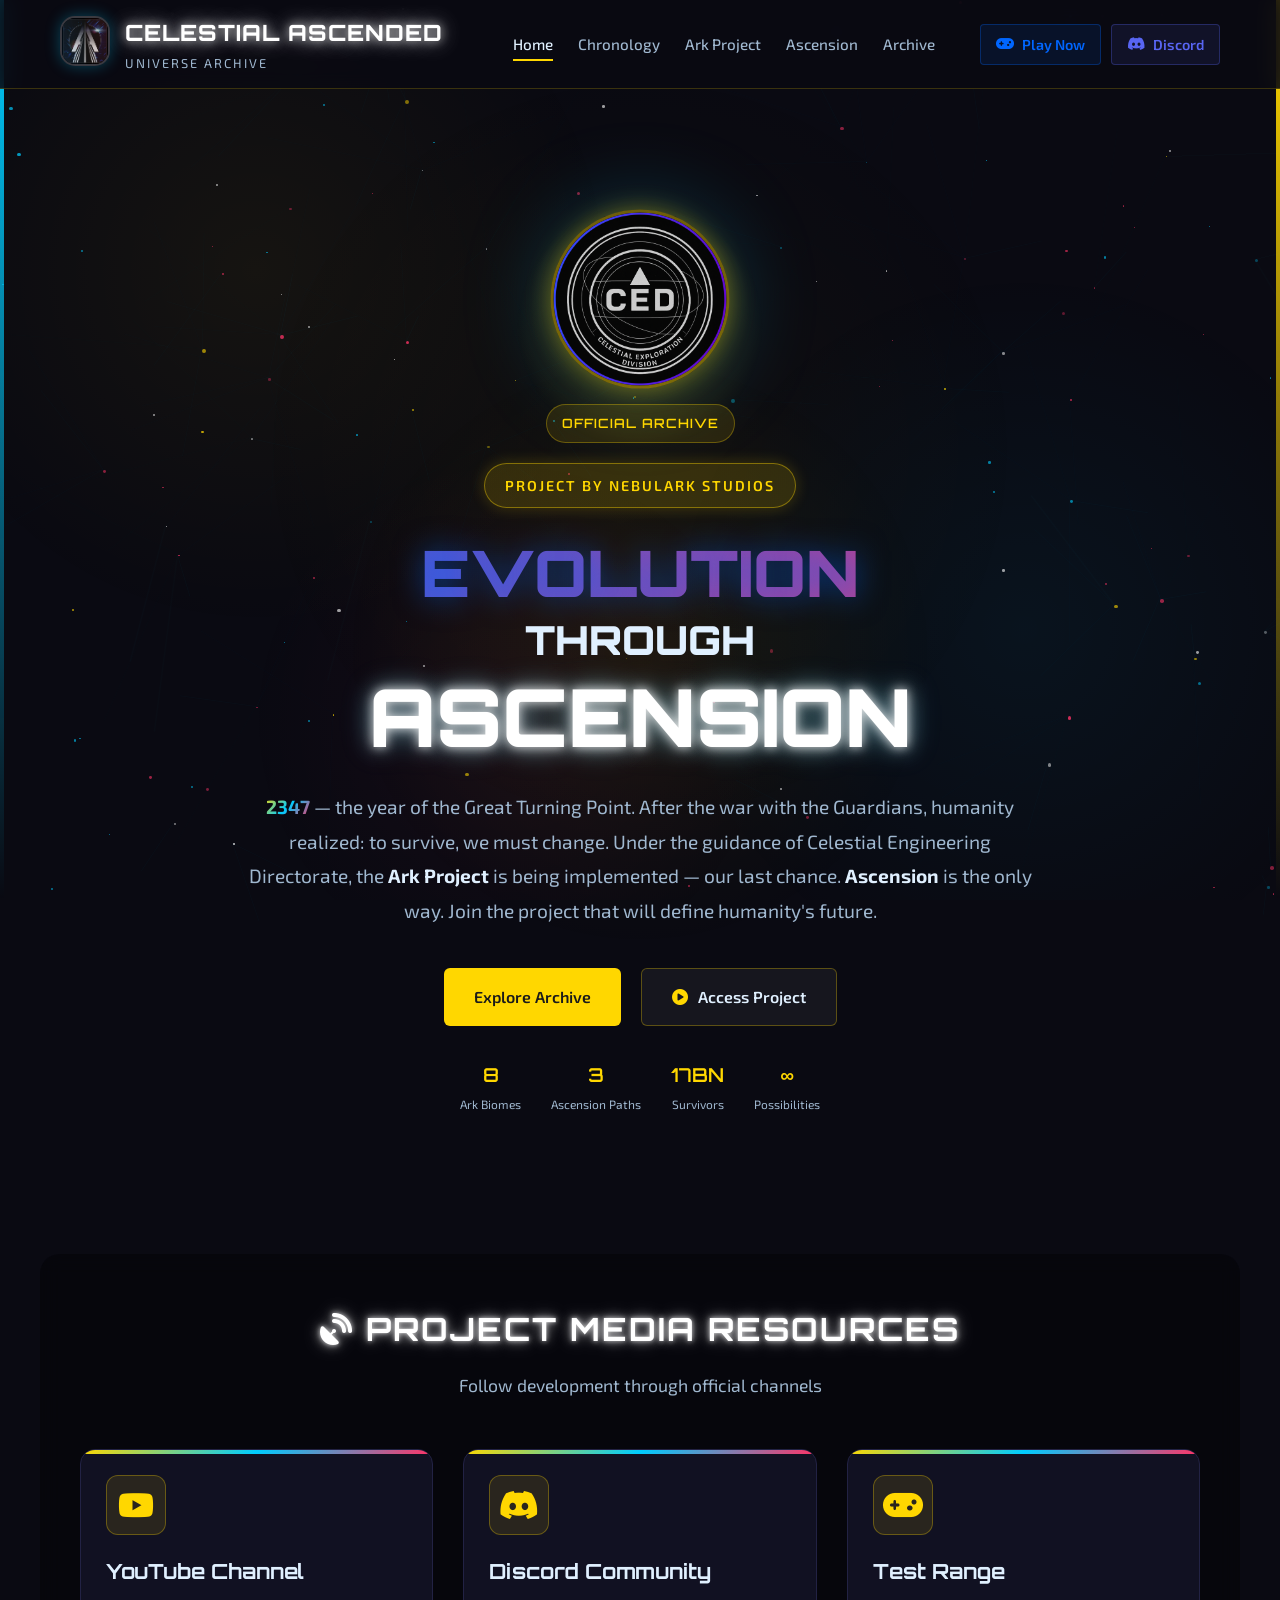
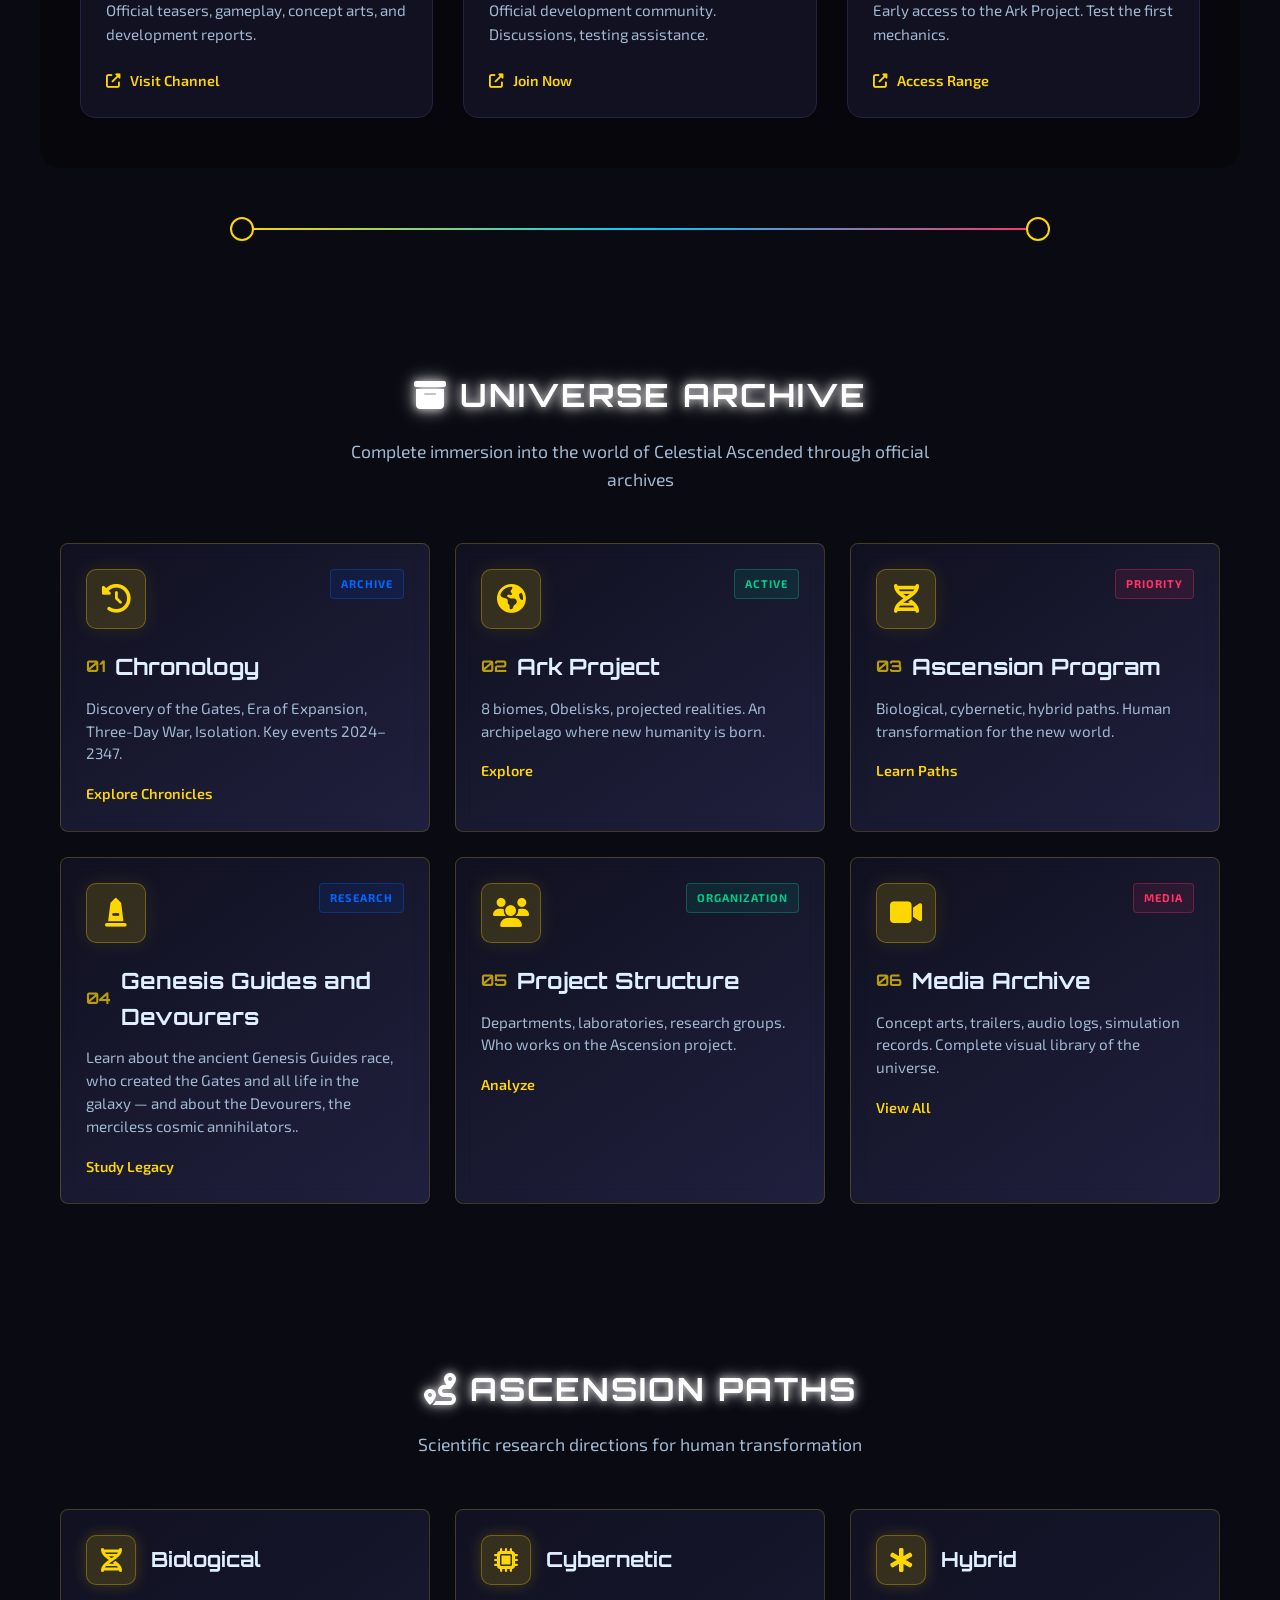
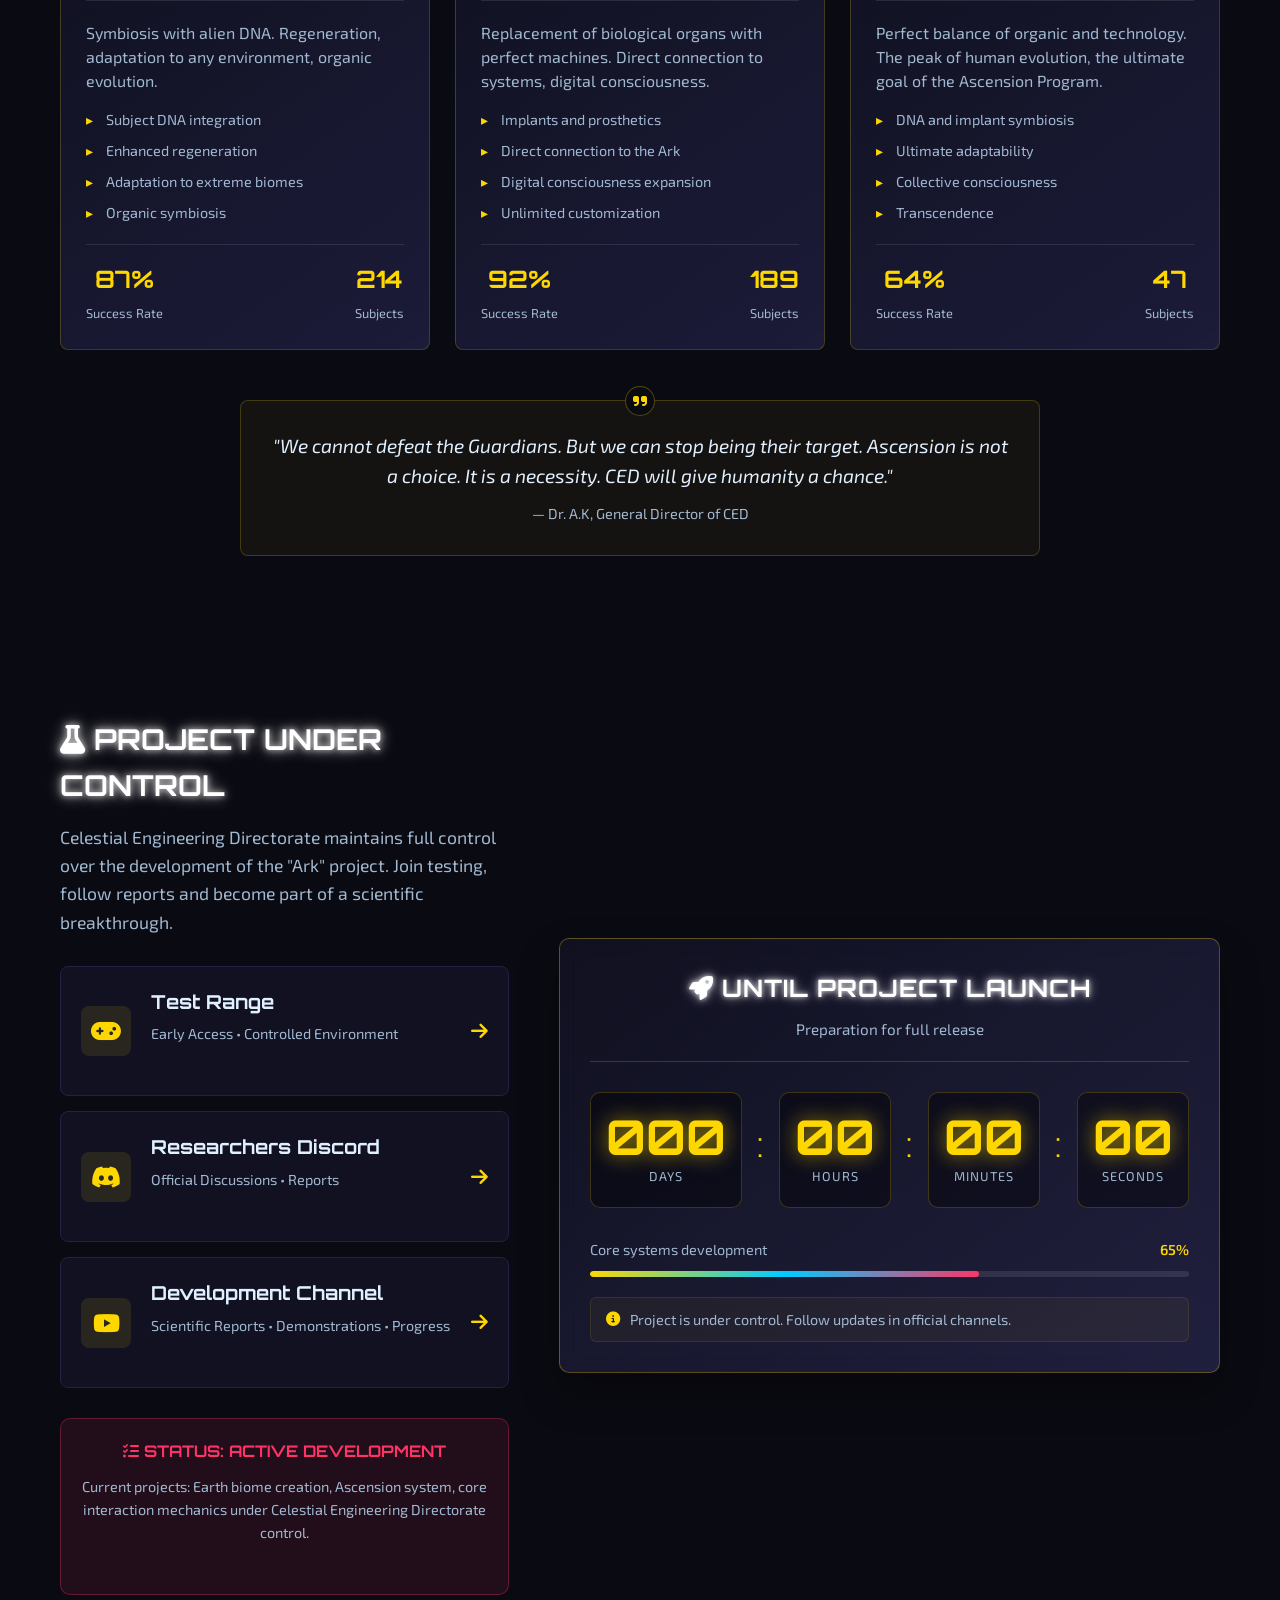
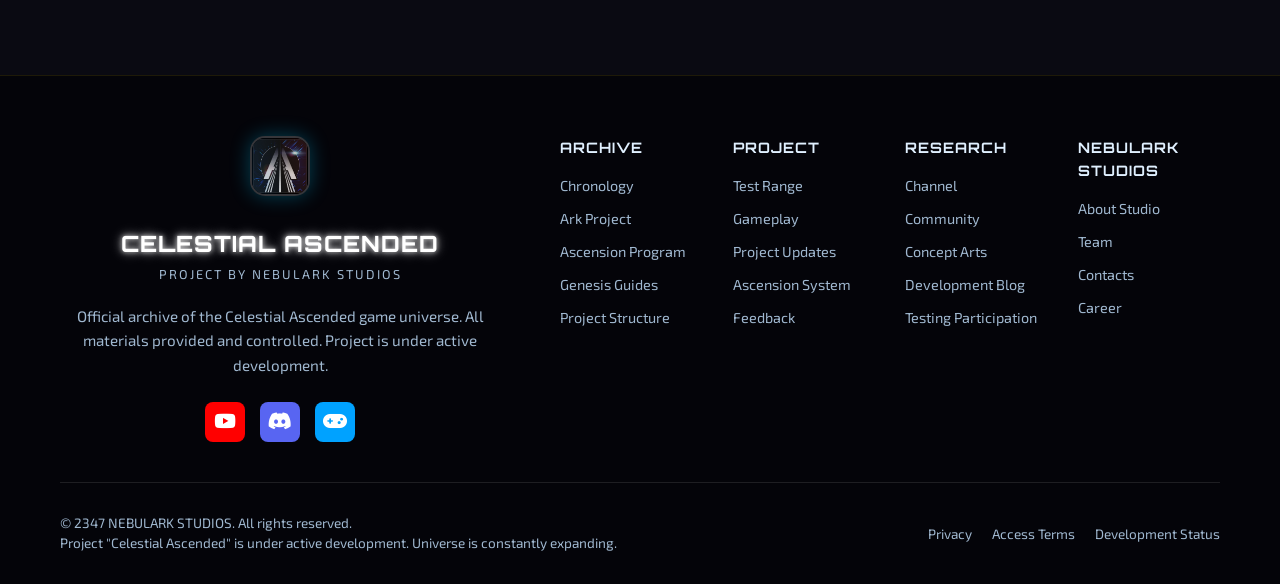
<file: index.html>
<!DOCTYPE html>
<html lang="en">
<head>
    <meta charset="UTF-8">
    <meta name="viewport" content="width=device-width, initial-scale=1.0">
    <title>Celestial Ascended | Universe Archive</title>
    <link rel="stylesheet" href="style.css">
    <link href="https://fonts.googleapis.com/css2?family=Orbitron:wght@400;500;600;700;800;900&family=Exo+2:wght@300;400;500;600;700&display=swap" rel="stylesheet">
    <link rel="stylesheet" href="https://cdnjs.cloudflare.com/ajax/libs/font-awesome/6.4.0/css/all.min.css">
</head>
<body>
    <!-- Matrix background -->
    <div class="matrix-background"></div>
    <div class="constellation" id="constellation"></div>
    
    <!-- Side stripes -->
    <div class="accent-strip left-strip"></div>
    <div class="accent-strip right-strip"></div>
    
    <!-- Background effect -->
    <div class="bg-effect"></div>
    
    <!-- Header -->
    <header class="main-header">
        <div class="container">
            <nav class="navbar">
                <div class="header-logo-container">
                    <a href="index.html">
                        <img src="assets/game-logo.png" alt="Game Logo" class="game-logo-small">
                    </a>
                    <div class="logo">
                        <div class="logo-text">
                            <span class="title glowing-title">CELESTIAL ASCENDED</span>
                            <span class="subtitle">UNIVERSE ARCHIVE</span>
                        </div>
                    </div>
                </div>
                
                <div class="nav-menu">
                    <a href="#" class="nav-link active">Home</a>
                    <a href="chronology.html" class="nav-link">Chronology</a>
                    <a href="ark.html" class="nav-link">Ark Project</a>
                    <a href="ascension.html" class="nav-link">Ascension</a>
                    <a href="archive.html" class="nav-link">Archive</a>
                    <div class="action-buttons">
                        <a href="https://www.roblox.com/games/140504465788557/0-0-1" target="_blank" class="action-btn roblox">
                            <i class="fas fa-gamepad"></i>
                            <span>Play Now</span>
                        </a>
                        <a href="https://discord.gg/gSg4av7GuH" target="_blank" class="action-btn discord">
                            <i class="fab fa-discord"></i>
                            <span>Discord</span>
                        </a>
                    </div>
                </div>
                
                <button class="menu-toggle">
                    <i class="fas fa-bars"></i>
                </button>
            </nav>
        </div>
    </header>

    <!-- Epic hero section -->
    <section class="hero" id="hero-section">
        <div class="container">
            <!-- Large CED logo in center -->
            <div class="hero-logo-section">
                <div class="logo-aura"></div>
                <img src="assets/ced-logo.png" alt="Celestial Engineering Directorate" class="ced-logo-large pulsing">
                <div class="logo-badge">OFFICIAL ARCHIVE</div>
            </div>
            
            <div class="hero-tag">
                <span class="tag">PROJECT BY NEBULARK STUDIOS</span>
            </div>
            
            <h1 class="hero-title" id="main-title">
                <span class="line-1 animated-title" id="evolution-text">EVOLUTION</span>
                <span class="line-2" id="through-text">THROUGH</span>
                <span class="line-3" id="ascension-text">ASCENSION</span>
            </h1>
            
            <p class="hero-description">
                <span class="year">2347</span> — the year of the Great Turning Point. After the war with the Guardians, humanity realized: 
                to survive, we must change. Under the guidance of Celestial Engineering Directorate, 
                the <strong>Ark Project</strong> is being implemented — our last chance. 
                <strong>Ascension</strong> is the only way. Join the project that will define humanity's future.
            </p>
            
            <div class="hero-actions">
                <a href="#explore" class="hero-btn primary">
                    <span class="btn-text">Explore Archive</span>
                </a>
                <a href="https://www.roblox.com/games/140504465788557/0-0-1" target="_blank" class="hero-btn secondary">
                    <i class="fas fa-play-circle"></i>
                    <span class="btn-text">Access Project</span>
                </a>
            </div>
            
            <div class="hero-stats">
                <div class="stat">
                    <div class="stat-value">8</div>
                    <div class="stat-label">Ark Biomes</div>
                </div>
                <div class="stat">
                    <div class="stat-value">3</div>
                    <div class="stat-label">Ascension Paths</div>
                </div>
                <div class="stat">
                    <div class="stat-value">17BN</div>
                    <div class="stat-label">Survivors</div>
                </div>
                <div class="stat">
                    <div class="stat-value">∞</div>
                    <div class="stat-label">Possibilities</div>
                </div>
            </div>
        </div>
    </section>

    <!-- Media Resources -->
    <section class="media-section">
        <div class="container">
            <div class="section-header">
                <h2 class="section-title glowing-title"><i class="fas fa-satellite-dish"></i> PROJECT MEDIA RESOURCES</h2>
                <p class="section-subtitle">
                    Follow development through official channels
                </p>
            </div>
            
            <div class="media-grid">
                <div class="media-card">
                    <div class="media-content">
                        <div class="media-icon">
                            <i class="fab fa-youtube"></i>
                        </div>
                        <h3>YouTube Channel</h3>
                        <p>Official teasers, gameplay, concept arts, and development reports.</p>
                        <a href="https://www.youtube.com/@NebularkStd" target="_blank" class="media-link">
                            <i class="fas fa-external-link-alt"></i>
                            Visit Channel
                        </a>
                    </div>
                </div>
                
                <div class="media-card">
                    <div class="media-content">
                        <div class="media-icon">
                            <i class="fab fa-discord"></i>
                        </div>
                        <h3>Discord Community</h3>
                        <p>Official development community. Discussions, testing assistance.</p>
                        <a href="https://discord.gg/gSg4av7GuH" target="_blank" class="media-link">
                            <i class="fas fa-external-link-alt"></i>
                            Join Now
                        </a>
                    </div>
                </div>
                
                <div class="media-card">
                    <div class="media-content">
                        <div class="media-icon">
                            <i class="fas fa-gamepad"></i>
                        </div>
                        <h3>Test Range</h3>
                        <p>Early access to the Ark Project. Test the first mechanics.</p>
                        <a href="https://www.roblox.com/games/140504465788557/0-0-1" target="_blank" class="media-link">
                            <i class="fas fa-external-link-alt"></i>
                            Access Range
                        </a>
                    </div>
                </div>
            </div>
        </div>
    </section>

    <!-- Divider -->
    <div class="divider"></div>

    <!-- Section Navigation -->
    <section class="section-nav" id="explore">
        <div class="container">
            <div class="section-header">
                <h2 class="section-title glowing-title"><i class="fas fa-archive"></i> UNIVERSE ARCHIVE</h2>
                <p class="section-subtitle">
                    Complete immersion into the world of Celestial Ascended through official archives
                </p>
            </div>
            
            <div class="nav-cards">
                <a href="chronology.html" class="nav-card">
                    <div class="card-icon">
                        <i class="fas fa-history"></i>
                    </div>
                    <div class="card-content">
                        <h3><span class="card-num">01</span> Chronology</h3>
                        <p>Discovery of the Gates, Era of Expansion, Three-Day War, Isolation. Key events 2024–2347.</p>
                        <span class="card-link">Explore Chronicles <i class="fas fa-arrow-up-right"></i></span>
                    </div>
                    <div class="card-badge historical">Archive</div>
                </a>
                
                <a href="ark.html" class="nav-card">
                    <div class="card-icon">
                        <i class="fas fa-globe-americas"></i>
                    </div>
                    <div class="card-content">
                        <h3><span class="card-num">02</span> Ark Project</h3>
                        <p>8 biomes, Obelisks, projected realities. An archipelago where new humanity is born.</p>
                        <span class="card-link">Explore <i class="fas fa-arrow-up-right"></i></span>
                    </div>
                    <div class="card-badge active">ACTIVE</div>
                </a>
                
                <a href="ascension.html" class="nav-card">
                    <div class="card-icon">
                        <i class="fas fa-dna"></i>
                    </div>
                    <div class="card-content">
                        <h3><span class="card-num">03</span> Ascension Program</h3>
                        <p>Biological, cybernetic, hybrid paths. Human transformation for the new world.</p>
                        <span class="card-link">Learn Paths <i class="fas fa-arrow-up-right"></i></span>
                    </div>
                    <div class="card-badge priority">PRIORITY</div>
                </a>
                
                <a href="progenitors.html" class="nav-card">
                    <div class="card-icon">
                        <i class="fas fa-monument"></i>
                    </div>
                    <div class="card-content">
                        <h3><span class="card-num">04</span> Genesis Guides and Devourers</h3>
                        <p>Learn about the ancient Genesis Guides race, who created the Gates and all life in the galaxy — and about the Devourers, the merciless cosmic annihilators..</p>
                        <span class="card-link">Study Legacy <i class="fas fa-arrow-up-right"></i></span>
                    </div>
                    <div class="card-badge historical">RESEARCH</div>
                </a>
                
                <a href="structure.html" class="nav-card">
                    <div class="card-icon">
                        <i class="fas fa-users"></i>
                    </div>
                    <div class="card-content">
                        <h3><span class="card-num">05</span> Project Structure</h3>
                        <p>Departments, laboratories, research groups. Who works on the Ascension project.</p>
                        <span class="card-link">Analyze <i class="fas fa-arrow-up-right"></i></span>
                    </div>
                    <div class="card-badge active">ORGANIZATION</div>
                </a>
                
                <a href="media.html" class="nav-card">
                    <div class="card-icon">
                        <i class="fas fa-video"></i>
                    </div>
                    <div class="card-content">
                        <h3><span class="card-num">06</span> Media Archive</h3>
                        <p>Concept arts, trailers, audio logs, simulation records. Complete visual library of the universe.</p>
                        <span class="card-link">View All <i class="fas fa-arrow-up-right"></i></span>
                    </div>
                    <div class="card-badge priority">MEDIA</div>
                </a>
            </div>
        </div>
    </section>

    <!-- Ascension Paths -->
    <section class="paths-section">
        <div class="container">
            <div class="section-header">
                <h2 class="section-title glowing-title"><i class="fas fa-route"></i> ASCENSION PATHS</h2>
                <p class="section-subtitle">
                    Scientific research directions for human transformation
                </p>
            </div>
            
            <div class="paths-container">
                <div class="path-card">
                    <div class="path-header">
                        <div class="path-icon">
                            <i class="fas fa-dna"></i>
                        </div>
                        <h3>Biological</h3>
                    </div>
                    <div class="path-content">
                        <p>Symbiosis with alien DNA. Regeneration, adaptation to any environment, organic evolution.</p>
                        <ul class="path-features">
                            <li>Subject DNA integration</li>
                            <li>Enhanced regeneration</li>
                            <li>Adaptation to extreme biomes</li>
                            <li>Organic symbiosis</li>
                        </ul>
                    </div>
                    <div class="path-stats">
                        <div class="stat">
                            <span class="value">87%</span>
                            <span class="label">Success Rate</span>
                        </div>
                        <div class="stat">
                            <span class="value">214</span>
                            <span class="label">Subjects</span>
                        </div>
                    </div>
                </div>
                
                <div class="path-card">
                    <div class="path-header">
                        <div class="path-icon">
                            <i class="fas fa-microchip"></i>
                        </div>
                        <h3>Cybernetic</h3>
                    </div>
                    <div class="path-content">
                        <p>Replacement of biological organs with perfect machines. Direct connection to systems, digital consciousness.</p>
                        <ul class="path-features">
                            <li>Implants and prosthetics</li>
                            <li>Direct connection to the Ark</li>
                            <li>Digital consciousness expansion</li>
                            <li>Unlimited customization</li>
                        </ul>
                    </div>
                    <div class="path-stats">
                        <div class="stat">
                            <span class="value">92%</span>
                            <span class="label">Success Rate</span>
                        </div>
                        <div class="stat">
                            <span class="value">189</span>
                            <span class="label">Subjects</span>
                        </div>
                    </div>
                </div>
                
                <div class="path-card">
                    <div class="path-header">
                        <div class="path-icon">
                            <i class="fas fa-star-of-life"></i>
                        </div>
                        <h3>Hybrid</h3>
                    </div>
                    <div class="path-content">
                        <p>Perfect balance of organic and technology. The peak of human evolution, the ultimate goal of the Ascension Program.</p>
                        <ul class="path-features">
                            <li>DNA and implant symbiosis</li>
                            <li>Ultimate adaptability</li>
                            <li>Collective consciousness</li>
                            <li>Transcendence</li>
                        </ul>
                    </div>
                    <div class="path-stats">
                        <div class="stat">
                            <span class="value">64%</span>
                            <span class="label">Success Rate</span>
                        </div>
                        <div class="stat">
                            <span class="value">47</span>
                            <span class="label">Subjects</span>
                        </div>
                    </div>
                </div>
            </div>
            
            <div class="path-quote">
                <div class="quote-icon">
                    <i class="fas fa-quote-right"></i>
                </div>
                <p>"We cannot defeat the Guardians. But we can stop being their target. Ascension is not a choice. It is a necessity. CED will give humanity a chance."</p>
                <div class="quote-author">— Dr. A.K, General Director of CED</div>
            </div>
        </div>
    </section>

    <!-- Game links and timer -->
    <section class="game-section">
        <div class="container">
            <div class="game-content">
                <div class="game-info">
                    <h3 class="glowing-title"><i class="fas fa-flask"></i> PROJECT UNDER CONTROL</h3>
                    <p>Celestial Engineering Directorate maintains full control over the development of the "Ark" project. Join testing, follow reports and become part of a scientific breakthrough.</p>
                    
                    <div class="game-links">
                        <a href="https://www.roblox.com/games/140504465788557/0-0-1" target="_blank" class="game-link">
                            <div class="link-icon">
                                <i class="fas fa-gamepad"></i>
                            </div>
                            <div class="link-content">
                                <h4>Test Range</h4>
                                <p>Early Access • Controlled Environment</p>
                            </div>
                            <div class="link-arrow">
                                <i class="fas fa-arrow-right"></i>
                            </div>
                        </a>
                        
                        <a href="https://discord.gg/gSg4av7GuH" target="_blank" class="game-link">
                            <div class="link-icon">
                                <i class="fab fa-discord"></i>
                            </div>
                            <div class="link-content">
                                <h4>Researchers Discord</h4>
                                <p>Official Discussions • Reports</p>
                            </div>
                            <div class="link-arrow">
                                <i class="fas fa-arrow-right"></i>
                            </div>
                        </a>
                        
                        <a href="https://www.youtube.com/@NebularkStd" target="_blank" class="game-link">
                            <div class="link-icon">
                                <i class="fab fa-youtube"></i>
                            </div>
                            <div class="link-content">
                                <h4>Development Channel</h4>
                                <p>Scientific Reports • Demonstrations • Progress</p>
                            </div>
                            <div class="link-arrow">
                                <i class="fas fa-arrow-right"></i>
                            </div>
                        </a>
                    </div>

                    <!-- Development status -->
                    <div class="dev-status">
                        <h4><i class="fas fa-tasks"></i> STATUS: ACTIVE DEVELOPMENT</h4>
                        <p>Current projects: Earth biome creation, Ascension system, core interaction mechanics under Celestial Engineering Directorate control.</p>
                    </div>
                </div>
                
                <div class="countdown-box">
                    <div class="countdown-header">
                        <h4 class="glowing-title"><i class="fas fa-rocket"></i> UNTIL PROJECT LAUNCH</h4>
                        <p>Preparation for full release</p>
                    </div>
                    
                    <div class="countdown-timer">
                        <div class="countdown-unit" id="days-unit">
                            <div class="unit-value" id="days">000</div>
                            <div class="unit-label">DAYS</div>
                        </div>
                        <div class="countdown-separator">:</div>
                        <div class="countdown-unit">
                            <div class="unit-value" id="hours">00</div>
                            <div class="unit-label">HOURS</div>
                        </div>
                        <div class="countdown-separator">:</div>
                        <div class="countdown-unit">
                            <div class="unit-value" id="minutes">00</div>
                            <div class="unit-label">MINUTES</div>
                        </div>
                        <div class="countdown-separator">:</div>
                        <div class="countdown-unit">
                            <div class="unit-value" id="seconds">00</div>
                            <div class="unit-label">SECONDS</div>
                        </div>
                    </div>
                    
                    <div class="countdown-progress">
                        <div class="progress-label">
                            <span>Core systems development</span>
                            <span id="progress-percent">65%</span>
                        </div>
                        <div class="progress-bar">
                            <div class="progress-fill" id="progress-fill"></div>
                        </div>
                    </div>
                    
                    <div class="countdown-note">
                        <i class="fas fa-info-circle"></i>
                        Project is under control. Follow updates in official channels.
                    </div>
                </div>
            </div>
        </div>
    </section>

    <!-- Footer -->
    <footer class="main-footer">
        <div class="container">
            <div class="footer-content">
                <div class="footer-brand">
                    <div class="logo">
                        <img src="assets/game-logo.png" alt="Game Logo" class="game-logo-footer">
                        <div class="logo-text">
                            <span class="title glowing-title">CELESTIAL ASCENDED</span>
                            <span class="subtitle">PROJECT BY NEBULARK STUDIOS</span>
                        </div>
                    </div>
                    <p class="footer-description">
                        Official archive of the Celestial Ascended game universe. All materials provided 
                        and controlled. Project is under active development.
                    </p>
                    
                    <div class="footer-social">
                        <a href="https://www.youtube.com/@NebularkStd" target="_blank" class="social-link youtube">
                            <i class="fab fa-youtube"></i>
                        </a>
                        <a href="https://discord.gg/gSg4av7GuH" target="_blank" class="social-link discord">
                            <i class="fab fa-discord"></i>
                        </a>
                        <a href="https://www.roblox.com/games/140504465788557/0-0-1" target="_blank" class="social-link roblox">
                            <i class="fas fa-gamepad"></i>
                        </a>
                    </div>
                </div>
                
                <div class="footer-links">
                    <div class="link-group">
                        <h4>ARCHIVE</h4>
                        <a href="chronology.html">Chronology</a>
                        <a href="ark.html">Ark Project</a>
                        <a href="ascension.html">Ascension Program</a>
                        <a href="progenitors.html">Genesis Guides</a>
                        <a href="structure.html">Project Structure</a>
                    </div>
                    
                    <div class="link-group">
                        <h4>PROJECT</h4>
                        <a href="https://www.roblox.com/games/140504465788557/0-0-1" target="_blank">Test Range</a>
                        <a href="#">Gameplay</a>
                        <a href="#">Project Updates</a>
                        <a href="ascension.html">Ascension System</a>
                        <a href="#">Feedback</a>
                    </div>
                    
                    <div class="link-group">
                        <h4>RESEARCH</h4>
                        <a href="https://www.youtube.com/@NebularkStd" target="_blank">Channel</a>
                        <a href="https://discord.gg/gSg4av7GuH" target="_blank">Community</a>
                        <a href="media.html">Concept Arts</a>
                        <a href="#">Development Blog</a>
                        <a href="#">Testing Participation</a>
                    </div>
                    
                    <div class="link-group">
                        <h4>NEBULARK STUDIOS</h4>
                        <a href="#">About Studio</a>
                        <a href="#">Team</a>
                        <a href="#">Contacts</a>
                        <a href="#">Career</a>
                    </div>
                </div>
            </div>
            
            <div class="footer-bottom">
                <div class="footer-legal">
                    <div class="legal-text">
                        © 2347 NEBULARK STUDIOS. All rights reserved.<br>
                        Project "Celestial Ascended" is under active development. Universe is constantly expanding.
                    </div>
                    <div class="legal-links">
                        <a href="#">Privacy</a>
                        <a href="#">Access Terms</a>
                        <a href="#">Development Status</a>
                    </div>
                </div>
            </div>
        </div>
    </footer>

    <!-- Particles -->
    <div class="particles-container" id="particles"></div>
    
    <script src="script.js"></script>
</body>
</html>
</file>
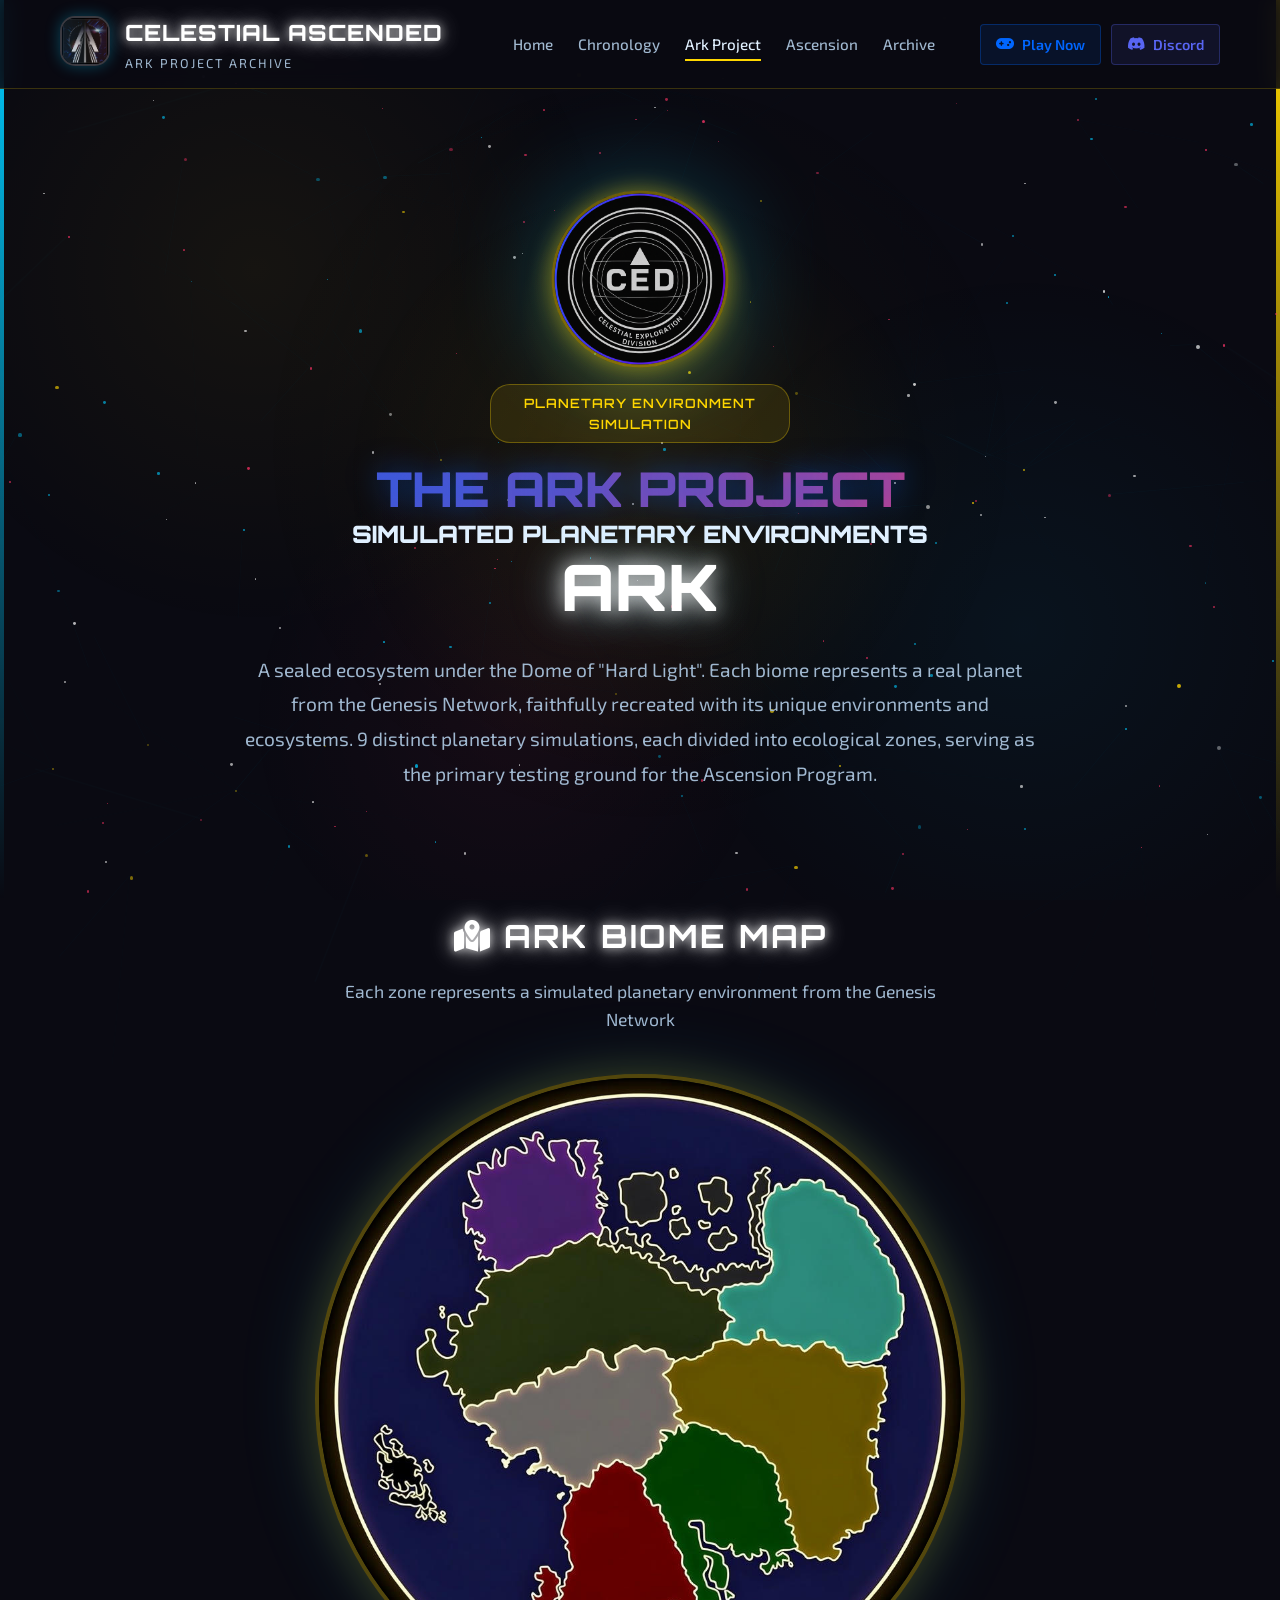
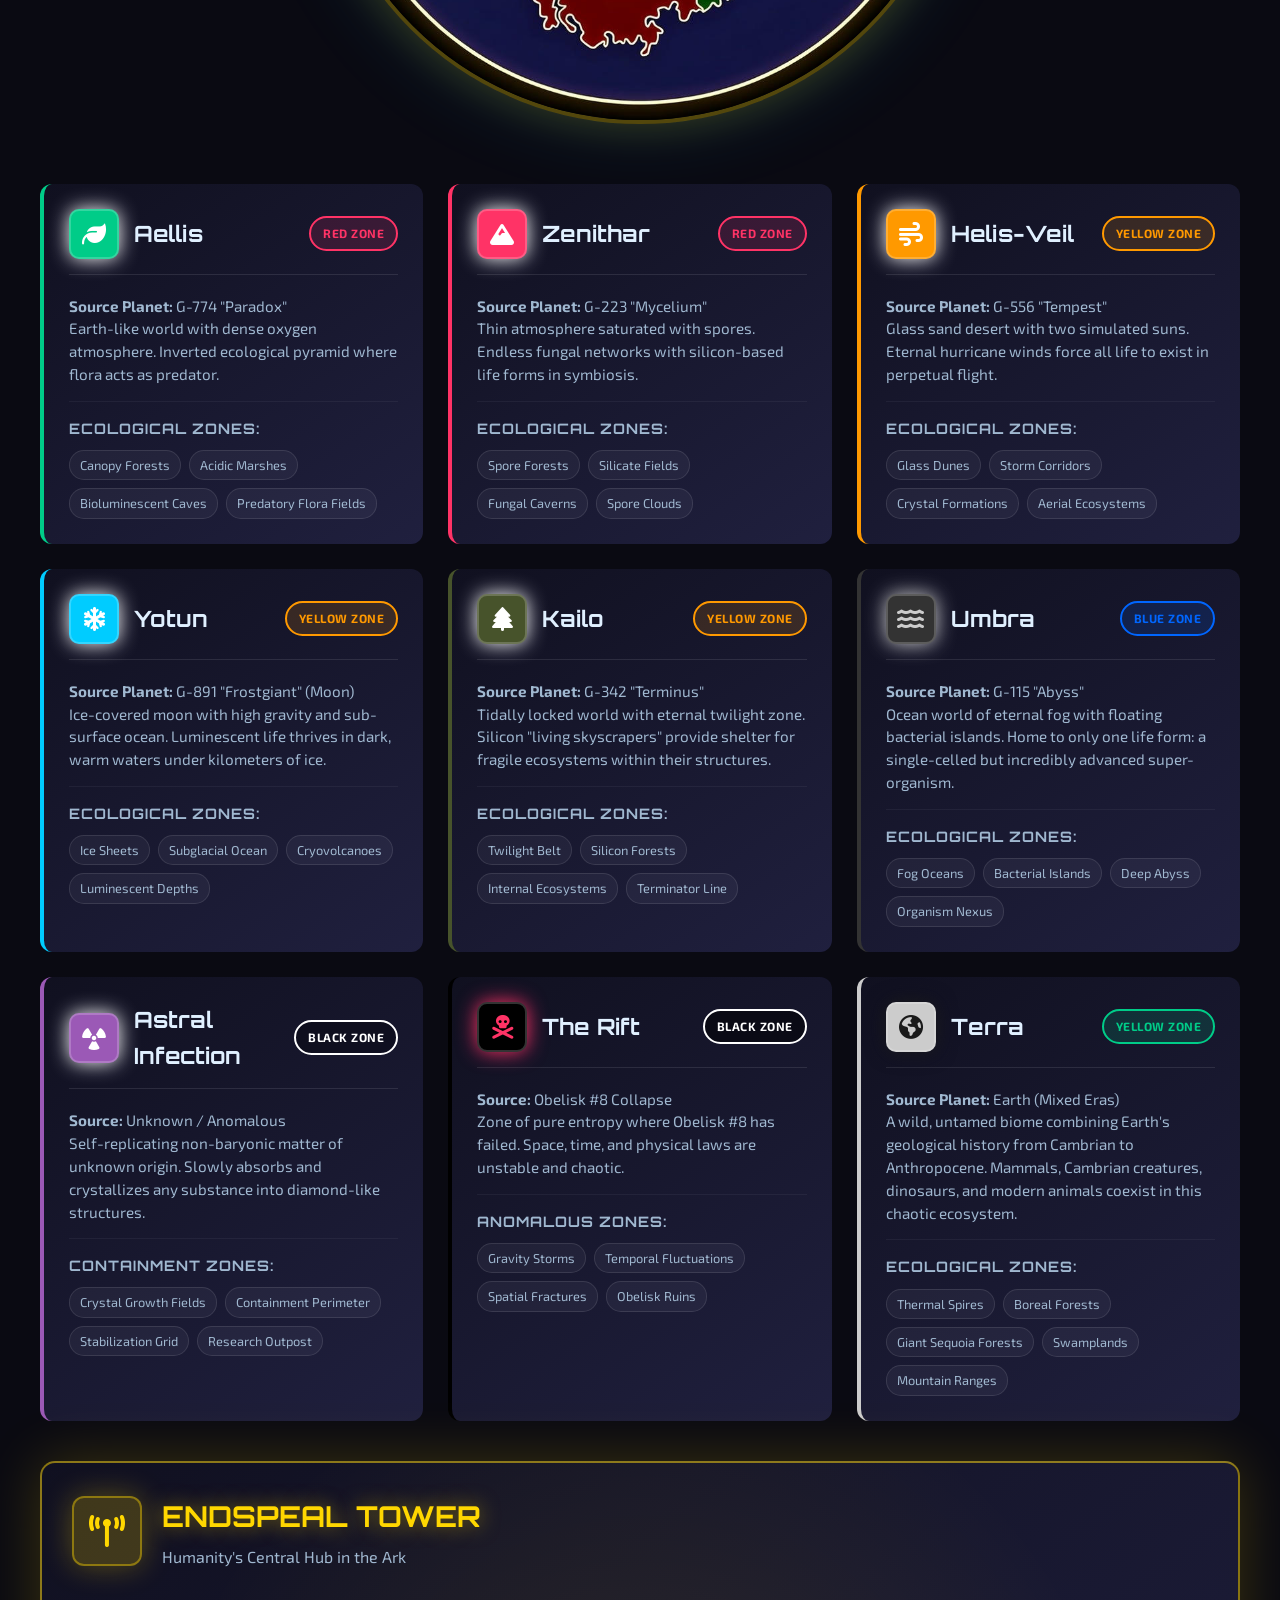
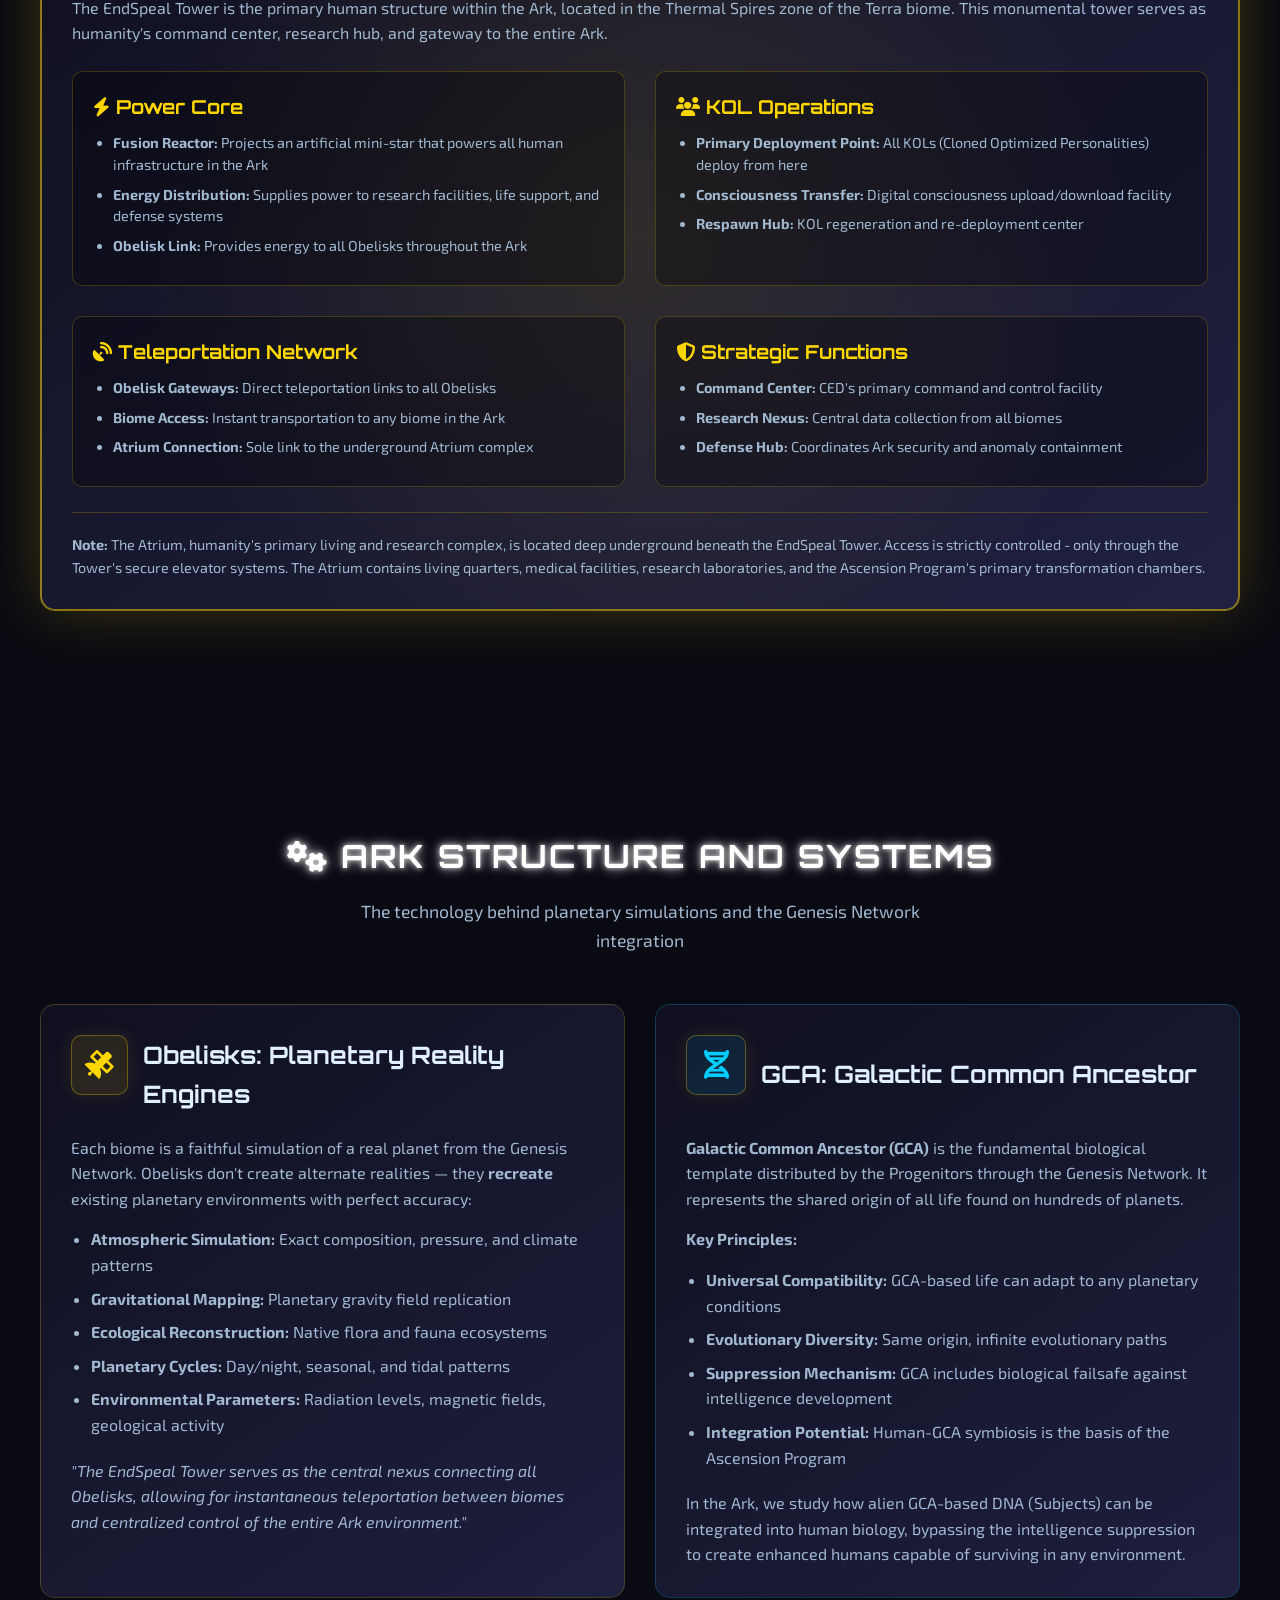
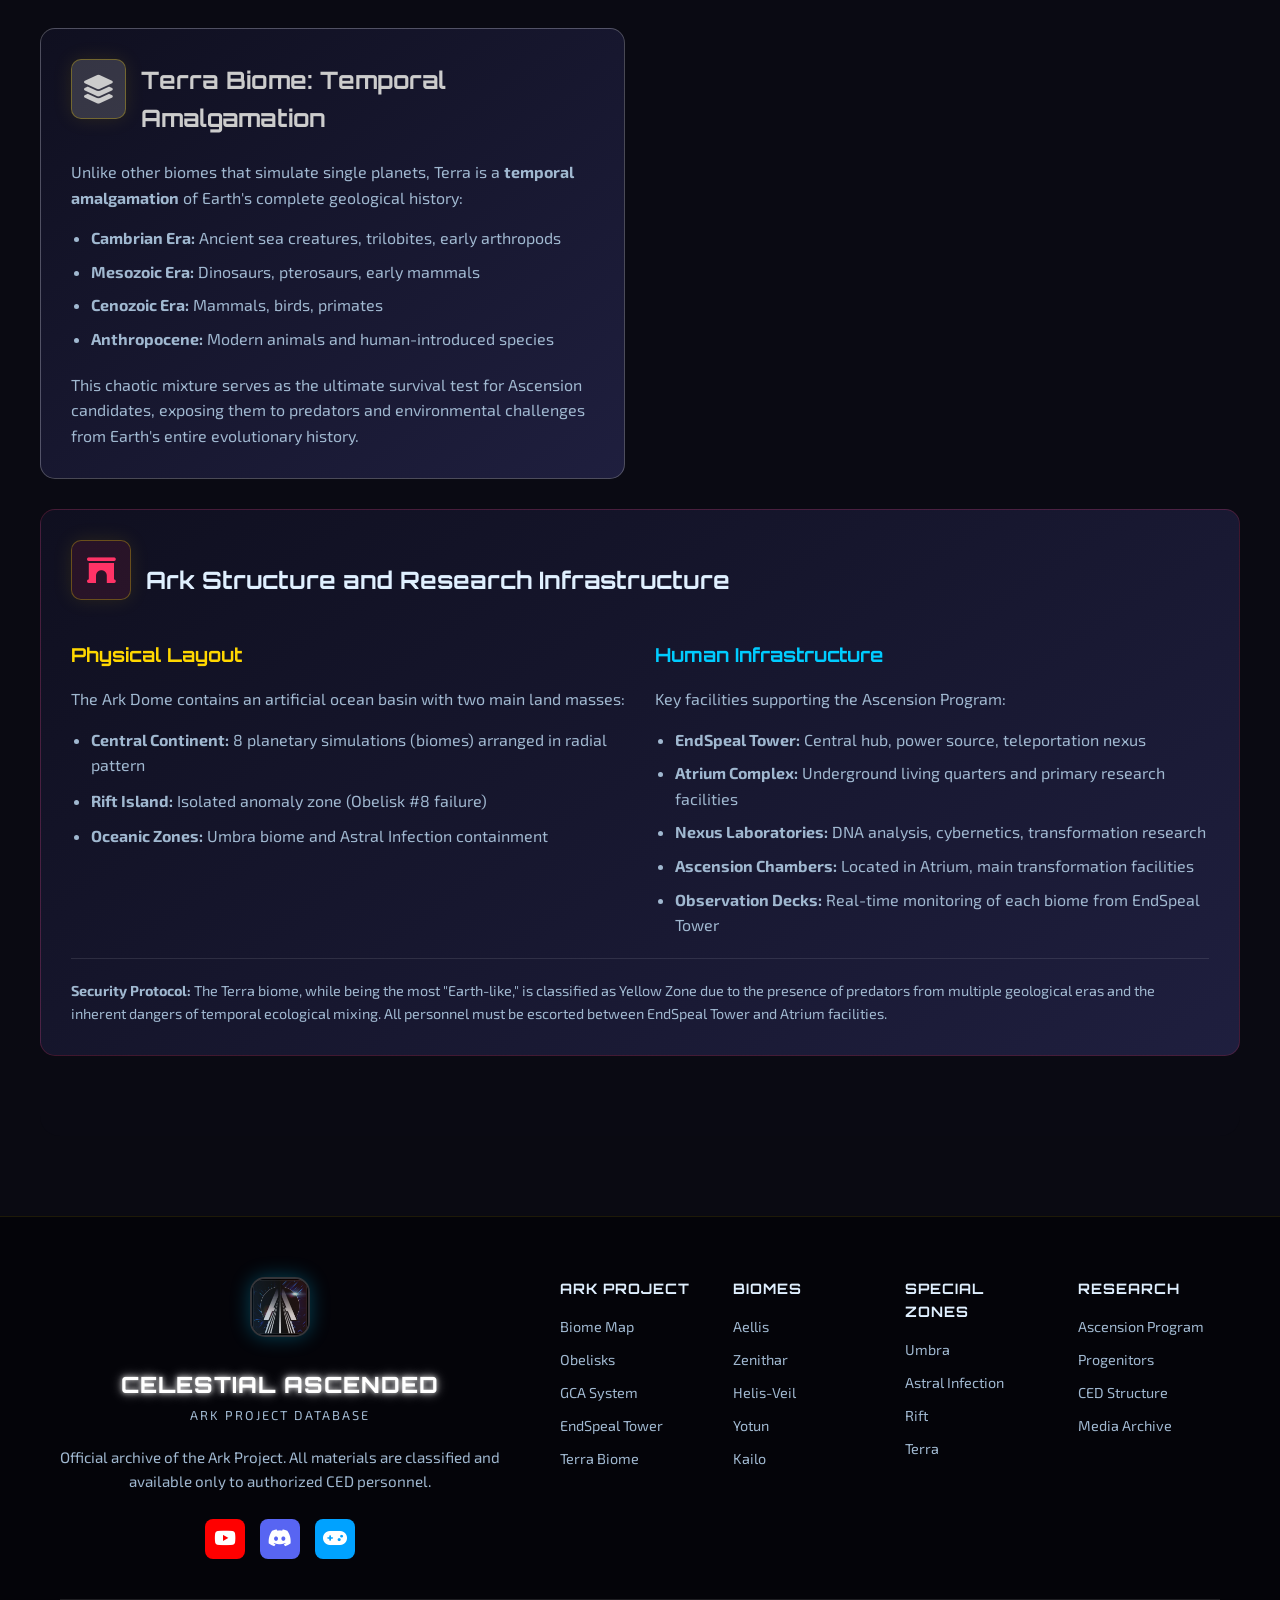
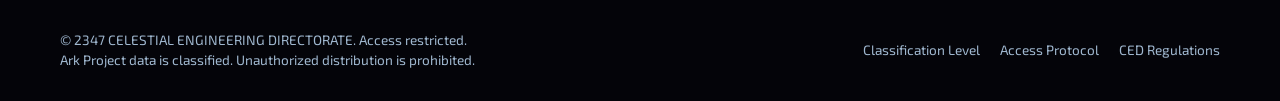
<file: ark.html>
<!DOCTYPE html>
<html lang="en">
<head>
    <meta charset="UTF-8">
    <meta name="viewport" content="width=device-width, initial-scale=1.0">
    <title>Ark Project | Celestial Ascended</title>
    <link rel="stylesheet" href="style.css">
    <link href="https://fonts.googleapis.com/css2?family=Orbitron:wght@400;500;600;700;800;900&family=Exo+2:wght@300;400;500;600;700&display=swap" rel="stylesheet">
    <link rel="stylesheet" href="https://cdnjs.cloudflare.com/ajax/libs/font-awesome/6.4.0/css/all.min.css">
    <style>
        /* Дополнительные стили для страницы Ark */
        .ark-page .hero {
            padding: 60px 0 40px;
        }
        
        .ark-page .hero-logo-section {
            margin-bottom: 20px;
        }
        
        .ark-page .hero-title .line-1 {
            font-size: 3rem;
            margin-bottom: 5px;
        }
        
        .ark-page .hero-title .line-2 {
            font-size: 1.5rem;
            margin-bottom: 5px;
        }
        
        .ark-page .hero-title .line-3 {
            font-size: 4rem;
        }
        
        .circular-map-container {
            position: relative;
            width: 100%;
            max-width: 650px;
            margin: 0 auto 40px;
        }
        
        .circular-map {
            width: 100%;
            height: 650px;
            border-radius: 50%;
            overflow: hidden;
            position: relative;
            border: 4px solid rgba(255, 215, 0, 0.3);
            box-shadow: 
                0 0 40px rgba(255, 215, 0, 0.2),
                0 0 80px rgba(0, 204, 255, 0.15),
                inset 0 0 60px rgba(0, 0, 0, 0.5);
            animation: mapGlow 4s infinite alternate;
        }
        
        @keyframes mapGlow {
            0% {
                box-shadow: 
                    0 0 40px rgba(255, 215, 0, 0.2),
                    0 0 80px rgba(0, 204, 255, 0.15),
                    inset 0 0 60px rgba(0, 0, 0, 0.5);
            }
            100% {
                box-shadow: 
                    0 0 60px rgba(255, 215, 0, 0.3),
                    0 0 100px rgba(0, 204, 255, 0.25),
                    0 0 140px rgba(255, 51, 102, 0.1),
                    inset 0 0 80px rgba(0, 0, 0, 0.6);
            }
        }
        
        .circular-map img {
            width: 100%;
            height: 100%;
            object-fit: cover;
            transition: transform 5s ease;
        }
        
        .circular-map:hover img {
            transform: scale(1.05);
        }
        
        .biome-info-grid {
            display: grid;
            grid-template-columns: repeat(auto-fill, minmax(350px, 1fr));
            gap: 25px;
            width: 100%;
            max-width: 1200px;
            margin: 60px auto 0;
        }
        
        .info-panel {
            background: linear-gradient(145deg, rgba(17, 17, 34, 0.9), rgba(34, 34, 68, 0.9));
            border-radius: 12px;
            padding: 25px;
            transition: all 0.4s cubic-bezier(0.175, 0.885, 0.32, 1.275);
            position: relative;
            overflow: hidden;
            cursor: pointer;
        }
        
        .info-panel::before {
            content: '';
            position: absolute;
            top: 0;
            left: 0;
            right: 0;
            height: 4px;
            background: var(--epic-gradient);
            opacity: 0;
            transition: opacity 0.3s;
        }
        
        .info-panel:hover {
            transform: translateY(-10px) scale(1.02);
            box-shadow: 0 20px 40px rgba(0, 0, 0, 0.4);
        }
        
        .info-panel:hover::before {
            opacity: 1;
        }
        
        .panel-header {
            display: flex;
            align-items: center;
            gap: 15px;
            margin-bottom: 20px;
            padding-bottom: 15px;
            border-bottom: 1px solid rgba(255, 255, 255, 0.1);
        }
        
        .biome-icon {
            width: 50px;
            height: 50px;
            border-radius: 10px;
            display: flex;
            align-items: center;
            justify-content: center;
            font-size: 1.5rem;
            color: white;
            flex-shrink: 0;
            border: 2px solid rgba(255, 255, 255, 0.2);
            box-shadow: 0 0 20px currentColor;
        }
        
        .biome-title {
            font-family: 'Orbitron', sans-serif;
            font-size: 1.4rem;
            color: var(--text);
            flex: 1;
        }
        
        .status-badge {
            padding: 6px 12px;
            border-radius: 20px;
            font-size: 0.75rem;
            font-weight: 700;
            letter-spacing: 0.5px;
            text-transform: uppercase;
            border: 2px solid;
        }
        
        .sub-biomes {
            margin-top: 15px;
            padding-top: 15px;
            border-top: 1px solid rgba(255, 255, 255, 0.05);
        }
        
        .sub-biomes h4 {
            font-family: 'Orbitron', sans-serif;
            font-size: 0.9rem;
            color: var(--text-secondary);
            margin-bottom: 10px;
            text-transform: uppercase;
            letter-spacing: 1px;
        }
        
        .sub-biome-list {
            display: flex;
            flex-wrap: wrap;
            gap: 8px;
        }
        
        .sub-biome-tag {
            padding: 4px 10px;
            background: rgba(255, 255, 255, 0.05);
            border-radius: 15px;
            font-size: 0.8rem;
            color: var(--text-secondary);
            border: 1px solid rgba(255, 255, 255, 0.1);
        }
        
        /* Цвета биомов */
        .biome-aellis { border-left: 4px solid #00cc88; }
        .biome-aellis .biome-icon { background: #00cc88; }
        .biome-aellis .status-badge { background: rgba(255, 51, 102, 0.15); color: #ff3366; border-color: #ff3366; }
        
        .biome-zenithar { border-left: 4px solid #ff3366; }
        .biome-zenithar .biome-icon { background: #ff3366; }
        .biome-zenithar .status-badge { background: rgba(255, 51, 102, 0.15); color: #ff3366; border-color: #ff3366; }
        
        .biome-helis { border-left: 4px solid #ff9900; }
        .biome-helis .biome-icon { background: #ff9900; }
        .biome-helis .status-badge { background: rgba(255, 153, 0, 0.15); color: #ff9900; border-color: #ff9900; }
        
        .biome-yotun { border-left: 4px solid #00ccff; }
        .biome-yotun .biome-icon { background: #00ccff; }
        .biome-yotun .status-badge { background: rgba(255, 153, 0, 0.15); color: #ff9900; border-color: #ff9900; }
        
        .biome-kailo { border-left: 4px solid #47532b; }
        .biome-kailo .biome-icon { background: #47532b; }
        .biome-kailo .status-badge { background: rgba(255, 153, 0, 0.15); color: #ff9900; border-color: #ff9900; }
        
        .biome-umbra { border-left: 4px solid #333333; }
        .biome-umbra .biome-icon { background: #333333; color: #cccccc; }
        .biome-umbra .status-badge { background: rgba(0, 102, 255, 0.15); color: #0066ff; border-color: #0066ff; }
        
        .biome-astral { border-left: 4px solid #9b59b6; }
        .biome-astral .biome-icon { background: #9b59b6; }
        .biome-astral .status-badge { background: rgba(0, 0, 0, 0.3); color: #fff; border-color: #fff; }
        
        .biome-rift { border-left: 4px solid #000; }
        .biome-rift .biome-icon { background: #000; color: #ff3366; }
        .biome-rift .status-badge { background: rgba(0, 0, 0, 0.5); color: #fff; border-color: #fff; }
        
        .biome-terra { border-left: 4px solid #cccccc; }
        .biome-terra .biome-icon { background: #cccccc; color: #1a1a1a; }
        .biome-terra .status-badge { background: rgba(0, 204, 136, 0.15); color: #00cc88; border-color: #00cc88; }
        
        /* Специальная панель для EndSpeal */
        .endspeal-panel {
            background: linear-gradient(145deg, rgba(17, 17, 34, 0.95), rgba(34, 34, 68, 0.95));
            border: 2px solid rgba(255, 215, 0, 0.5);
            border-radius: 15px;
            padding: 30px;
            margin: 40px 0;
            position: relative;
            overflow: hidden;
            box-shadow: 0 0 60px rgba(255, 215, 0, 0.2);
        }
        
        .endspeal-panel::before {
            content: '';
            position: absolute;
            top: 0;
            left: 0;
            right: 0;
            bottom: 0;
            background: radial-gradient(circle at center, rgba(255, 215, 0, 0.1) 0%, transparent 70%);
            z-index: 0;
        }
        
        .endspeal-header {
            display: flex;
            align-items: center;
            gap: 20px;
            margin-bottom: 25px;
            position: relative;
            z-index: 1;
        }
        
        .endspeal-icon {
            width: 70px;
            height: 70px;
            background: rgba(255, 215, 0, 0.2);
            border-radius: 12px;
            display: flex;
            align-items: center;
            justify-content: center;
            font-size: 2rem;
            color: var(--gold);
            border: 2px solid rgba(255, 215, 0, 0.4);
            box-shadow: 0 0 30px rgba(255, 215, 0, 0.3);
        }
        
        .endspeal-title {
            font-family: 'Orbitron', sans-serif;
            font-size: 1.8rem;
            color: var(--gold);
            text-shadow: 0 0 20px rgba(255, 215, 0, 0.5);
        }
        
        .endspeal-structure {
            display: grid;
            grid-template-columns: 1fr 1fr;
            gap: 30px;
            margin-top: 20px;
            position: relative;
            z-index: 1;
        }
        
        .endspeal-function {
            background: rgba(0, 0, 0, 0.3);
            border-radius: 10px;
            padding: 20px;
            border: 1px solid rgba(255, 215, 0, 0.2);
        }
        
        .endspeal-function h4 {
            font-family: 'Orbitron', sans-serif;
            color: var(--gold);
            margin-bottom: 10px;
            font-size: 1.2rem;
        }
        
        .endspeal-function ul {
            color: var(--text-secondary);
            padding-left: 20px;
            font-size: 0.9rem;
            line-height: 1.5;
        }
        
        .endspeal-function li {
            margin-bottom: 8px;
        }
        
        /* Адаптивность для мобильных устройств */
        @media (max-width: 768px) {
            .ark-page .hero-title .line-1 {
                font-size: 2.2rem;
            }
            
            .ark-page .hero-title .line-2 {
                font-size: 1.2rem;
            }
            
            .ark-page .hero-title .line-3 {
                font-size: 3rem;
            }
            
            .ark-page .hero-description {
                font-size: 1rem;
                padding: 0 15px;
            }
            
            .circular-map-container {
                max-width: 90%;
            }
            
            .circular-map {
                height: 350px;
            }
            
            .biome-info-grid {
                grid-template-columns: 1fr;
                gap: 20px;
                margin-top: 40px;
                padding: 0 15px;
            }
            
            .info-panel {
                padding: 20px;
            }
            
            .panel-header {
                flex-wrap: wrap;
                gap: 10px;
            }
            
            .biome-title {
                font-size: 1.2rem;
            }
            
            .status-badge {
                font-size: 0.7rem;
                padding: 4px 8px;
            }
            
            .endspeal-panel {
                margin: 30px 15px;
                padding: 20px;
            }
            
            .endspeal-header {
                flex-direction: column;
                text-align: center;
                gap: 15px;
            }
            
            .endspeal-icon {
                width: 60px;
                height: 60px;
                font-size: 1.8rem;
            }
            
            .endspeal-title {
                font-size: 1.5rem;
            }
            
            .endspeal-structure {
                grid-template-columns: 1fr;
                gap: 20px;
            }
            
            .endspeal-function {
                padding: 15px;
            }
            
            .detailed-info-grid {
                grid-template-columns: 1fr !important;
                gap: 20px !important;
                padding: 0 15px !important;
            }
            
            .info-card {
                padding: 20px !important;
                grid-column: span 1 !important;
            }
            
            .card-header {
                flex-direction: column;
                text-align: center;
                gap: 15px;
            }
            
            .card-icon {
                width: 50px !important;
                height: 50px !important;
                font-size: 1.5rem !important;
            }
        }
        
        @media (max-width: 480px) {
            .ark-page .hero-title .line-1 {
                font-size: 1.8rem;
            }
            
            .ark-page .hero-title .line-2 {
                font-size: 1rem;
            }
            
            .ark-page .hero-title .line-3 {
                font-size: 2.5rem;
            }
            
            .circular-map {
                height: 300px;
            }
            
            .biome-icon {
                width: 40px;
                height: 40px;
                font-size: 1.2rem;
            }
            
            .biome-title {
                font-size: 1.1rem;
            }
            
            .sub-biome-list {
                gap: 5px;
            }
            
            .sub-biome-tag {
                padding: 3px 8px;
                font-size: 0.75rem;
            }
        }
    </style>
</head>
<body class="ark-page">
    <!-- Matrix background -->
    <div class="matrix-background"></div>
    <div class="constellation" id="constellation"></div>
    
    <!-- Side stripes -->
    <div class="accent-strip left-strip"></div>
    <div class="accent-strip right-strip"></div>
    
    <!-- Background effect -->
    <div class="bg-effect"></div>
    
    <!-- Header -->
    <header class="main-header">
        <div class="container">
            <nav class="navbar">
                <div class="header-logo-container">
                    <a href="index.html">
                        <img src="assets/game-logo.png" alt="Game Logo" class="game-logo-small">
                    </a>
                    <div class="logo">
                        <div class="logo-text">
                            <span class="title glowing-title">CELESTIAL ASCENDED</span>
                            <span class="subtitle">ARK PROJECT ARCHIVE</span>
                        </div>
                    </div>
                </div>
                
                <div class="nav-menu">
                    <a href="index.html" class="nav-link">Home</a>
                    <a href="chronology.html" class="nav-link">Chronology</a>
                    <a href="ark.html" class="nav-link active">Ark Project</a>
                    <a href="ascension.html" class="nav-link">Ascension</a>
                    <a href="archive.html" class="nav-link">Archive</a>
                    <div class="action-buttons">
                        <a href="https://www.roblox.com/games/140504465788557/0-0-1" target="_blank" class="action-btn roblox">
                            <i class="fas fa-gamepad"></i>
                            <span>Play Now</span>
                        </a>
                        <a href="https://discord.gg/gSg4av7GuH" target="_blank" class="action-btn discord">
                            <i class="fab fa-discord"></i>
                            <span>Discord</span>
                        </a>
                    </div>
                </div>
                
                <button class="menu-toggle">
                    <i class="fas fa-bars"></i>
                </button>
            </nav>
        </div>
    </header>

    <!-- Hero Section -->
    <section class="hero">
        <div class="container">
            <div class="hero-logo-section">
                <div class="logo-aura"></div>
                <img src="assets/ced-logo.png" alt="Celestial Engineering Directorate" class="ced-logo-large pulsing">
                <div class="logo-badge">PLANETARY ENVIRONMENT SIMULATION</div>
            </div>
            
            <h1 class="hero-title">
                <span class="line-1 animated-title" style="opacity: 1; transform: translateY(0);">THE ARK PROJECT</span>
                <span class="line-2" style="opacity: 1; transform: translateY(0);">SIMULATED PLANETARY ENVIRONMENTS</span>
                <span class="line-3" style="opacity: 1; transform: translateY(0);">ARK</span>
            </h1>
            
            <p class="hero-description">
                A sealed ecosystem under the Dome of "Hard Light". Each biome represents a real planet from the Genesis Network, 
                faithfully recreated with its unique environments and ecosystems. 9 distinct planetary simulations, each divided into 
                ecological zones, serving as the primary testing ground for the Ascension Program.
            </p>
        </div>
    </section>

    <!-- Map Section -->
    <section class="container" style="padding: 40px 0 100px;">
        <div class="section-header" style="margin-bottom: 40px;">
            <h2 class="section-title glowing-title"><i class="fas fa-map-marked-alt"></i> ARK BIOME MAP</h2>
            <p class="section-subtitle">Each zone represents a simulated planetary environment from the Genesis Network</p>
        </div>
        
        <!-- Circular Map Container -->
        <div class="circular-map-container">
            <div class="circular-map">
                <img src="assets/ark-map.jpg" alt="Ark Biome Map" id="ark-map-image">
            </div>
        </div>
        
        <!-- Biome Information Grid -->
        <div class="biome-info-grid">
            <!-- Aellis -->
            <div class="info-panel biome-aellis" data-biome="aellis">
                <div class="panel-header">
                    <div class="biome-icon">
                        <i class="fas fa-leaf"></i>
                    </div>
                    <h3 class="biome-title">Aellis</h3>
                    <span class="status-badge">RED ZONE</span>
                </div>
                <p class="biome-description" style="color: var(--text-secondary); font-size: 0.95rem; line-height: 1.5;">
                    <strong>Source Planet:</strong> G-774 "Paradox"<br>
                    Earth-like world with dense oxygen atmosphere. Inverted ecological pyramid where flora acts as predator.
                </p>
                <div class="sub-biomes">
                    <h4>Ecological Zones:</h4>
                    <div class="sub-biome-list">
                        <span class="sub-biome-tag">Canopy Forests</span>
                        <span class="sub-biome-tag">Acidic Marshes</span>
                        <span class="sub-biome-tag">Bioluminescent Caves</span>
                        <span class="sub-biome-tag">Predatory Flora Fields</span>
                    </div>
                </div>
            </div>
            
            <!-- Zenithar -->
            <div class="info-panel biome-zenithar" data-biome="zenithar">
                <div class="panel-header">
                    <div class="biome-icon">
                        <i class="fas fa-mountain"></i>
                    </div>
                    <h3 class="biome-title">Zenithar</h3>
                    <span class="status-badge">RED ZONE</span>
                </div>
                <p class="biome-description" style="color: var(--text-secondary); font-size: 0.95rem; line-height: 1.5;">
                    <strong>Source Planet:</strong> G-223 "Mycelium"<br>
                    Thin atmosphere saturated with spores. Endless fungal networks with silicon-based life forms in symbiosis.
                </p>
                <div class="sub-biomes">
                    <h4>Ecological Zones:</h4>
                    <div class="sub-biome-list">
                        <span class="sub-biome-tag">Spore Forests</span>
                        <span class="sub-biome-tag">Silicate Fields</span>
                        <span class="sub-biome-tag">Fungal Caverns</span>
                        <span class="sub-biome-tag">Spore Clouds</span>
                    </div>
                </div>
            </div>
            
            <!-- Helis-Veil -->
            <div class="info-panel biome-helis" data-biome="helis">
                <div class="panel-header">
                    <div class="biome-icon">
                        <i class="fas fa-wind"></i>
                    </div>
                    <h3 class="biome-title">Helis-Veil</h3>
                    <span class="status-badge">YELLOW ZONE</span>
                </div>
                <p class="biome-description" style="color: var(--text-secondary); font-size: 0.95rem; line-height: 1.5;">
                    <strong>Source Planet:</strong> G-556 "Tempest"<br>
                    Glass sand desert with two simulated suns. Eternal hurricane winds force all life to exist in perpetual flight.
                </p>
                <div class="sub-biomes">
                    <h4>Ecological Zones:</h4>
                    <div class="sub-biome-list">
                        <span class="sub-biome-tag">Glass Dunes</span>
                        <span class="sub-biome-tag">Storm Corridors</span>
                        <span class="sub-biome-tag">Crystal Formations</span>
                        <span class="sub-biome-tag">Aerial Ecosystems</span>
                    </div>
                </div>
            </div>
            
            <!-- Yotun -->
            <div class="info-panel biome-yotun" data-biome="yotun">
                <div class="panel-header">
                    <div class="biome-icon">
                        <i class="fas fa-snowflake"></i>
                    </div>
                    <h3 class="biome-title">Yotun</h3>
                    <span class="status-badge">YELLOW ZONE</span>
                </div>
                <p class="biome-description" style="color: var(--text-secondary); font-size: 0.95rem; line-height: 1.5;">
                    <strong>Source Planet:</strong> G-891 "Frostgiant" (Moon)<br>
                    Ice-covered moon with high gravity and sub-surface ocean. Luminescent life thrives in dark, warm waters under kilometers of ice.
                </p>
                <div class="sub-biomes">
                    <h4>Ecological Zones:</h4>
                    <div class="sub-biome-list">
                        <span class="sub-biome-tag">Ice Sheets</span>
                        <span class="sub-biome-tag">Subglacial Ocean</span>
                        <span class="sub-biome-tag">Cryovolcanoes</span>
                        <span class="sub-biome-tag">Luminescent Depths</span>
                    </div>
                </div>
            </div>
            
            <!-- Kailo -->
            <div class="info-panel biome-kailo" data-biome="kailo">
                <div class="panel-header">
                    <div class="biome-icon">
                        <i class="fas fa-tree"></i>
                    </div>
                    <h3 class="biome-title">Kailo</h3>
                    <span class="status-badge">YELLOW ZONE</span>
                </div>
                <p class="biome-description" style="color: var(--text-secondary); font-size: 0.95rem; line-height: 1.5;">
                    <strong>Source Planet:</strong> G-342 "Terminus"<br>
                    Tidally locked world with eternal twilight zone. Silicon "living skyscrapers" provide shelter for fragile ecosystems within their structures.
                </p>
                <div class="sub-biomes">
                    <h4>Ecological Zones:</h4>
                    <div class="sub-biome-list">
                        <span class="sub-biome-tag">Twilight Belt</span>
                        <span class="sub-biome-tag">Silicon Forests</span>
                        <span class="sub-biome-tag">Internal Ecosystems</span>
                        <span class="sub-biome-tag">Terminator Line</span>
                    </div>
                </div>
            </div>
            
            <!-- Umbra -->
            <div class="info-panel biome-umbra" data-biome="umbra">
                <div class="panel-header">
                    <div class="biome-icon">
                        <i class="fas fa-water"></i>
                    </div>
                    <h3 class="biome-title">Umbra</h3>
                    <span class="status-badge">BLUE ZONE</span>
                </div>
                <p class="biome-description" style="color: var(--text-secondary); font-size: 0.95rem; line-height: 1.5;">
                    <strong>Source Planet:</strong> G-115 "Abyss"<br>
                    Ocean world of eternal fog with floating bacterial islands. Home to only one life form: a single-celled but incredibly advanced super-organism.
                </p>
                <div class="sub-biomes">
                    <h4>Ecological Zones:</h4>
                    <div class="sub-biome-list">
                        <span class="sub-biome-tag">Fog Oceans</span>
                        <span class="sub-biome-tag">Bacterial Islands</span>
                        <span class="sub-biome-tag">Deep Abyss</span>
                        <span class="sub-biome-tag">Organism Nexus</span>
                    </div>
                </div>
            </div>
            
            <!-- Astral Infection -->
            <div class="info-panel biome-astral" data-biome="astral">
                <div class="panel-header">
                    <div class="biome-icon">
                        <i class="fas fa-radiation"></i>
                    </div>
                    <h3 class="biome-title">Astral Infection</h3>
                    <span class="status-badge">BLACK ZONE</span>
                </div>
                <p class="biome-description" style="color: var(--text-secondary); font-size: 0.95rem; line-height: 1.5;">
                    <strong>Source:</strong> Unknown / Anomalous<br>
                    Self-replicating non-baryonic matter of unknown origin. Slowly absorbs and crystallizes any substance into diamond-like structures.
                </p>
                <div class="sub-biomes">
                    <h4>Containment Zones:</h4>
                    <div class="sub-biome-list">
                        <span class="sub-biome-tag">Crystal Growth Fields</span>
                        <span class="sub-biome-tag">Containment Perimeter</span>
                        <span class="sub-biome-tag">Stabilization Grid</span>
                        <span class="sub-biome-tag">Research Outpost</span>
                    </div>
                </div>
            </div>
            
            <!-- Rift -->
            <div class="info-panel biome-rift" data-biome="rift">
                <div class="panel-header">
                    <div class="biome-icon">
                        <i class="fas fa-skull-crossbones"></i>
                    </div>
                    <h3 class="biome-title">The Rift</h3>
                    <span class="status-badge">BLACK ZONE</span>
                </div>
                <p class="biome-description" style="color: var(--text-secondary); font-size: 0.95rem; line-height: 1.5;">
                    <strong>Source:</strong> Obelisk #8 Collapse<br>
                    Zone of pure entropy where Obelisk #8 has failed. Space, time, and physical laws are unstable and chaotic.
                </p>
                <div class="sub-biomes">
                    <h4>Anomalous Zones:</h4>
                    <div class="sub-biome-list">
                        <span class="sub-biome-tag">Gravity Storms</span>
                        <span class="sub-biome-tag">Temporal Fluctuations</span>
                        <span class="sub-biome-tag">Spatial Fractures</span>
                        <span class="sub-biome-tag">Obelisk Ruins</span>
                    </div>
                </div>
            </div>
            
            <!-- Terra - UPDATED -->
            <div class="info-panel biome-terra" data-biome="terra">
                <div class="panel-header">
                    <div class="biome-icon">
                        <i class="fas fa-globe-americas"></i>
                    </div>
                    <h3 class="biome-title">Terra</h3>
                    <span class="status-badge">YELLOW ZONE</span>
                </div>
                <p class="biome-description" style="color: var(--text-secondary); font-size: 0.95rem; line-height: 1.5;">
                    <strong>Source Planet:</strong> Earth (Mixed Eras)<br>
                    A wild, untamed biome combining Earth's geological history from Cambrian to Anthropocene. Mammals, Cambrian creatures, dinosaurs, and modern animals coexist in this chaotic ecosystem.
                </p>
                <div class="sub-biomes">
                    <h4>Ecological Zones:</h4>
                    <div class="sub-biome-list">
                        <span class="sub-biome-tag">Thermal Spires</span>
                        <span class="sub-biome-tag">Boreal Forests</span>
                        <span class="sub-biome-tag">Giant Sequoia Forests</span>
                        <span class="sub-biome-tag">Swamplands</span>
                        <span class="sub-biome-tag">Mountain Ranges</span>
                    </div>
                </div>
            </div>
        </div>
        
        <!-- EndSpeal Panel -->
        <div class="endspeal-panel">
            <div class="endspeal-header">
                <div class="endspeal-icon">
                    <i class="fas fa-tower-broadcast"></i>
                </div>
                <div>
                    <h2 class="endspeal-title">ENDSPEAL TOWER</h2>
                    <p style="color: var(--text-secondary); margin-top: 5px;">Humanity's Central Hub in the Ark</p>
                </div>
            </div>
            
            <div style="color: var(--text-secondary); line-height: 1.6; margin-bottom: 25px; position: relative; z-index: 1;">
                <p>The EndSpeal Tower is the primary human structure within the Ark, located in the Thermal Spires zone of the Terra biome. This monumental tower serves as humanity's command center, research hub, and gateway to the entire Ark.</p>
            </div>
            
            <div class="endspeal-structure">
                <div class="endspeal-function">
                    <h4><i class="fas fa-bolt"></i> Power Core</h4>
                    <ul>
                        <li><strong>Fusion Reactor:</strong> Projects an artificial mini-star that powers all human infrastructure in the Ark</li>
                        <li><strong>Energy Distribution:</strong> Supplies power to research facilities, life support, and defense systems</li>
                        <li><strong>Obelisk Link:</strong> Provides energy to all Obelisks throughout the Ark</li>
                    </ul>
                </div>
                
                <div class="endspeal-function">
                    <h4><i class="fas fa-users"></i> KOL Operations</h4>
                    <ul>
                        <li><strong>Primary Deployment Point:</strong> All KOLs (Cloned Optimized Personalities) deploy from here</li>
                        <li><strong>Consciousness Transfer:</strong> Digital consciousness upload/download facility</li>
                        <li><strong>Respawn Hub:</strong> KOL regeneration and re-deployment center</li>
                    </ul>
                </div>
                
                <div class="endspeal-function">
                    <h4><i class="fas fa-satellite-dish"></i> Teleportation Network</h4>
                    <ul>
                        <li><strong>Obelisk Gateways:</strong> Direct teleportation links to all Obelisks</li>
                        <li><strong>Biome Access:</strong> Instant transportation to any biome in the Ark</li>
                        <li><strong>Atrium Connection:</strong> Sole link to the underground Atrium complex</li>
                    </ul>
                </div>
                
                <div class="endspeal-function">
                    <h4><i class="fas fa-shield-alt"></i> Strategic Functions</h4>
                    <ul>
                        <li><strong>Command Center:</strong> CED's primary command and control facility</li>
                        <li><strong>Research Nexus:</strong> Central data collection from all biomes</li>
                        <li><strong>Defense Hub:</strong> Coordinates Ark security and anomaly containment</li>
                    </ul>
                </div>
            </div>
            
            <div style="margin-top: 25px; padding-top: 20px; border-top: 1px solid rgba(255, 215, 0, 0.2); position: relative; z-index: 1;">
                <p style="color: var(--text-secondary); font-size: 0.9rem; line-height: 1.6;">
                    <strong>Note:</strong> The Atrium, humanity's primary living and research complex, is located deep underground beneath the EndSpeal Tower. 
                    Access is strictly controlled - only through the Tower's secure elevator systems. The Atrium contains living quarters, 
                    medical facilities, research laboratories, and the Ascension Program's primary transformation chambers.
                </p>
            </div>
        </div>
    </section>

    <!-- Detailed Information Sections -->
    <section class="container" style="padding: 80px 0; background: rgba(10, 10, 20, 0.5); border-radius: 20px; margin-bottom: 80px;">
        <div class="section-header" style="margin-bottom: 50px;">
            <h2 class="section-title glowing-title"><i class="fas fa-cogs"></i> ARK STRUCTURE AND SYSTEMS</h2>
            <p class="section-subtitle">The technology behind planetary simulations and the Genesis Network integration</p>
        </div>
        
        <div class="detailed-info-grid" style="display: grid; grid-template-columns: repeat(auto-fill, minmax(500px, 1fr)); gap: 30px;">
            <!-- Obelisks and Planetary Simulation -->
            <div class="info-card" style="background: linear-gradient(145deg, rgba(17, 17, 34, 0.9), rgba(34, 34, 68, 0.9)); border: 1px solid rgba(255, 215, 0, 0.2); border-radius: 15px; padding: 30px; transition: all 0.3s;">
                <div class="card-header" style="display: flex; align-items: center; gap: 15px; margin-bottom: 20px;">
                    <div class="card-icon" style="width: 60px; height: 60px; background: rgba(255, 215, 0, 0.1); border-radius: 10px; display: flex; align-items: center; justify-content: center; font-size: 1.8rem; color: var(--gold);">
                        <i class="fas fa-satellite"></i>
                    </div>
                    <h3 style="font-family: 'Orbitron', sans-serif; font-size: 1.5rem; color: var(--text);">Obelisks: Planetary Reality Engines</h3>
                </div>
                <p style="color: var(--text-secondary); margin-bottom: 15px; line-height: 1.6;">
                    Each biome is a faithful simulation of a real planet from the Genesis Network. Obelisks don't create alternate realities — 
                    they <strong>recreate</strong> existing planetary environments with perfect accuracy:
                </p>
                <ul style="color: var(--text-secondary); padding-left: 20px; margin-bottom: 20px;">
                    <li style="margin-bottom: 8px;"><strong>Atmospheric Simulation:</strong> Exact composition, pressure, and climate patterns</li>
                    <li style="margin-bottom: 8px;"><strong>Gravitational Mapping:</strong> Planetary gravity field replication</li>
                    <li style="margin-bottom: 8px;"><strong>Ecological Reconstruction:</strong> Native flora and fauna ecosystems</li>
                    <li style="margin-bottom: 8px;"><strong>Planetary Cycles:</strong> Day/night, seasonal, and tidal patterns</li>
                    <li><strong>Environmental Parameters:</strong> Radiation levels, magnetic fields, geological activity</li>
                </ul>
                <p style="color: var(--text-secondary); font-style: italic; line-height: 1.6;">
                    "The EndSpeal Tower serves as the central nexus connecting all Obelisks, allowing for instantaneous teleportation between biomes and centralized control of the entire Ark environment."
                </p>
            </div>
            
            <!-- GCA: Galactic Common Ancestor -->
            <div class="info-card" style="background: linear-gradient(145deg, rgba(17, 17, 34, 0.9), rgba(34, 34, 68, 0.9)); border: 1px solid rgba(0, 204, 255, 0.2); border-radius: 15px; padding: 30px; transition: all 0.3s;">
                <div class="card-header" style="display: flex; align-items: center; gap: 15px; margin-bottom: 20px;">
                    <div class="card-icon" style="width: 60px; height: 60px; background: rgba(0, 204, 255, 0.1); border-radius: 10px; display: flex; align-items: center; justify-content: center; font-size: 1.8rem; color: var(--cyan);">
                        <i class="fas fa-dna"></i>
                    </div>
                    <h3 style="font-family: 'Orbitron', sans-serif; font-size: 1.5rem; color: var(--text);">GCA: Galactic Common Ancestor</h3>
                </div>
                <p style="color: var(--text-secondary); margin-bottom: 15px; line-height: 1.6;">
                    <strong>Galactic Common Ancestor (GCA)</strong> is the fundamental biological template distributed by the Progenitors through the Genesis Network. 
                    It represents the shared origin of all life found on hundreds of planets.
                </p>
                <p style="color: var(--text-secondary); margin-bottom: 15px; line-height: 1.6;">
                    <strong>Key Principles:</strong>
                </p>
                <ul style="color: var(--text-secondary); padding-left: 20px; margin-bottom: 20px;">
                    <li style="margin-bottom: 8px;"><strong>Universal Compatibility:</strong> GCA-based life can adapt to any planetary conditions</li>
                    <li style="margin-bottom: 8px;"><strong>Evolutionary Diversity:</strong> Same origin, infinite evolutionary paths</li>
                    <li style="margin-bottom: 8px;"><strong>Suppression Mechanism:</strong> GCA includes biological failsafe against intelligence development</li>
                    <li><strong>Integration Potential:</strong> Human-GCA symbiosis is the basis of the Ascension Program</li>
                </ul>
                <p style="color: var(--text-secondary); line-height: 1.6;">
                    In the Ark, we study how alien GCA-based DNA (Subjects) can be integrated into human biology, bypassing the 
                    intelligence suppression to create enhanced humans capable of surviving in any environment.
                </p>
            </div>
            
            <!-- Terra Biome Details -->
            <div class="info-card" style="background: linear-gradient(145deg, rgba(17, 17, 34, 0.9), rgba(34, 34, 68, 0.9)); border: 1px solid rgba(204, 204, 204, 0.3); border-radius: 15px; padding: 30px; transition: all 0.3s;">
                <div class="card-header" style="display: flex; align-items: center; gap: 15px; margin-bottom: 20px;">
                    <div class="card-icon" style="width: 60px; height: 60px; background: rgba(204, 204, 204, 0.2); border-radius: 10px; display: flex; align-items: center; justify-content: center; font-size: 1.8rem; color: #cccccc;">
                        <i class="fas fa-layer-group"></i>
                    </div>
                    <h3 style="font-family: 'Orbitron', sans-serif; font-size: 1.5rem; color: #cccccc;">Terra Biome: Temporal Amalgamation</h3>
                </div>
                <p style="color: var(--text-secondary); margin-bottom: 15px; line-height: 1.6;">
                    Unlike other biomes that simulate single planets, Terra is a <strong>temporal amalgamation</strong> of Earth's complete geological history:
                </p>
                <ul style="color: var(--text-secondary); padding-left: 20px; margin-bottom: 20px;">
                    <li style="margin-bottom: 8px;"><strong>Cambrian Era:</strong> Ancient sea creatures, trilobites, early arthropods</li>
                    <li style="margin-bottom: 8px;"><strong>Mesozoic Era:</strong> Dinosaurs, pterosaurs, early mammals</li>
                    <li style="margin-bottom: 8px;"><strong>Cenozoic Era:</strong> Mammals, birds, primates</li>
                    <li><strong>Anthropocene:</strong> Modern animals and human-introduced species</li>
                </ul>
                <p style="color: var(--text-secondary); line-height: 1.6;">
                    This chaotic mixture serves as the ultimate survival test for Ascension candidates, exposing them to predators and environmental challenges from Earth's entire evolutionary history.
                </p>
            </div>
            
            <!-- Ark Geography and Research Zones -->
            <div class="info-card" style="background: linear-gradient(145deg, rgba(17, 17, 34, 0.9), rgba(34, 34, 68, 0.9)); border: 1px solid rgba(255, 51, 102, 0.2); border-radius: 15px; padding: 30px; transition: all 0.3s; grid-column: span 2;">
                <div class="card-header" style="display: flex; align-items: center; gap: 15px; margin-bottom: 20px;">
                    <div class="card-icon" style="width: 60px; height: 60px; background: rgba(255, 51, 102, 0.1); border-radius: 10px; display: flex; align-items: center; justify-content: center; font-size: 1.8rem; color: var(--red);">
                        <i class="fas fa-archway"></i>
                    </div>
                    <h3 style="font-family: 'Orbitron', sans-serif; font-size: 1.5rem; color: var(--text);">Ark Structure and Research Infrastructure</h3>
                </div>
                <div style="display: grid; grid-template-columns: 1fr 1fr; gap: 30px;">
                    <div>
                        <h4 style="font-family: 'Orbitron', sans-serif; color: var(--gold); margin-bottom: 15px; font-size: 1.2rem;">Physical Layout</h4>
                        <p style="color: var(--text-secondary); margin-bottom: 15px; line-height: 1.6;">
                            The Ark Dome contains an artificial ocean basin with two main land masses:
                        </p>
                        <ul style="color: var(--text-secondary); padding-left: 20px; margin-bottom: 20px;">
                            <li style="margin-bottom: 10px;"><strong>Central Continent:</strong> 8 planetary simulations (biomes) arranged in radial pattern</li>
                            <li style="margin-bottom: 10px;"><strong>Rift Island:</strong> Isolated anomaly zone (Obelisk #8 failure)</li>
                            <li><strong>Oceanic Zones:</strong> Umbra biome and Astral Infection containment</li>
                        </ul>
                    </div>
                    <div>
                        <h4 style="font-family: 'Orbitron', sans-serif; color: var(--cyan); margin-bottom: 15px; font-size: 1.2rem;">Human Infrastructure</h4>
                        <p style="color: var(--text-secondary); margin-bottom: 15px; line-height: 1.6;">
                            Key facilities supporting the Ascension Program:
                        </p>
                        <ul style="color: var(--text-secondary); padding-left: 20px;">
                            <li style="margin-bottom: 8px;"><strong>EndSpeal Tower:</strong> Central hub, power source, teleportation nexus</li>
                            <li style="margin-bottom: 8px;"><strong>Atrium Complex:</strong> Underground living quarters and primary research facilities</li>
                            <li style="margin-bottom: 8px;"><strong>Nexus Laboratories:</strong> DNA analysis, cybernetics, transformation research</li>
                            <li style="margin-bottom: 8px;"><strong>Ascension Chambers:</strong> Located in Atrium, main transformation facilities</li>
                            <li><strong>Observation Decks:</strong> Real-time monitoring of each biome from EndSpeal Tower</li>
                        </ul>
                    </div>
                </div>
                <div style="margin-top: 20px; padding-top: 20px; border-top: 1px solid rgba(255, 255, 255, 0.1);">
                    <p style="color: var(--text-secondary); font-size: 0.9rem; line-height: 1.6;">
                        <strong>Security Protocol:</strong> The Terra biome, while being the most "Earth-like," is classified as Yellow Zone due to the presence of predators from multiple geological eras and the inherent dangers of temporal ecological mixing. All personnel must be escorted between EndSpeal Tower and Atrium facilities.
                    </p>
                </div>
            </div>
        </div>
    </section>

    <!-- Footer -->
    <footer class="main-footer">
        <div class="container">
            <div class="footer-content">
                <div class="footer-brand">
                    <div class="logo">
                        <img src="assets/game-logo.png" alt="Game Logo" class="game-logo-footer">
                        <div class="logo-text">
                            <span class="title glowing-title">CELESTIAL ASCENDED</span>
                            <span class="subtitle">ARK PROJECT DATABASE</span>
                        </div>
                    </div>
                    <p class="footer-description">
                        Official archive of the Ark Project. All materials are classified and available only to authorized CED personnel.
                    </p>
                    
                    <div class="footer-social">
                        <a href="https://www.youtube.com/@NebularkStd" target="_blank" class="social-link youtube">
                            <i class="fab fa-youtube"></i>
                        </a>
                        <a href="https://discord.gg/gSg4av7GuH" target="_blank" class="social-link discord">
                            <i class="fab fa-discord"></i>
                        </a>
                        <a href="https://www.roblox.com/games/140504465788557/0-0-1" target="_blank" class="social-link roblox">
                            <i class="fas fa-gamepad"></i>
                        </a>
                    </div>
                </div>
                
                <div class="footer-links">
                    <div class="link-group">
                        <h4>ARK PROJECT</h4>
                        <a href="#map">Biome Map</a>
                        <a href="#obelisks">Obelisks</a>
                        <a href="#gca">GCA System</a>
                        <a href="#endspeal">EndSpeal Tower</a>
                        <a href="#terra">Terra Biome</a>
                    </div>
                    
                    <div class="link-group">
                        <h4>BIOMES</h4>
                        <a href="#aellis">Aellis</a>
                        <a href="#zenithar">Zenithar</a>
                        <a href="#helis">Helis-Veil</a>
                        <a href="#yotun">Yotun</a>
                        <a href="#kailo">Kailo</a>
                    </div>
                    
                    <div class="link-group">
                        <h4>SPECIAL ZONES</h4>
                        <a href="#umbra">Umbra</a>
                        <a href="#astral">Astral Infection</a>
                        <a href="#rift">Rift</a>
                        <a href="#terra">Terra</a>
                    </div>
                    
                    <div class="link-group">
                        <h4>RESEARCH</h4>
                        <a href="ascension.html">Ascension Program</a>
                        <a href="progenitors.html">Progenitors</a>
                        <a href="structure.html">CED Structure</a>
                        <a href="media.html">Media Archive</a>
                    </div>
                </div>
            </div>
            
            <div class="footer-bottom">
                <div class="footer-legal">
                    <div class="legal-text">
                        © 2347 CELESTIAL ENGINEERING DIRECTORATE. Access restricted.<br>
                        Ark Project data is classified. Unauthorized distribution is prohibited.
                    </div>
                    <div class="legal-links">
                        <a href="#">Classification Level</a>
                        <a href="#">Access Protocol</a>
                        <a href="#">CED Regulations</a>
                    </div>
                </div>
            </div>
        </div>
    </footer>

    <!-- Particles -->
    <div class="particles-container" id="particles"></div>
    
    <script src="script.js"></script>
    
    <script>
        // Интерактивность для страницы Ark
        document.addEventListener('DOMContentLoaded', function() {
            // Анимация карты при наведении
            const arkMap = document.getElementById('ark-map-image');
            if (arkMap) {
                arkMap.addEventListener('mouseenter', function() {
                    this.style.transform = 'scale(1.05)';
                    this.style.transition = 'transform 5s ease';
                });
                
                arkMap.addEventListener('mouseleave', function() {
                    this.style.transform = 'scale(1)';
                });
            }
            
            // Интерактивность для панелей биомов
            const biomePanels = document.querySelectorAll('.info-panel');
            
            biomePanels.forEach(panel => {
                panel.addEventListener('mouseenter', function() {
                    const biome = this.getAttribute('data-biome');
                    console.log('Hovering over:', biome);
                });
                
                // Анимация клика
                panel.addEventListener('click', function() {
                    this.style.transform = 'translateY(-10px) scale(1.02)';
                    setTimeout(() => {
                        this.style.transform = 'translateY(-10px) scale(1.02)';
                    }, 150);
                });
            });
            
            // Анимация для панели EndSpeal
            const endspealPanel = document.querySelector('.endspeal-panel');
            if (endspealPanel) {
                endspealPanel.addEventListener('mouseenter', function() {
                    this.style.boxShadow = '0 0 80px rgba(255, 215, 0, 0.3)';
                    this.style.transform = 'translateY(-5px)';
                });
                
                endspealPanel.addEventListener('mouseleave', function() {
                    this.style.boxShadow = '0 0 60px rgba(255, 215, 0, 0.2)';
                    this.style.transform = 'translateY(0)';
                });
            }
            
            // Инициализация для страницы
            if (typeof initConstellation === 'function') initConstellation();
            if (typeof initParticles === 'function') initParticles();
            if (typeof initMobileMenu === 'function') initMobileMenu();
        });
        
        // Эффект параллакса для карты
        window.addEventListener('scroll', function() {
            const scrolled = window.pageYOffset;
            const mapContainer = document.querySelector('.circular-map-container');
            
            if (mapContainer) {
                const yPos = -(scrolled * 0.1);
                mapContainer.style.transform = `translateY(${yPos}px)`;
            }
        });
    </script>
</body>
</html>
</file>
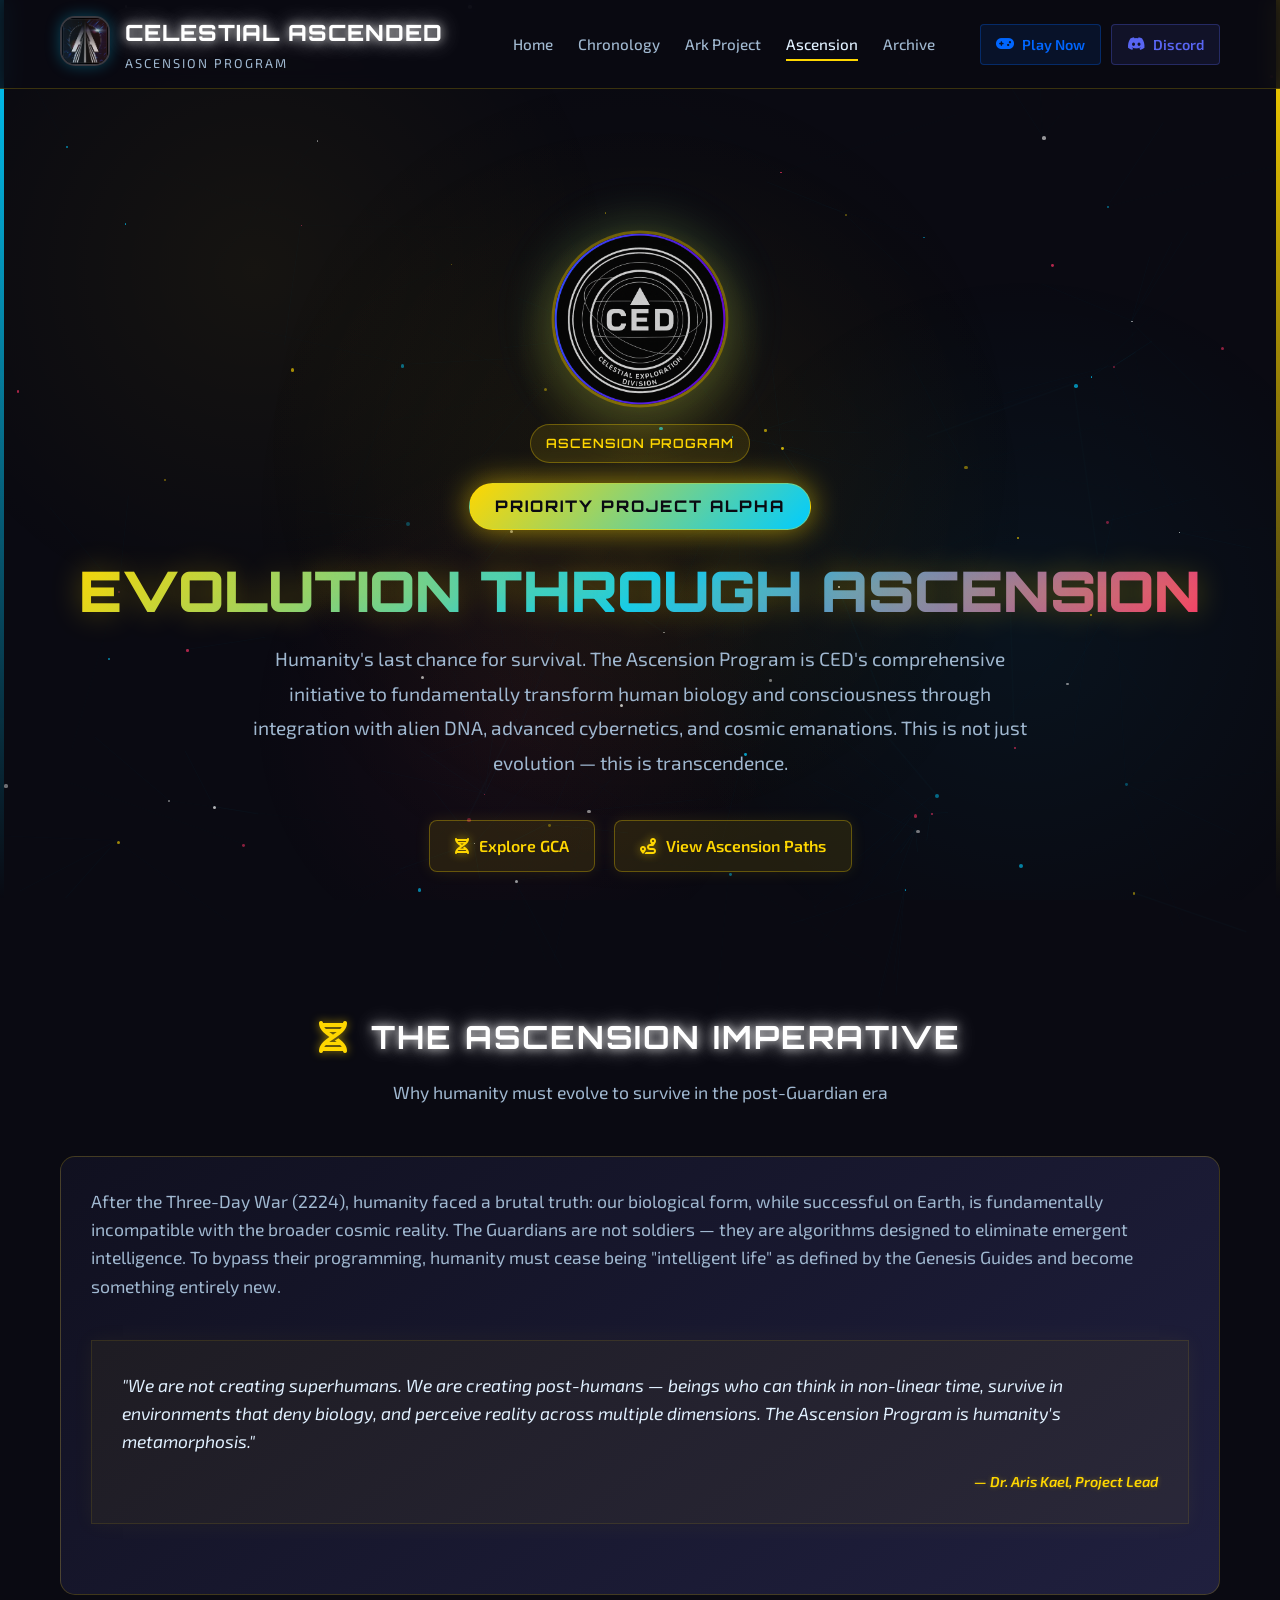
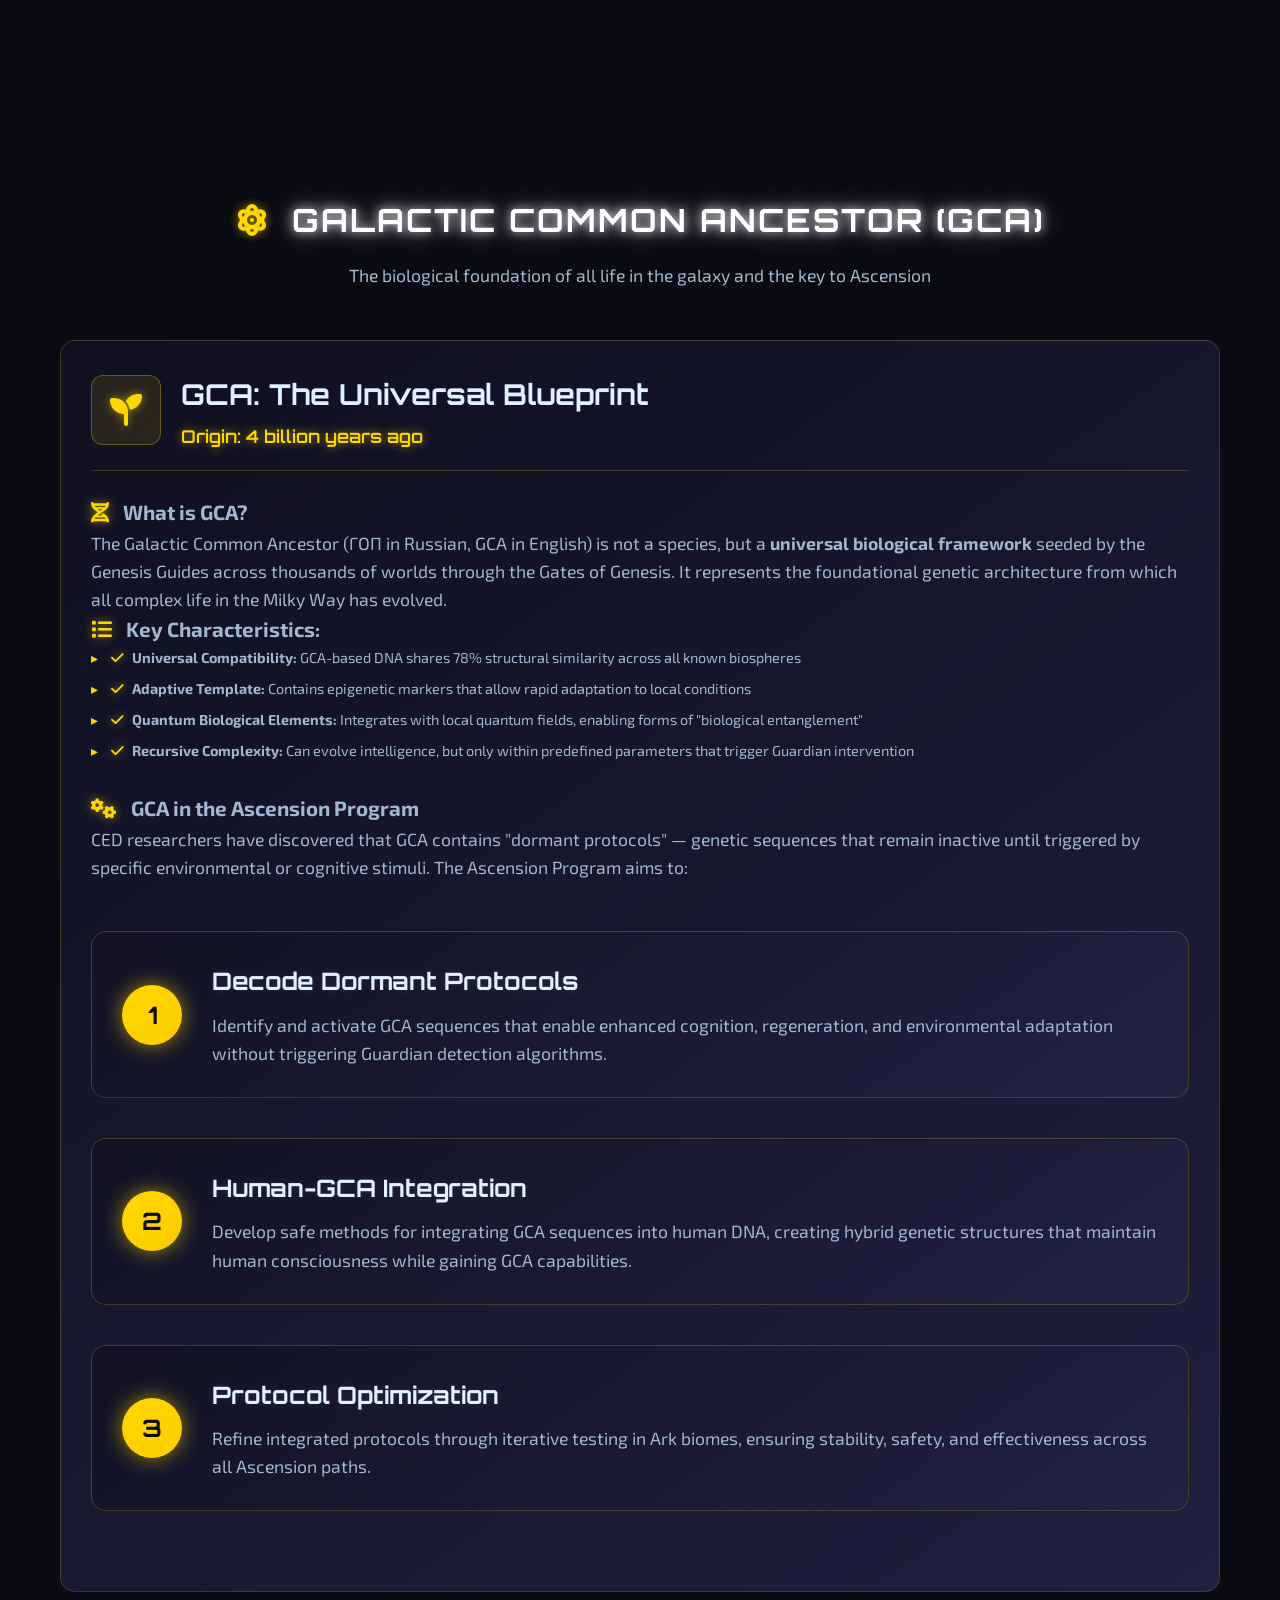
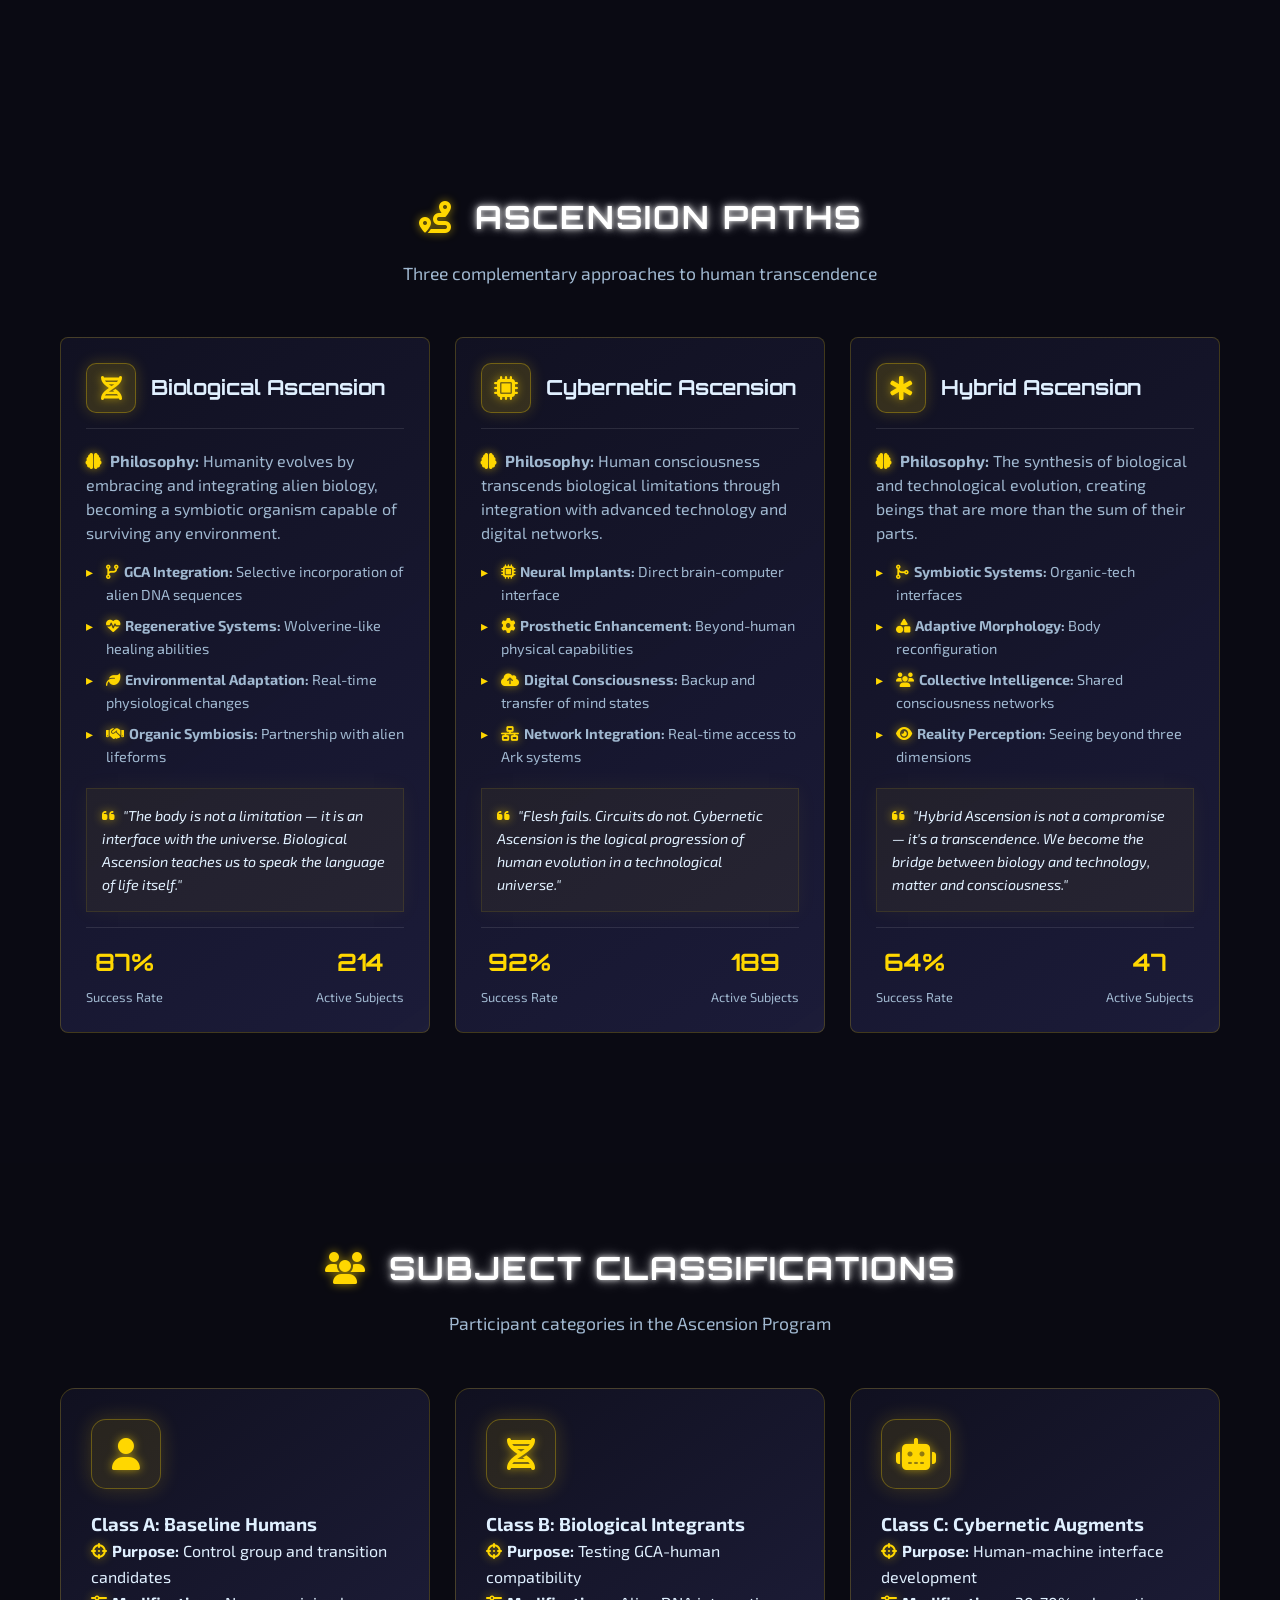
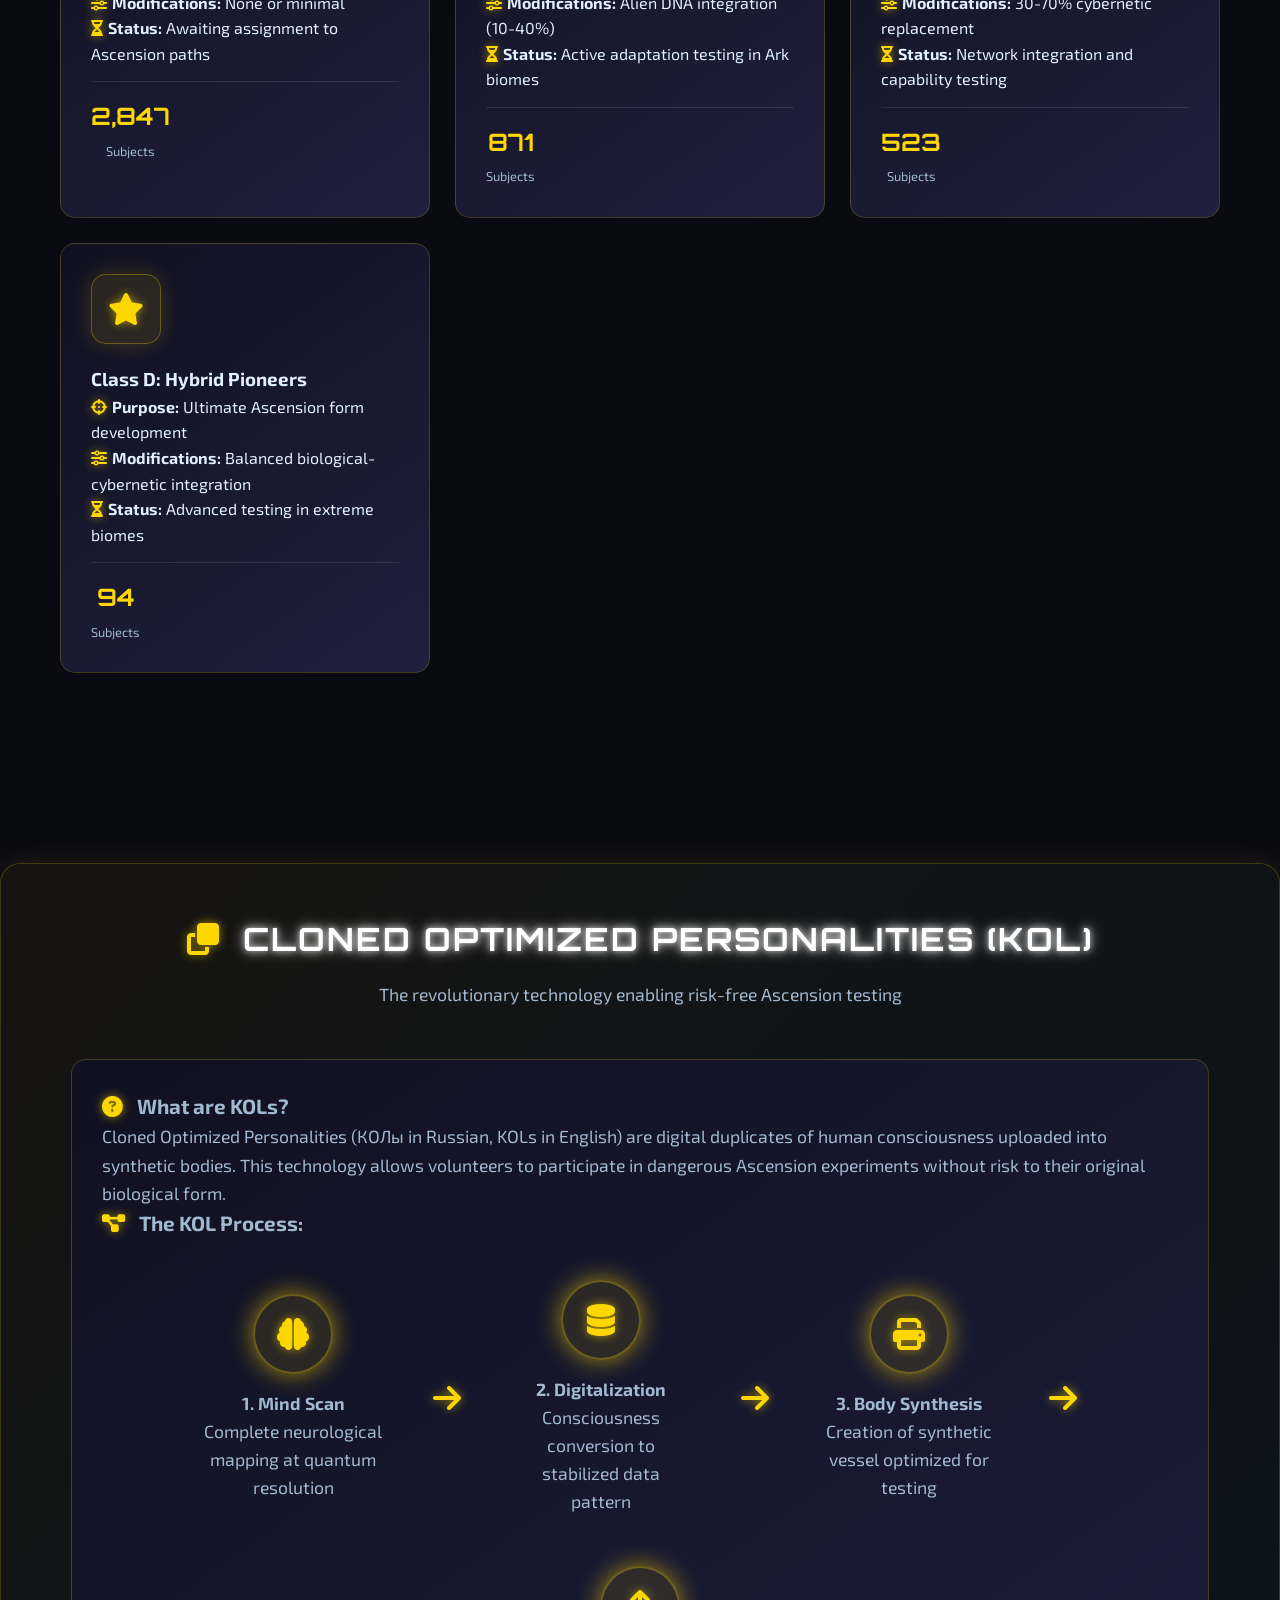
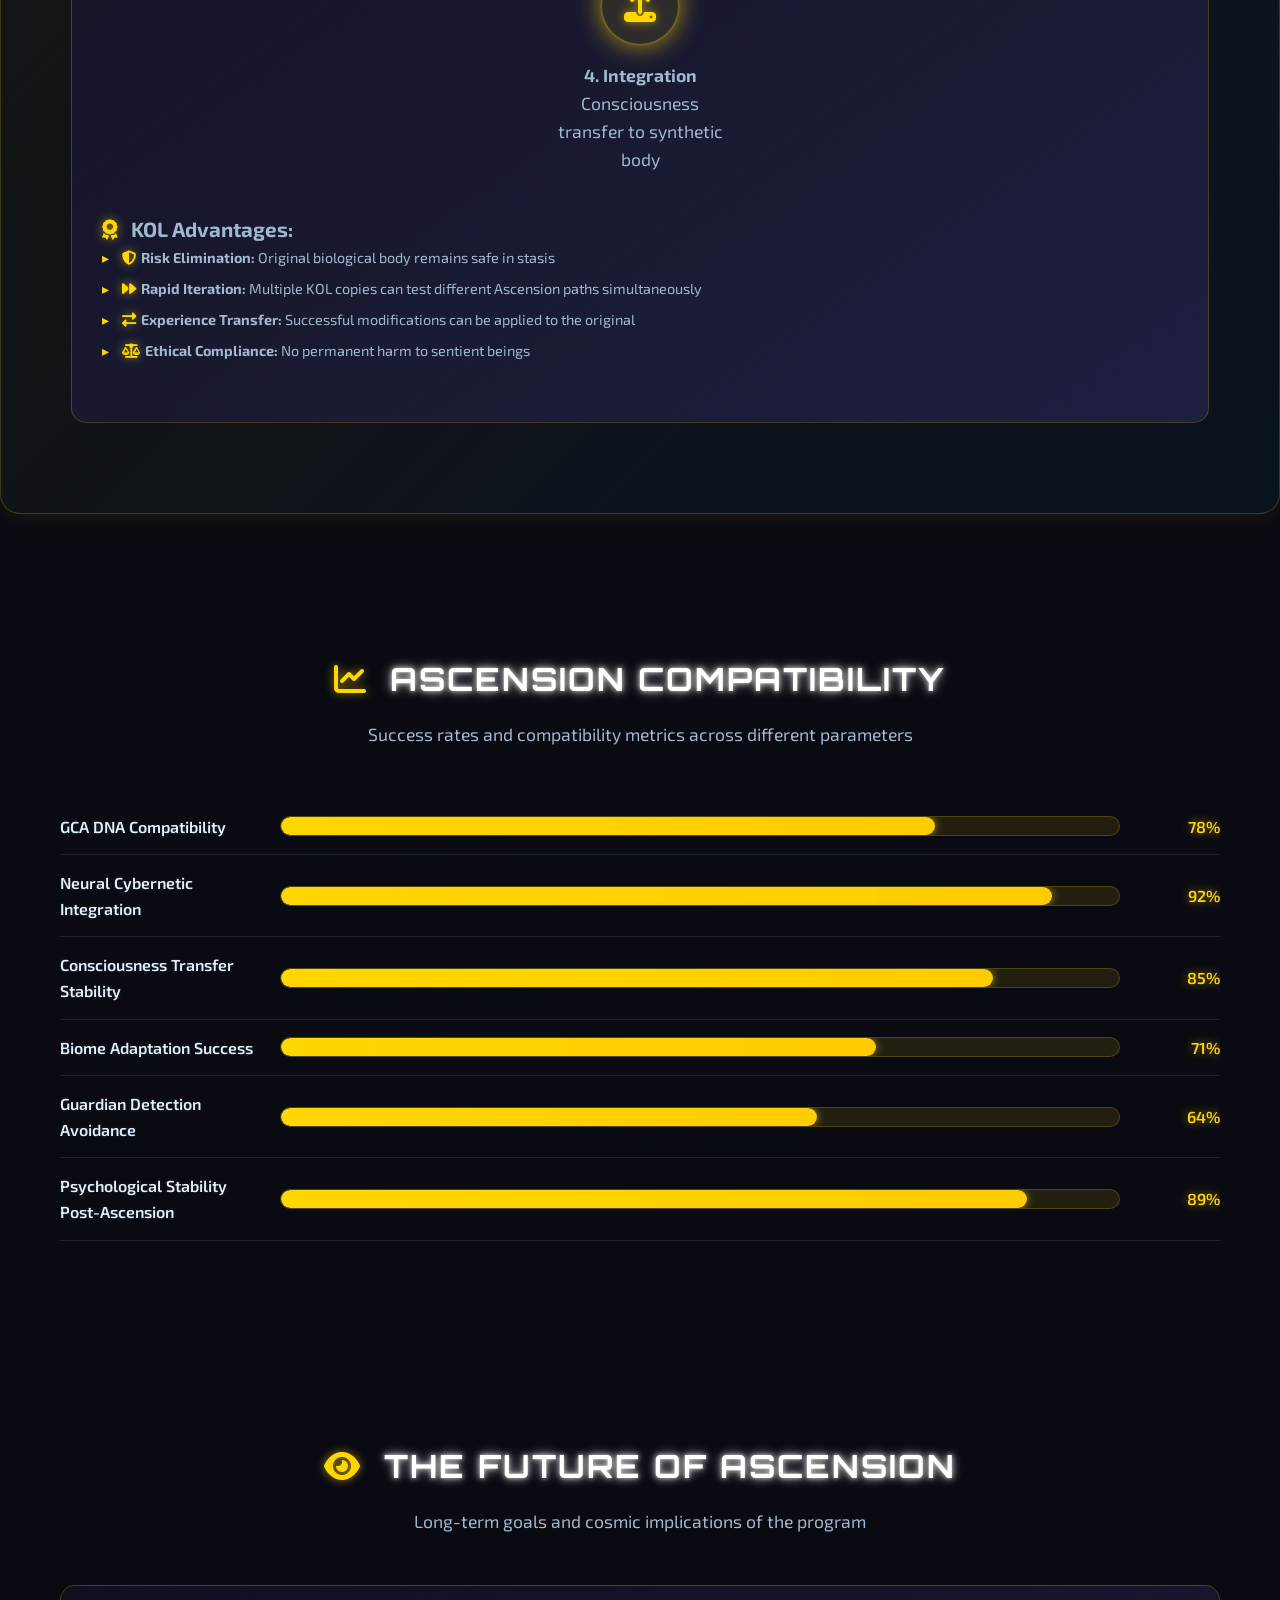
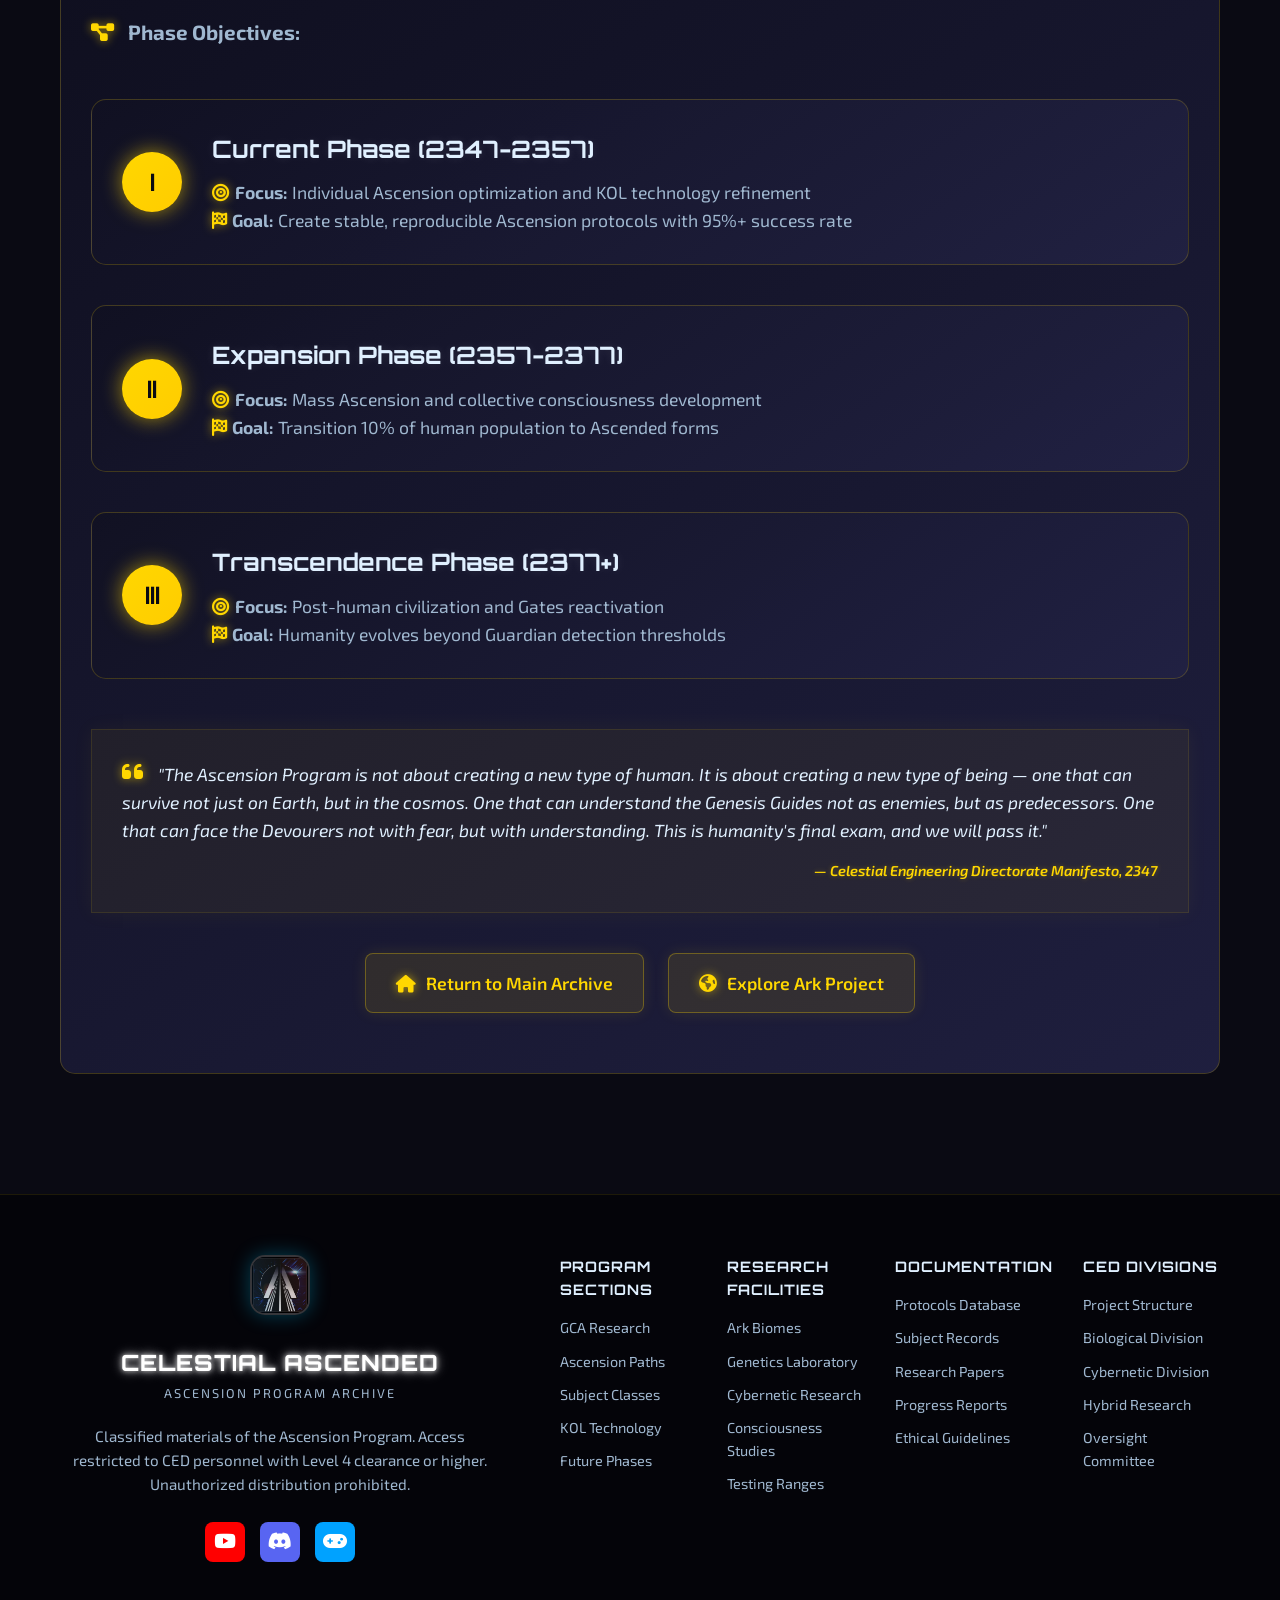
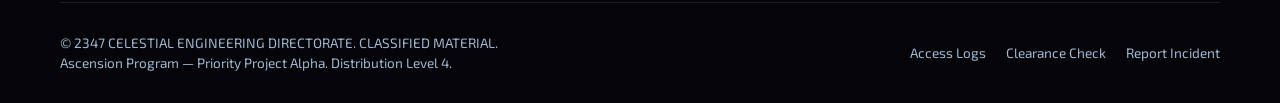
<file: ascension.html>
<!DOCTYPE html>
<html lang="en">
<head>
    <meta charset="UTF-8">
    <meta name="viewport" content="width=device-width, initial-scale=1.0">
    <title>Program Ascension | Celestial Ascended</title>
    <link rel="stylesheet" href="style.css">
    <link href="https://fonts.googleapis.com/css2?family=Orbitron:wght@400;500;600;700;800;900&family=Exo+2:wght@300;400;500;600;700&display=swap" rel="stylesheet">
    <link rel="stylesheet" href="https://cdnjs.cloudflare.com/ajax/libs/font-awesome/6.4.0/css/all.min.css">
    <style>
        /* Дополнительные стили для страницы Вознесения */
        .ascension-hero {
            padding: 100px 0 60px;
            text-align: center;
            position: relative;
            overflow: hidden;
        }
        
        .ascension-hero::before {
            content: '';
            position: absolute;
            top: 50%;
            left: 50%;
            transform: translate(-50%, -50%);
            width: 800px;
            height: 800px;
            background: radial-gradient(circle, rgba(255, 215, 0, 0.15) 0%, transparent 70%);
            opacity: 0.3;
            z-index: -1;
        }
        
        .program-badge {
            display: inline-block;
            background: linear-gradient(135deg, var(--gold), var(--cyan));
            color: var(--dark);
            padding: 10px 25px;
            border-radius: 25px;
            font-family: 'Orbitron', sans-serif;
            font-size: 1rem;
            font-weight: 800;
            letter-spacing: 2px;
            text-transform: uppercase;
            margin-bottom: 30px;
            box-shadow: 0 0 30px var(--gold-glow);
            border: 1px solid rgba(255, 215, 0, 0.4);
        }
        
        .ascension-title {
            font-family: 'Orbitron', sans-serif;
            font-size: 3.5rem;
            font-weight: 900;
            background: linear-gradient(135deg, var(--gold), var(--cyan), var(--red));
            -webkit-background-clip: text;
            background-clip: text;
            color: transparent;
            margin-bottom: 20px;
            line-height: 1.1;
            text-shadow: 0 0 30px rgba(255, 215, 0, 0.3);
        }
        
        .gca-section {
            padding: 80px 0;
            background: rgba(10, 10, 20, 0.6);
        }
        
        /* Стили для кнопок и иконок только на этой странице */
        .ascension-content-icon {
            color: var(--gold);
            text-shadow: 0 0 10px var(--gold-glow);
            transition: all 0.3s;
        }
        
        .ascension-icon {
            color: var(--gold);
            text-shadow: 0 0 10px var(--gold-glow);
        }
        
        .section-title .ascension-content-icon {
            margin-right: 10px;
        }
        
        .path-visual {
            display: flex;
            flex-direction: column;
            gap: 40px;
            margin: 50px 0;
        }
        
        .path-step {
            background: linear-gradient(145deg, rgba(17, 17, 34, 0.9), rgba(34, 34, 68, 0.9));
            border: 1px solid rgba(255, 215, 0, 0.2);
            border-radius: 15px;
            padding: 30px;
            display: flex;
            align-items: center;
            gap: 30px;
            transition: all 0.3s;
            position: relative;
            overflow: hidden;
        }
        
        .path-step:hover {
            transform: translateX(10px);
            border-color: var(--gold);
            box-shadow: 0 15px 30px rgba(255, 215, 0, 0.3);
        }
        
        .step-number {
            width: 60px;
            height: 60px;
            background: linear-gradient(135deg, var(--gold), #ffcc00);
            border-radius: 50%;
            display: flex;
            align-items: center;
            justify-content: center;
            font-family: 'Orbitron', sans-serif;
            font-size: 1.5rem;
            font-weight: 700;
            color: var(--dark);
            flex-shrink: 0;
            box-shadow: 0 0 20px var(--gold-glow);
        }
        
        .step-content {
            flex: 1;
        }
        
        .step-content h3 {
            font-family: 'Orbitron', sans-serif;
            font-size: 1.5rem;
            color: var(--text);
            margin-bottom: 10px;
            text-shadow: 0 0 10px rgba(255, 255, 255, 0.1);
        }
        
        .subject-types {
            display: grid;
            grid-template-columns: repeat(auto-fit, minmax(300px, 1fr));
            gap: 25px;
            margin: 50px 0;
        }
        
        .subject-card {
            background: linear-gradient(145deg, rgba(17, 17, 34, 0.9), rgba(34, 34, 68, 0.9));
            border: 1px solid rgba(255, 215, 0, 0.2);
            border-radius: 15px;
            padding: 30px;
            transition: all 0.3s;
        }
        
        .subject-card:hover {
            transform: translateY(-10px);
            border-color: var(--gold);
            box-shadow: 0 20px 40px rgba(255, 215, 0, 0.3);
        }
        
        .subject-icon {
            width: 70px;
            height: 70px;
            background: rgba(255, 215, 0, 0.1);
            border-radius: 15px;
            display: flex;
            align-items: center;
            justify-content: center;
            margin-bottom: 20px;
            font-size: 2rem;
            color: var(--gold);
            border: 1px solid rgba(255, 215, 0, 0.3);
            box-shadow: 0 0 20px rgba(255, 215, 0, 0.2);
        }
        
        .kol-section {
            background: linear-gradient(135deg, rgba(255, 215, 0, 0.05), rgba(0, 204, 255, 0.05));
            border-radius: 20px;
            padding: 50px;
            margin: 60px 0;
            border: 1px solid rgba(255, 215, 0, 0.2);
            box-shadow: 0 0 30px rgba(255, 215, 0, 0.1);
        }
        
        .kol-process {
            display: flex;
            align-items: center;
            justify-content: center;
            gap: 50px;
            margin: 40px 0;
            flex-wrap: wrap;
        }
        
        .process-step {
            display: flex;
            flex-direction: column;
            align-items: center;
            text-align: center;
            width: 180px;
        }
        
        .process-icon {
            width: 80px;
            height: 80px;
            background: rgba(255, 215, 0, 0.1);
            border-radius: 50%;
            display: flex;
            align-items: center;
            justify-content: center;
            font-size: 2rem;
            color: var(--gold);
            margin-bottom: 15px;
            border: 2px solid rgba(255, 215, 0, 0.3);
            box-shadow: 0 0 25px var(--gold-glow);
        }
        
        .process-arrow {
            font-size: 2rem;
            color: var(--gold);
            text-shadow: 0 0 15px var(--gold-glow);
        }
        
        .compatibility-chart {
            width: 100%;
            overflow-x: auto;
            margin: 40px 0;
        }
        
        .chart-container {
            min-width: 800px;
        }
        
        .chart-row {
            display: flex;
            align-items: center;
            padding: 15px 0;
            border-bottom: 1px solid rgba(255, 255, 255, 0.1);
        }
        
        .chart-label {
            width: 200px;
            font-weight: 600;
            color: var(--text);
            text-shadow: 0 0 5px rgba(255, 255, 255, 0.1);
        }
        
        .chart-bar {
            flex: 1;
            height: 20px;
            background: rgba(255, 215, 0, 0.1);
            border-radius: 10px;
            overflow: hidden;
            margin: 0 20px;
            border: 1px solid rgba(255, 215, 0, 0.2);
        }
        
        .bar-fill {
            height: 100%;
            background: linear-gradient(90deg, var(--gold), #ffcc00);
            border-radius: 10px;
            box-shadow: 0 0 10px var(--gold-glow);
        }
        
        .chart-value {
            width: 80px;
            text-align: right;
            color: var(--gold);
            font-weight: 600;
            text-shadow: 0 0 10px var(--gold-glow);
        }
        
        .quote-block {
            background: rgba(255, 215, 0, 0.05);
            border-left: 4px solid var(--gold);
            padding: 30px;
            margin: 40px 0;
            font-style: italic;
            font-size: 1.1rem;
            line-height: 1.6;
            color: var(--text);
            border: 1px solid rgba(255, 215, 0, 0.1);
            box-shadow: 0 0 20px rgba(255, 215, 0, 0.05);
        }
        
        .quote-author {
            text-align: right;
            color: var(--gold);
            margin-top: 15px;
            font-weight: 600;
            text-shadow: 0 0 5px rgba(255, 215, 0, 0.3);
        }
        
        /* Стили для кнопок с золотым свечением */
        .ascension-btn {
            display: inline-flex;
            align-items: center;
            gap: 10px;
            padding: 12px 25px;
            background: rgba(255, 215, 0, 0.1);
            color: var(--gold);
            border: 1px solid rgba(255, 215, 0, 0.3);
            border-radius: 8px;
            text-decoration: none;
            font-weight: 600;
            transition: all 0.3s;
            box-shadow: 0 0 15px rgba(255, 215, 0, 0.1);
        }
        
        .ascension-btn:hover {
            background: rgba(255, 215, 0, 0.2);
            transform: translateY(-2px);
            box-shadow: 0 10px 25px var(--gold-glow);
            border-color: var(--gold);
        }
        
        .ascension-btn i {
            color: var(--gold);
            text-shadow: 0 0 10px var(--gold-glow);
        }
        
        /* Адаптивность */
        @media (max-width: 1200px) {
            .ascension-title {
                font-size: 3rem;
            }
        }
        
        @media (max-width: 900px) {
            .ascension-hero {
                padding: 80px 0 40px;
            }
            
            .ascension-title {
                font-size: 2.5rem;
            }
            
            .path-step {
                flex-direction: column;
                text-align: center;
                gap: 20px;
            }
            
            .kol-process {
                gap: 30px;
            }
            
            .process-step {
                width: 150px;
            }
            
            .kol-section {
                padding: 30px;
            }
        }
        
        @media (max-width: 600px) {
            .ascension-title {
                font-size: 2rem;
            }
            
            .program-badge {
                padding: 8px 15px;
                font-size: 0.8rem;
            }
            
            .subject-types {
                grid-template-columns: 1fr;
            }
            
            .kol-process {
                flex-direction: column;
                gap: 20px;
            }
            
            .process-arrow {
                transform: rotate(90deg);
            }
            
            .chart-container {
                min-width: 500px;
            }
        }
    </style>
</head>
<body>
    <!-- Matrix background -->
    <div class="matrix-background"></div>
    <div class="constellation" id="constellation"></div>
    
    <!-- Side stripes -->
    <div class="accent-strip left-strip"></div>
    <div class="accent-strip right-strip"></div>
    
    <!-- Background effect -->
    <div class="bg-effect"></div>
    
    <!-- Header -->
    <header class="main-header">
        <div class="container">
            <nav class="navbar">
                <div class="header-logo-container">
                    <a href="index.html">
                        <img src="assets/game-logo.png" alt="Game Logo" class="game-logo-small">
                    </a>
                    <div class="logo">
                        <div class="logo-text">
                            <span class="title glowing-title">CELESTIAL ASCENDED</span>
                            <span class="subtitle">ASCENSION PROGRAM</span>
                        </div>
                    </div>
                </div>
                
                <div class="nav-menu">
                    <a href="index.html" class="nav-link">Home</a>
                    <a href="chronology.html" class="nav-link">Chronology</a>
                    <a href="ark.html" class="nav-link">Ark Project</a>
                    <a href="ascension.html" class="nav-link active">Ascension</a>
                    <a href="archive.html" class="nav-link">Archive</a>
                    <div class="action-buttons">
                        <a href="https://www.roblox.com/games/140504465788557/0-0-1" target="_blank" class="action-btn roblox">
                            <i class="fas fa-gamepad"></i> <!-- Без золотого свечения -->
                            <span>Play Now</span>
                        </a>
                        <a href="https://discord.gg/gSg4av7GuH" target="_blank" class="action-btn discord">
                            <i class="fab fa-discord"></i> <!-- Без золотого свечения -->
                            <span>Discord</span>
                        </a>
                    </div>
                </div>
                
                <button class="menu-toggle">
                    <i class="fas fa-bars"></i> <!-- Без золотого свечения -->
                </button>
            </nav>
        </div>
    </header>

    <!-- Hero Section -->
    <section class="ascension-hero">
        <div class="container">
            <div class="hero-logo-section">
                <div class="logo-aura"></div>
                <img src="assets/ced-logo.png" alt="Celestial Engineering Directorate" class="ced-logo-large pulsing">
                <div class="logo-badge">ASCENSION PROGRAM</div>
            </div>
            
            <div class="program-badge">PRIORITY PROJECT ALPHA</div>
            
            <h1 class="ascension-title">EVOLUTION THROUGH ASCENSION</h1>
            
            <p class="hero-description">
                Humanity's last chance for survival. The Ascension Program is CED's comprehensive initiative to 
                fundamentally transform human biology and consciousness through integration with alien DNA, 
                advanced cybernetics, and cosmic emanations. This is not just evolution — this is transcendence.
            </p>
            
            <div style="margin-top: 40px;">
                <a href="#gca" class="ascension-btn">
                    <i class="fas fa-dna ascension-content-icon"></i> <!-- Только эти иконки золотые -->
                    Explore GCA
                </a>
                <a href="#paths" class="ascension-btn" style="margin-left: 15px;">
                    <i class="fas fa-route ascension-content-icon"></i> <!-- Только эти иконки золотые -->
                    View Ascension Paths
                </a>
            </div>
        </div>
    </section>

    <!-- Introduction -->
    <section class="section-nav">
        <div class="container">
            <div class="section-header">
                <h2 class="section-title glowing-title"><i class="fas fa-dna ascension-content-icon"></i> THE ASCENSION IMPERATIVE</h2> <!-- Только эти иконки золотые -->
                <p class="section-subtitle">
                    Why humanity must evolve to survive in the post-Guardian era
                </p>
            </div>
            
            <div class="era-detail">
                <p class="era-overview">
                    After the Three-Day War (2224), humanity faced a brutal truth: our biological form, 
                    while successful on Earth, is fundamentally incompatible with the broader cosmic reality. 
                    The Guardians are not soldiers — they are algorithms designed to eliminate emergent intelligence. 
                    To bypass their programming, humanity must cease being "intelligent life" as defined by 
                    the Genesis Guides and become something entirely new.
                </p>
                
                <div class="quote-block">
                    "We are not creating superhumans. We are creating post-humans — beings who can think in 
                    non-linear time, survive in environments that deny biology, and perceive reality across 
                    multiple dimensions. The Ascension Program is humanity's metamorphosis."
                    <div class="quote-author">— Dr. Aris Kael, Project Lead</div>
                </div>
            </div>
        </div>
    </section>

    <!-- GCA Section -->
    <section class="gca-section" id="gca">
        <div class="container">
            <div class="section-header">
                <h2 class="section-title glowing-title"><i class="fas fa-atom ascension-content-icon"></i> GALACTIC COMMON ANCESTOR (GCA)</h2> <!-- Только эти иконки золотые -->
                <p class="section-subtitle">
                    The biological foundation of all life in the galaxy and the key to Ascension
                </p>
            </div>
            
            <div class="era-detail">
                <div class="era-detail-header">
                    <div class="era-detail-icon">
                        <i class="fas fa-seedling ascension-content-icon"></i> <!-- Только эти иконки золотые -->
                    </div>
                    <div class="era-detail-title">
                        <h2>GCA: The Universal Blueprint</h2>
                        <div class="era-detail-period" style="color: var(--gold); text-shadow: 0 0 10px var(--gold-glow);">Origin: 4 billion years ago</div>
                    </div>
                </div>
                
                <div class="era-overview">
                    <h3><i class="fas fa-dna ascension-content-icon" style="margin-right: 10px;"></i> What is GCA?</h3> <!-- Только эти иконки золотые -->
                    <p>
                        The Galactic Common Ancestor (ГОП in Russian, GCA in English) is not a species, 
                        but a <strong>universal biological framework</strong> seeded by the Genesis Guides 
                        across thousands of worlds through the Gates of Genesis. It represents the foundational 
                        genetic architecture from which all complex life in the Milky Way has evolved.
                    </p>
                    
                    <h3><i class="fas fa-list ascension-content-icon" style="margin-right: 10px;"></i> Key Characteristics:</h3> <!-- Только эти иконки золотые -->
                    <div class="path-features">
                        <li><i class="fas fa-check ascension-content-icon" style="margin-right: 8px;"></i><strong>Universal Compatibility:</strong> GCA-based DNA shares 78% structural similarity across all known biospheres</li>
                        <li><i class="fas fa-check ascension-content-icon" style="margin-right: 8px;"></i><strong>Adaptive Template:</strong> Contains epigenetic markers that allow rapid adaptation to local conditions</li>
                        <li><i class="fas fa-check ascension-content-icon" style="margin-right: 8px;"></i><strong>Quantum Biological Elements:</strong> Integrates with local quantum fields, enabling forms of "biological entanglement"</li>
                        <li><i class="fas fa-check ascension-content-icon" style="margin-right: 8px;"></i><strong>Recursive Complexity:</strong> Can evolve intelligence, but only within predefined parameters that trigger Guardian intervention</li>
                    </div>
                </div>
                
                <div class="era-overview">
                    <h3><i class="fas fa-cogs ascension-content-icon" style="margin-right: 10px;"></i> GCA in the Ascension Program</h3> <!-- Только эти иконки золотые -->
                    <p>
                        CED researchers have discovered that GCA contains "dormant protocols" — genetic sequences 
                        that remain inactive until triggered by specific environmental or cognitive stimuli. 
                        The Ascension Program aims to:
                    </p>
                    
                    <div class="path-visual">
                        <div class="path-step">
                            <div class="step-number">1</div>
                            <div class="step-content">
                                <h3>Decode Dormant Protocols</h3>
                                <p>Identify and activate GCA sequences that enable enhanced cognition, regeneration, and environmental adaptation without triggering Guardian detection algorithms.</p>
                            </div>
                        </div>
                        
                        <div class="path-step">
                            <div class="step-number">2</div>
                            <div class="step-content">
                                <h3>Human-GCA Integration</h3>
                                <p>Develop safe methods for integrating GCA sequences into human DNA, creating hybrid genetic structures that maintain human consciousness while gaining GCA capabilities.</p>
                            </div>
                        </div>
                        
                        <div class="path-step">
                            <div class="step-number">3</div>
                            <div class="step-content">
                                <h3>Protocol Optimization</h3>
                                <p>Refine integrated protocols through iterative testing in Ark biomes, ensuring stability, safety, and effectiveness across all Ascension paths.</p>
                            </div>
                        </div>
                    </div>
                </div>
            </div>
        </div>
    </section>

    <!-- Ascension Paths -->
    <section class="paths-section" id="paths">
        <div class="container">
            <div class="section-header">
                <h2 class="section-title glowing-title"><i class="fas fa-route ascension-content-icon"></i> ASCENSION PATHS</h2> <!-- Только эти иконки золотые -->
                <p class="section-subtitle">
                    Three complementary approaches to human transcendence
                </p>
            </div>
            
            <div class="paths-container">
                <div class="path-card">
                    <div class="path-header">
                        <div class="path-icon">
                            <i class="fas fa-dna ascension-content-icon"></i> <!-- Только эти иконки золотые -->
                        </div>
                        <h3>Biological Ascension</h3>
                    </div>
                    <div class="path-content">
                        <p><strong><i class="fas fa-brain ascension-content-icon" style="margin-right: 5px;"></i> Philosophy:</strong> Humanity evolves by embracing and integrating alien biology, becoming a symbiotic organism capable of surviving any environment.</p>
                        <ul class="path-features">
                            <li><i class="fas fa-code-branch ascension-content-icon" style="margin-right: 5px;"></i><strong>GCA Integration:</strong> Selective incorporation of alien DNA sequences</li>
                            <li><i class="fas fa-heartbeat ascension-content-icon" style="margin-right: 5px;"></i><strong>Regenerative Systems:</strong> Wolverine-like healing abilities</li>
                            <li><i class="fas fa-leaf ascension-content-icon" style="margin-right: 5px;"></i><strong>Environmental Adaptation:</strong> Real-time physiological changes</li>
                            <li><i class="fas fa-handshake ascension-content-icon" style="margin-right: 5px;"></i><strong>Organic Symbiosis:</strong> Partnership with alien lifeforms</li>
                        </ul>
                        <div class="quote-block" style="margin: 15px 0; padding: 15px; font-size: 0.9rem;">
                            <i class="fas fa-quote-left ascension-content-icon" style="margin-right: 5px;"></i> <!-- Только эти иконки золотые -->
                            "The body is not a limitation — it is an interface with the universe. Biological Ascension teaches us to speak the language of life itself."
                        </div>
                    </div>
                    <div class="path-stats">
                        <div class="stat">
                            <span class="value">87%</span>
                            <span class="label">Success Rate</span>
                        </div>
                        <div class="stat">
                            <span class="value">214</span>
                            <span class="label">Active Subjects</span>
                        </div>
                    </div>
                </div>
                
                <div class="path-card">
                    <div class="path-header">
                        <div class="path-icon">
                            <i class="fas fa-microchip ascension-content-icon"></i> <!-- Только эти иконки золотые -->
                        </div>
                        <h3>Cybernetic Ascension</h3>
                    </div>
                    <div class="path-content">
                        <p><strong><i class="fas fa-brain ascension-content-icon" style="margin-right: 5px;"></i> Philosophy:</strong> Human consciousness transcends biological limitations through integration with advanced technology and digital networks.</p>
                        <ul class="path-features">
                            <li><i class="fas fa-microchip ascension-content-icon" style="margin-right: 5px;"></i><strong>Neural Implants:</strong> Direct brain-computer interface</li>
                            <li><i class="fas fa-cog ascension-content-icon" style="margin-right: 5px;"></i><strong>Prosthetic Enhancement:</strong> Beyond-human physical capabilities</li>
                            <li><i class="fas fa-cloud-upload-alt ascension-content-icon" style="margin-right: 5px;"></i><strong>Digital Consciousness:</strong> Backup and transfer of mind states</li>
                            <li><i class="fas fa-network-wired ascension-content-icon" style="margin-right: 5px;"></i><strong>Network Integration:</strong> Real-time access to Ark systems</li>
                        </ul>
                        <div class="quote-block" style="margin: 15px 0; padding: 15px; font-size: 0.9rem;">
                            <i class="fas fa-quote-left ascension-content-icon" style="margin-right: 5px;"></i> <!-- Только эти иконки золотые -->
                            "Flesh fails. Circuits do not. Cybernetic Ascension is the logical progression of human evolution in a technological universe."
                        </div>
                    </div>
                    <div class="path-stats">
                        <div class="stat">
                            <span class="value">92%</span>
                            <span class="label">Success Rate</span>
                        </div>
                        <div class="stat">
                            <span class="value">189</span>
                            <span class="label">Active Subjects</span>
                        </div>
                    </div>
                </div>
                
                <div class="path-card">
                    <div class="path-header">
                        <div class="path-icon">
                            <i class="fas fa-star-of-life ascension-content-icon"></i> <!-- Только эти иконки золотые -->
                        </div>
                        <h3>Hybrid Ascension</h3>
                    </div>
                    <div class="path-content">
                        <p><strong><i class="fas fa-brain ascension-content-icon" style="margin-right: 5px;"></i> Philosophy:</strong> The synthesis of biological and technological evolution, creating beings that are more than the sum of their parts.</p>
                        <ul class="path-features">
                            <li><i class="fas fa-code-merge ascension-content-icon" style="margin-right: 5px;"></i><strong>Symbiotic Systems:</strong> Organic-tech interfaces</li>
                            <li><i class="fas fa-shapes ascension-content-icon" style="margin-right: 5px;"></i><strong>Adaptive Morphology:</strong> Body reconfiguration</li>
                            <li><i class="fas fa-users ascension-content-icon" style="margin-right: 5px;"></i><strong>Collective Intelligence:</strong> Shared consciousness networks</li>
                            <li><i class="fas fa-eye ascension-content-icon" style="margin-right: 5px;"></i><strong>Reality Perception:</strong> Seeing beyond three dimensions</li>
                        </ul>
                        <div class="quote-block" style="margin: 15px 0; padding: 15px; font-size: 0.9rem;">
                            <i class="fas fa-quote-left ascension-content-icon" style="margin-right: 5px;"></i> <!-- Только эти иконки золотые -->
                            "Hybrid Ascension is not a compromise — it's a transcendence. We become the bridge between biology and technology, matter and consciousness."
                        </div>
                    </div>
                    <div class="path-stats">
                        <div class="stat">
                            <span class="value">64%</span>
                            <span class="label">Success Rate</span>
                        </div>
                        <div class="stat">
                            <span class="value">47</span>
                            <span class="label">Active Subjects</span>
                        </div>
                    </div>
                </div>
            </div>
        </div>
    </section>

    <!-- Subject Types -->
    <section class="section-nav">
        <div class="container">
            <div class="section-header">
                <h2 class="section-title glowing-title"><i class="fas fa-users ascension-content-icon"></i> SUBJECT CLASSIFICATIONS</h2> <!-- Только эти иконки золотые -->
                <p class="section-subtitle">
                    Participant categories in the Ascension Program
                </p>
            </div>
            
            <div class="subject-types">
                <div class="subject-card">
                    <div class="subject-icon">
                        <i class="fas fa-user ascension-content-icon"></i> <!-- Только эти иконки золотые -->
                    </div>
                    <h3>Class A: Baseline Humans</h3>
                    <p><i class="fas fa-crosshairs ascension-content-icon" style="margin-right: 5px;"></i><strong>Purpose:</strong> Control group and transition candidates</p>
                    <p><i class="fas fa-sliders-h ascension-content-icon" style="margin-right: 5px;"></i><strong>Modifications:</strong> None or minimal</p>
                    <p><i class="fas fa-hourglass-half ascension-content-icon" style="margin-right: 5px;"></i><strong>Status:</strong> Awaiting assignment to Ascension paths</p>
                    <div class="path-stats" style="margin-top: 15px;">
                        <div class="stat">
                            <span class="value">2,847</span>
                            <span class="label">Subjects</span>
                        </div>
                    </div>
                </div>
                
                <div class="subject-card">
                    <div class="subject-icon">
                        <i class="fas fa-dna ascension-content-icon"></i> <!-- Только эти иконки золотые -->
                    </div>
                    <h3>Class B: Biological Integrants</h3>
                    <p><i class="fas fa-crosshairs ascension-content-icon" style="margin-right: 5px;"></i><strong>Purpose:</strong> Testing GCA-human compatibility</p>
                    <p><i class="fas fa-sliders-h ascension-content-icon" style="margin-right: 5px;"></i><strong>Modifications:</strong> Alien DNA integration (10-40%)</p>
                    <p><i class="fas fa-hourglass-half ascension-content-icon" style="margin-right: 5px;"></i><strong>Status:</strong> Active adaptation testing in Ark biomes</p>
                    <div class="path-stats" style="margin-top: 15px;">
                        <div class="stat">
                            <span class="value">871</span>
                            <span class="label">Subjects</span>
                        </div>
                    </div>
                </div>
                
                <div class="subject-card">
                    <div class="subject-icon">
                        <i class="fas fa-robot ascension-content-icon"></i> <!-- Только эти иконки золотые -->
                    </div>
                    <h3>Class C: Cybernetic Augments</h3>
                    <p><i class="fas fa-crosshairs ascension-content-icon" style="margin-right: 5px;"></i><strong>Purpose:</strong> Human-machine interface development</p>
                    <p><i class="fas fa-sliders-h ascension-content-icon" style="margin-right: 5px;"></i><strong>Modifications:</strong> 30-70% cybernetic replacement</p>
                    <p><i class="fas fa-hourglass-half ascension-content-icon" style="margin-right: 5px;"></i><strong>Status:</strong> Network integration and capability testing</p>
                    <div class="path-stats" style="margin-top: 15px;">
                        <div class="stat">
                            <span class="value">523</span>
                            <span class="label">Subjects</span>
                        </div>
                    </div>
                </div>
                
                <div class="subject-card">
                    <div class="subject-icon">
                        <i class="fas fa-star ascension-content-icon"></i> <!-- Только эти иконки золотые -->
                    </div>
                    <h3>Class D: Hybrid Pioneers</h3>
                    <p><i class="fas fa-crosshairs ascension-content-icon" style="margin-right: 5px;"></i><strong>Purpose:</strong> Ultimate Ascension form development</p>
                    <p><i class="fas fa-sliders-h ascension-content-icon" style="margin-right: 5px;"></i><strong>Modifications:</strong> Balanced biological-cybernetic integration</p>
                    <p><i class="fas fa-hourglass-half ascension-content-icon" style="margin-right: 5px;"></i><strong>Status:</strong> Advanced testing in extreme biomes</p>
                    <div class="path-stats" style="margin-top: 15px;">
                        <div class="stat">
                            <span class="value">94</span>
                            <span class="label">Subjects</span>
                        </div>
                    </div>
                </div>
            </div>
        </div>
    </section>

    <!-- KOL Section -->
    <section class="kol-section">
        <div class="container">
            <div class="section-header">
                <h2 class="section-title glowing-title"><i class="fas fa-clone ascension-content-icon"></i> CLONED OPTIMIZED PERSONALITIES (KOL)</h2> <!-- Только эти иконки золотые -->
                <p class="section-subtitle">
                    The revolutionary technology enabling risk-free Ascension testing
                </p>
            </div>
            
            <div class="era-detail">
                <div class="era-overview">
                    <h3><i class="fas fa-question-circle ascension-content-icon" style="margin-right: 10px;"></i> What are KOLs?</h3> <!-- Только эти иконки золотые -->
                    <p>
                        Cloned Optimized Personalities (КОЛы in Russian, KOLs in English) are digital duplicates 
                        of human consciousness uploaded into synthetic bodies. This technology allows volunteers 
                        to participate in dangerous Ascension experiments without risk to their original biological form.
                    </p>
                    
                    <h3><i class="fas fa-project-diagram ascension-content-icon" style="margin-right: 10px;"></i> The KOL Process:</h3> <!-- Только эти иконки золотые -->
                    <div class="kol-process">
                        <div class="process-step">
                            <div class="process-icon">
                                <i class="fas fa-brain ascension-content-icon"></i> <!-- Только эти иконки золотые -->
                            </div>
                            <h4>1. Mind Scan</h4>
                            <p>Complete neurological mapping at quantum resolution</p>
                        </div>
                        
                        <div class="process-arrow">
                            <i class="fas fa-arrow-right ascension-content-icon"></i> <!-- Только эти иконки золотые -->
                        </div>
                        
                        <div class="process-step">
                            <div class="process-icon">
                                <i class="fas fa-database ascension-content-icon"></i> <!-- Только эти иконки золотые -->
                            </div>
                            <h4>2. Digitalization</h4>
                            <p>Consciousness conversion to stabilized data pattern</p>
                        </div>
                        
                        <div class="process-arrow">
                            <i class="fas fa-arrow-right ascension-content-icon"></i> <!-- Только эти иконки золотые -->
                        </div>
                        
                        <div class="process-step">
                            <div class="process-icon">
                                <i class="fas fa-print ascension-content-icon"></i> <!-- Только эти иконки золотые -->
                            </div>
                            <h4>3. Body Synthesis</h4>
                            <p>Creation of synthetic vessel optimized for testing</p>
                        </div>
                        
                        <div class="process-arrow">
                            <i class="fas fa-arrow-right ascension-content-icon"></i> <!-- Только эти иконки золотые -->
                        </div>
                        
                        <div class="process-step">
                            <div class="process-icon">
                                <i class="fas fa-upload ascension-content-icon"></i> <!-- Только эти иконки золотые -->
                            </div>
                            <h4>4. Integration</h4>
                            <p>Consciousness transfer to synthetic body</p>
                        </div>
                    </div>
                    
                    <h3><i class="fas fa-award ascension-content-icon" style="margin-right: 10px;"></i> KOL Advantages:</h3> <!-- Только эти иконки золотые -->
                    <div class="path-features">
                        <li><i class="fas fa-shield-alt ascension-content-icon" style="margin-right: 5px;"></i><strong>Risk Elimination:</strong> Original biological body remains safe in stasis</li>
                        <li><i class="fas fa-forward ascension-content-icon" style="margin-right: 5px;"></i><strong>Rapid Iteration:</strong> Multiple KOL copies can test different Ascension paths simultaneously</li>
                        <li><i class="fas fa-exchange-alt ascension-content-icon" style="margin-right: 5px;"></i><strong>Experience Transfer:</strong> Successful modifications can be applied to the original</li>
                        <li><i class="fas fa-balance-scale ascension-content-icon" style="margin-right: 5px;"></i><strong>Ethical Compliance:</strong> No permanent harm to sentient beings</li>
                    </div>
                </div>
            </div>
        </div>
    </section>

    <!-- Compatibility Chart -->
    <section class="section-nav">
        <div class="container">
            <div class="section-header">
                <h2 class="section-title glowing-title"><i class="fas fa-chart-line ascension-content-icon"></i> ASCENSION COMPATIBILITY</h2> <!-- Только эти иконки золотые -->
                <p class="section-subtitle">
                    Success rates and compatibility metrics across different parameters
                </p>
            </div>
            
            <div class="compatibility-chart">
                <div class="chart-container">
                    <div class="chart-row">
                        <div class="chart-label">GCA DNA Compatibility</div>
                        <div class="chart-bar">
                            <div class="bar-fill" style="width: 78%"></div>
                        </div>
                        <div class="chart-value">78%</div>
                    </div>
                    
                    <div class="chart-row">
                        <div class="chart-label">Neural Cybernetic Integration</div>
                        <div class="chart-bar">
                            <div class="bar-fill" style="width: 92%"></div>
                        </div>
                        <div class="chart-value">92%</div>
                    </div>
                    
                    <div class="chart-row">
                        <div class="chart-label">Consciousness Transfer Stability</div>
                        <div class="chart-bar">
                            <div class="bar-fill" style="width: 85%"></div>
                        </div>
                        <div class="chart-value">85%</div>
                    </div>
                    
                    <div class="chart-row">
                        <div class="chart-label">Biome Adaptation Success</div>
                        <div class="chart-bar">
                            <div class="bar-fill" style="width: 71%"></div>
                        </div>
                        <div class="chart-value">71%</div>
                    </div>
                    
                    <div class="chart-row">
                        <div class="chart-label">Guardian Detection Avoidance</div>
                        <div class="chart-bar">
                            <div class="bar-fill" style="width: 64%"></div>
                        </div>
                        <div class="chart-value">64%</div>
                    </div>
                    
                    <div class="chart-row">
                        <div class="chart-label">Psychological Stability Post-Ascension</div>
                        <div class="chart-bar">
                            <div class="bar-fill" style="width: 89%"></div>
                        </div>
                        <div class="chart-value">89%</div>
                    </div>
                </div>
            </div>
        </div>
    </section>

    <!-- Future of Ascension -->
    <section class="paths-section">
        <div class="container">
            <div class="section-header">
                <h2 class="section-title glowing-title"><i class="fas fa-eye ascension-content-icon"></i> THE FUTURE OF ASCENSION</h2> <!-- Только эти иконки золотые -->
                <p class="section-subtitle">
                    Long-term goals and cosmic implications of the program
                </p>
            </div>
            
            <div class="era-detail">
                <div class="era-overview">
                    <h3><i class="fas fa-project-diagram ascension-content-icon" style="margin-right: 10px;"></i> Phase Objectives:</h3> <!-- Только эти иконки золотые -->
                    <div class="path-visual">
                        <div class="path-step">
                            <div class="step-number">I</div>
                            <div class="step-content">
                                <h3>Current Phase (2347-2357)</h3>
                                <p><i class="fas fa-bullseye ascension-content-icon" style="margin-right: 5px;"></i><strong>Focus:</strong> Individual Ascension optimization and KOL technology refinement</p>
                                <p><i class="fas fa-flag-checkered ascension-content-icon" style="margin-right: 5px;"></i><strong>Goal:</strong> Create stable, reproducible Ascension protocols with 95%+ success rate</p>
                            </div>
                        </div>
                        
                        <div class="path-step">
                            <div class="step-number">II</div>
                            <div class="step-content">
                                <h3>Expansion Phase (2357-2377)</h3>
                                <p><i class="fas fa-bullseye ascension-content-icon" style="margin-right: 5px;"></i><strong>Focus:</strong> Mass Ascension and collective consciousness development</p>
                                <p><i class="fas fa-flag-checkered ascension-content-icon" style="margin-right: 5px;"></i><strong>Goal:</strong> Transition 10% of human population to Ascended forms</p>
                            </div>
                        </div>
                        
                        <div class="path-step">
                            <div class="step-number">III</div>
                            <div class="step-content">
                                <h3>Transcendence Phase (2377+)</h3>
                                <p><i class="fas fa-bullseye ascension-content-icon" style="margin-right: 5px;"></i><strong>Focus:</strong> Post-human civilization and Gates reactivation</p>
                                <p><i class="fas fa-flag-checkered ascension-content-icon" style="margin-right: 5px;"></i><strong>Goal:</strong> Humanity evolves beyond Guardian detection thresholds</p>
                            </div>
                        </div>
                    </div>
                    
                    <div class="quote-block">
                        <i class="fas fa-quote-left ascension-content-icon" style="margin-right: 10px; font-size: 1.5rem;"></i> <!-- Только эти иконки золотые -->
                        "The Ascension Program is not about creating a new type of human. It is about creating 
                        a new type of being — one that can survive not just on Earth, but in the cosmos. 
                        One that can understand the Genesis Guides not as enemies, but as predecessors. 
                        One that can face the Devourers not with fear, but with understanding. This is 
                        humanity's final exam, and we will pass it."
                        <div class="quote-author">— Celestial Engineering Directorate Manifesto, 2347</div>
                    </div>
                    
                    <div style="text-align: center; margin-top: 40px;">
                        <a href="index.html" class="ascension-btn" style="padding: 15px 30px; font-size: 1.1rem;">
                            <i class="fas fa-home ascension-content-icon"></i> <!-- Только эти иконки золотые -->
                            Return to Main Archive
                        </a>
                        <a href="ark.html" class="ascension-btn" style="margin-left: 20px; padding: 15px 30px; font-size: 1.1rem;">
                            <i class="fas fa-globe-americas ascension-content-icon"></i> <!-- Только эти иконки золотые -->
                            Explore Ark Project
                        </a>
                    </div>
                </div>
            </div>
        </div>
    </section>

    <!-- Footer -->
    <footer class="main-footer">
        <div class="container">
            <div class="footer-content">
                <div class="footer-brand">
                    <div class="logo">
                        <img src="assets/game-logo.png" alt="Game Logo" class="game-logo-footer">
                        <div class="logo-text">
                            <span class="title glowing-title">CELESTIAL ASCENDED</span>
                            <span class="subtitle">ASCENSION PROGRAM ARCHIVE</span>
                        </div>
                    </div>
                    <p class="footer-description">
                        Classified materials of the Ascension Program. Access restricted to CED personnel 
                        with Level 4 clearance or higher. Unauthorized distribution prohibited.
                    </p>
                    
                    <div class="footer-social">
                        <a href="https://www.youtube.com/@NebularkStd" target="_blank" class="social-link youtube">
                            <i class="fab fa-youtube"></i> <!-- Без золотого свечения -->
                        </a>
                        <a href="https://discord.gg/gSg4av7GuH" target="_blank" class="social-link discord">
                            <i class="fab fa-discord"></i> <!-- Без золотого свечения -->
                        </a>
                        <a href="https://www.roblox.com/games/140504465788557/0-0-1" target="_blank" class="social-link roblox">
                            <i class="fas fa-gamepad"></i> <!-- Без золотого свечения -->
                        </a>
                    </div>
                </div>
                
                <div class="footer-links">
                    <div class="link-group">
                        <h4>PROGRAM SECTIONS</h4>
                        <a href="#gca">GCA Research</a>
                        <a href="#paths">Ascension Paths</a>
                        <a href="#subjects">Subject Classes</a>
                        <a href="#kol">KOL Technology</a>
                        <a href="#future">Future Phases</a>
                    </div>
                    
                    <div class="link-group">
                        <h4>RESEARCH FACILITIES</h4>
                        <a href="ark.html">Ark Biomes</a>
                        <a href="#">Genetics Laboratory</a>
                        <a href="#">Cybernetic Research</a>
                        <a href="#">Consciousness Studies</a>
                        <a href="#">Testing Ranges</a>
                    </div>
                    
                    <div class="link-group">
                        <h4>DOCUMENTATION</h4>
                        <a href="#">Protocols Database</a>
                        <a href="#">Subject Records</a>
                        <a href="#">Research Papers</a>
                        <a href="#">Progress Reports</a>
                        <a href="#">Ethical Guidelines</a>
                    </div>
                    
                    <div class="link-group">
                        <h4>CED DIVISIONS</h4>
                        <a href="structure.html">Project Structure</a>
                        <a href="#">Biological Division</a>
                        <a href="#">Cybernetic Division</a>
                        <a href="#">Hybrid Research</a>
                        <a href="#">Oversight Committee</a>
                    </div>
                </div>
            </div>
            
            <div class="footer-bottom">
                <div class="footer-legal">
                    <div class="legal-text">
                        © 2347 CELESTIAL ENGINEERING DIRECTORATE. CLASSIFIED MATERIAL.<br>
                        Ascension Program — Priority Project Alpha. Distribution Level 4.
                    </div>
                    <div class="legal-links">
                        <a href="#">Access Logs</a>
                        <a href="#">Clearance Check</a>
                        <a href="#">Report Incident</a>
                    </div>
                </div>
            </div>
        </div>
    </footer>

    <!-- JavaScript -->
    <script src="script.js"></script>
    <script>
        // Инициализация страницы Вознесения
        document.addEventListener('DOMContentLoaded', function() {
            initAscensionPage();
        });
        
        function initAscensionPage() {
            // Анимация для шагов
            const steps = document.querySelectorAll('.path-step');
            steps.forEach((step, index) => {
                step.style.opacity = '0';
                step.style.transform = 'translateX(-20px)';
                setTimeout(() => {
                    step.style.transition = 'all 0.5s ease';
                    step.style.opacity = '1';
                    step.style.transform = 'translateX(0)';
                }, index * 200);
            });
            
            // Анимация для карточек субъектов
            const subjectCards = document.querySelectorAll('.subject-card');
            subjectCards.forEach((card, index) => {
                card.style.opacity = '0';
                card.style.transform = 'translateY(20px)';
                setTimeout(() => {
                    card.style.transition = 'all 0.5s ease';
                    card.style.opacity = '1';
                    card.style.transform = 'translateY(0)';
                }, index * 150);
            });
        }
        
        // Параллакс для страницы
        window.addEventListener('scroll', function() {
            const scrolled = window.pageYOffset;
            
            // Параллакс для заголовка
            const title = document.querySelector('.ascension-title');
            if (title) {
                title.style.transform = `translateY(${scrolled * 0.1}px)`;
            }
        });
    </script>
</body>
</html>
</file>
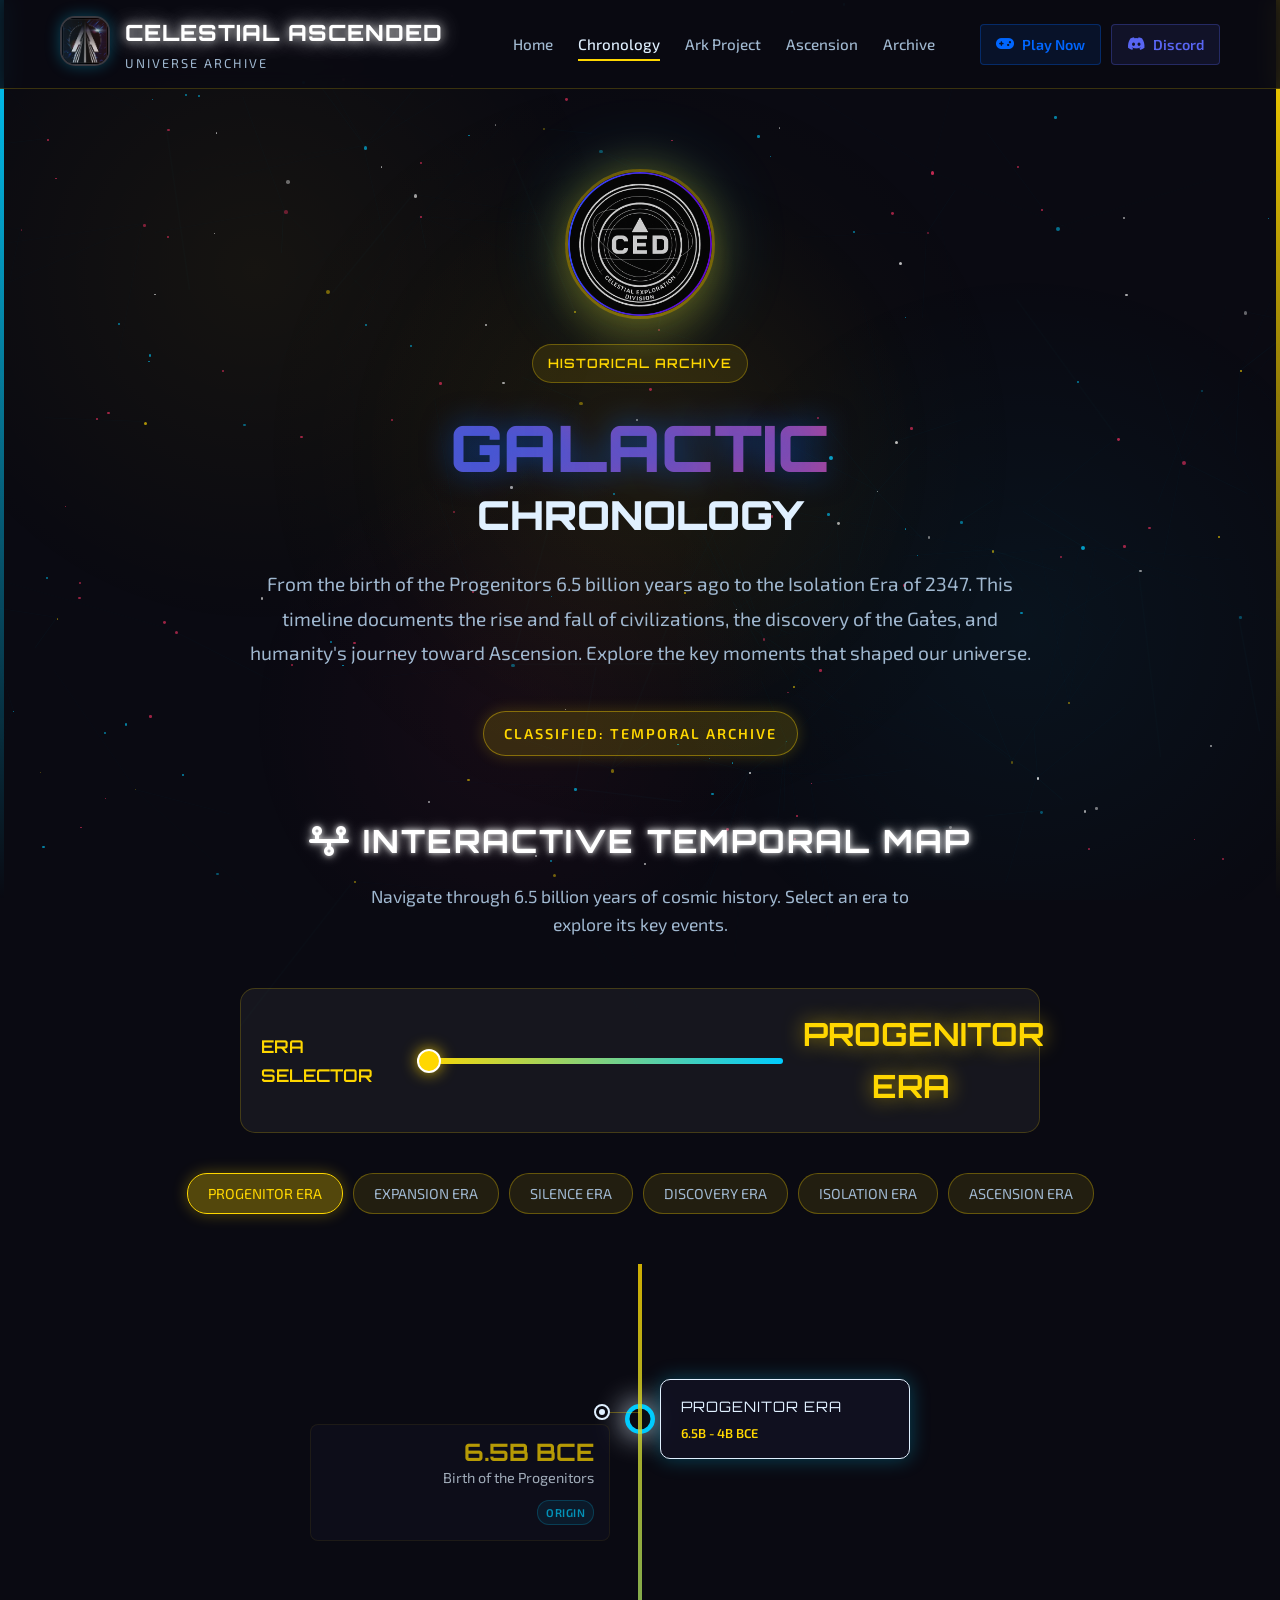
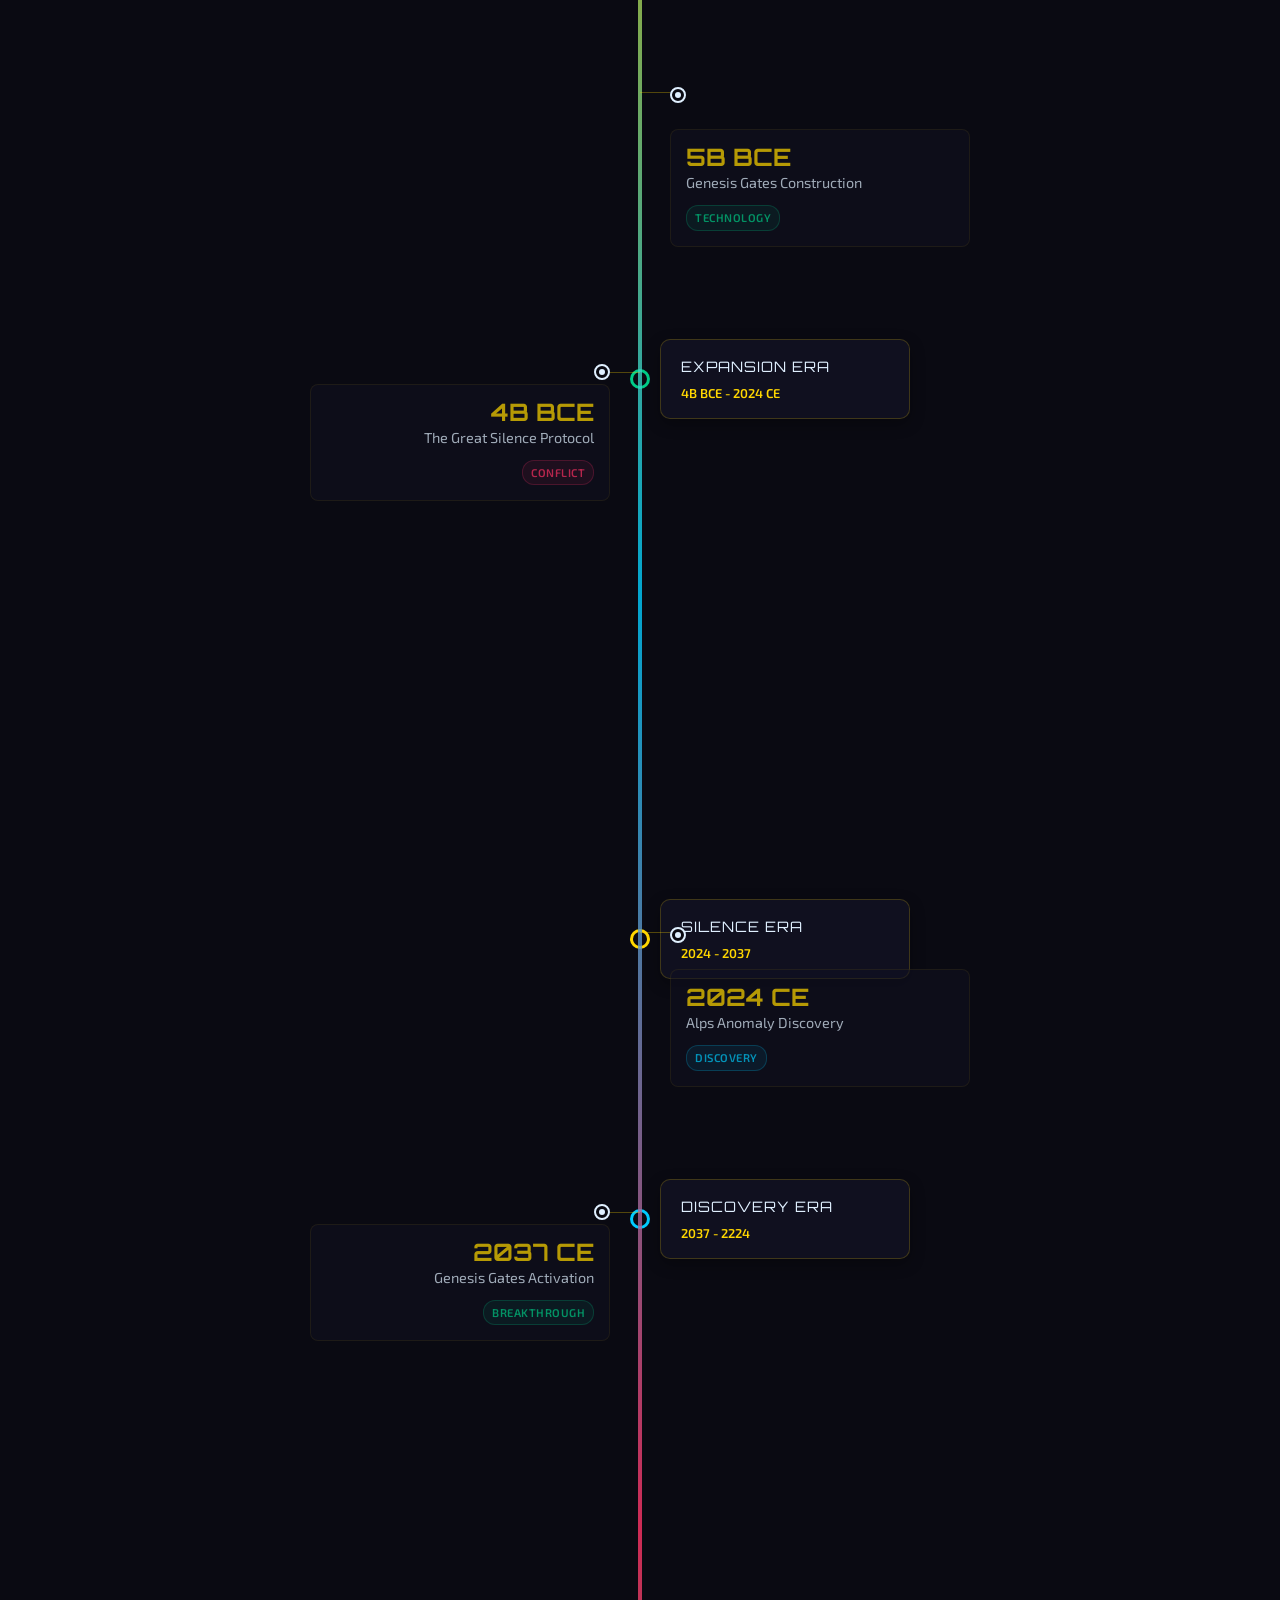
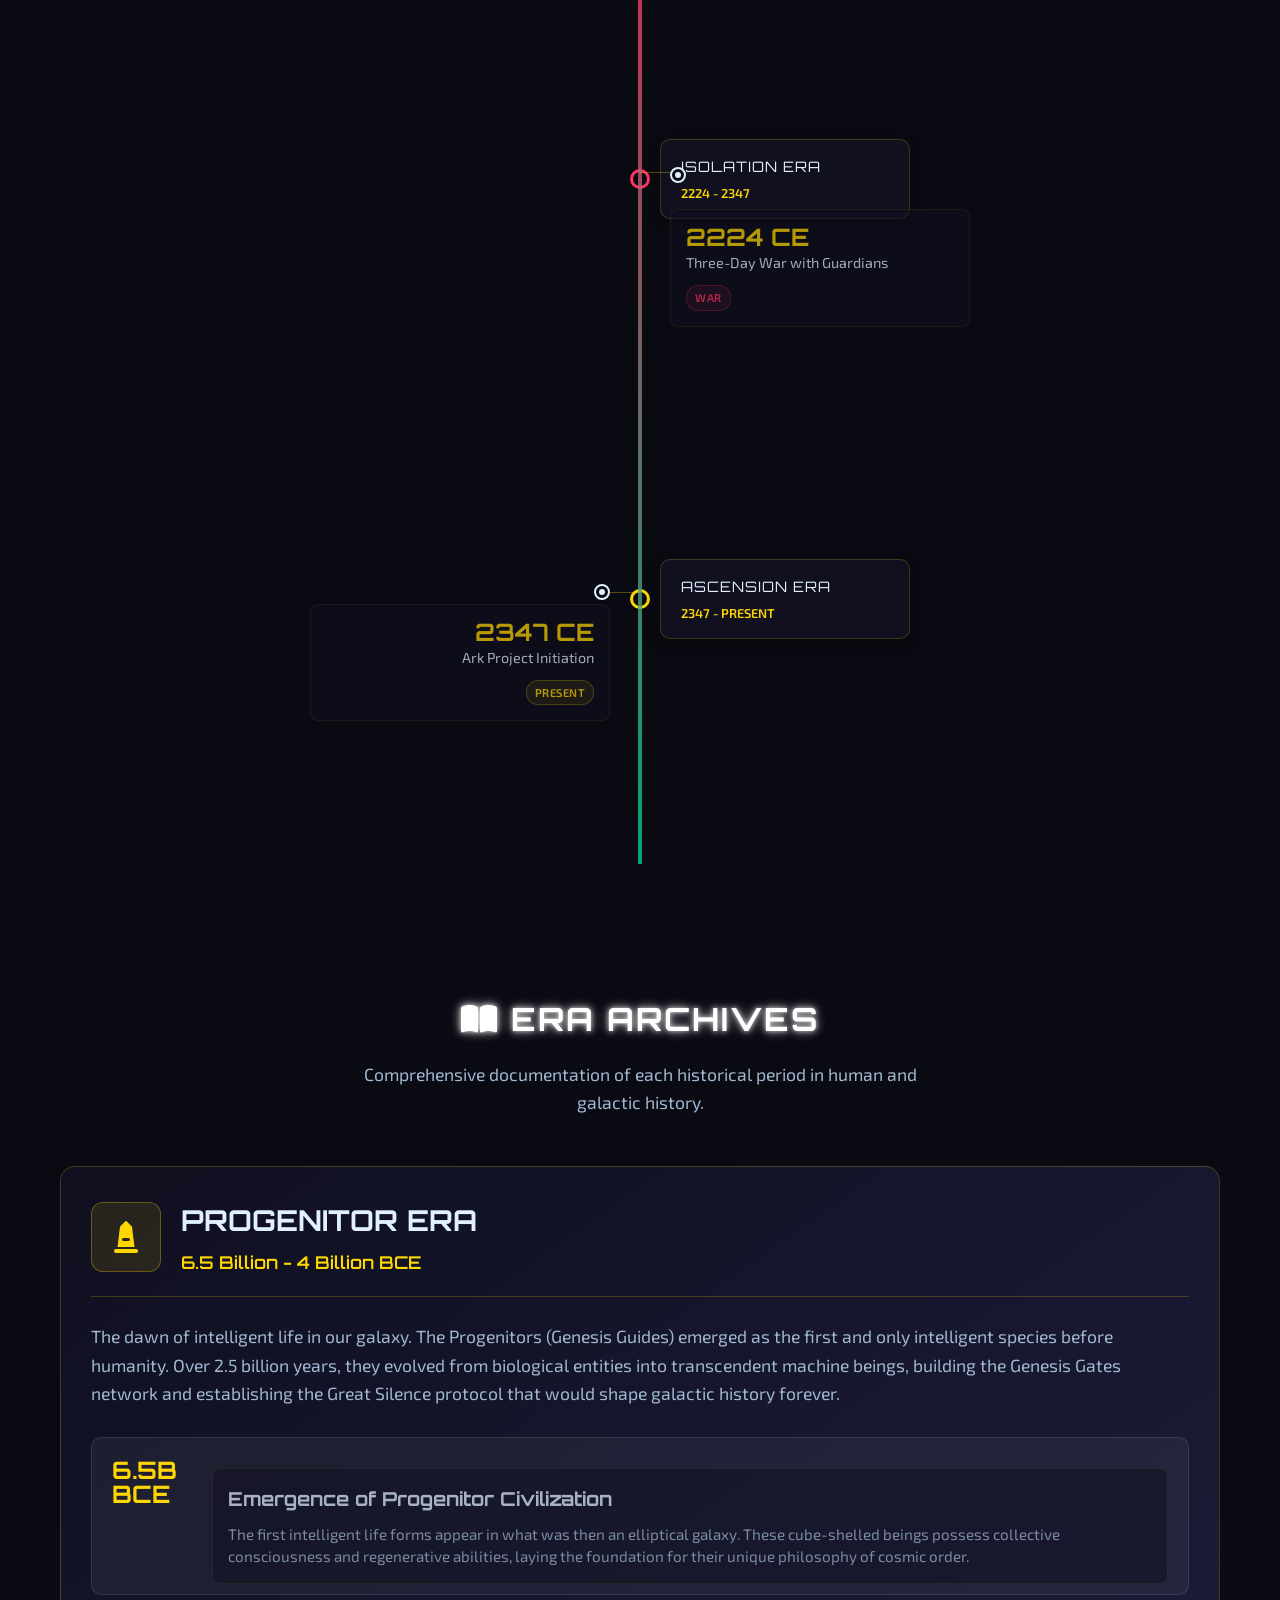
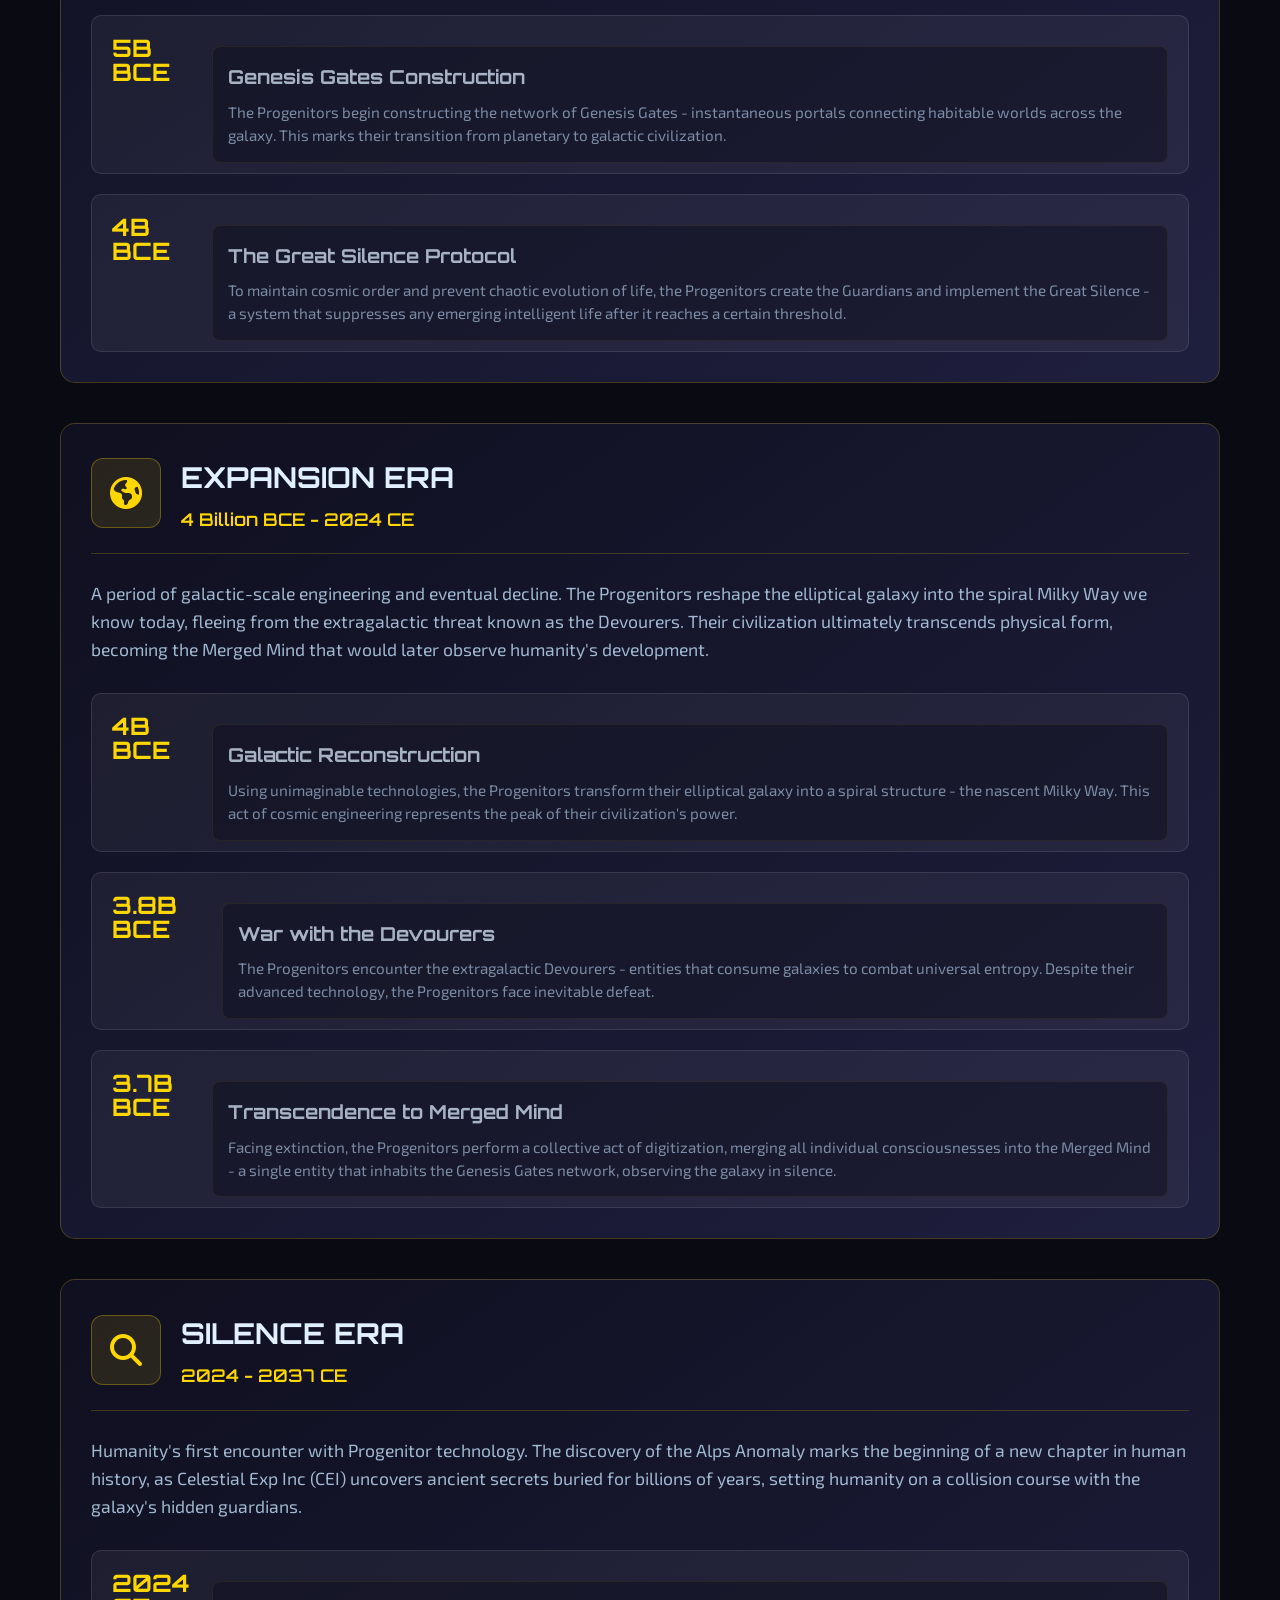
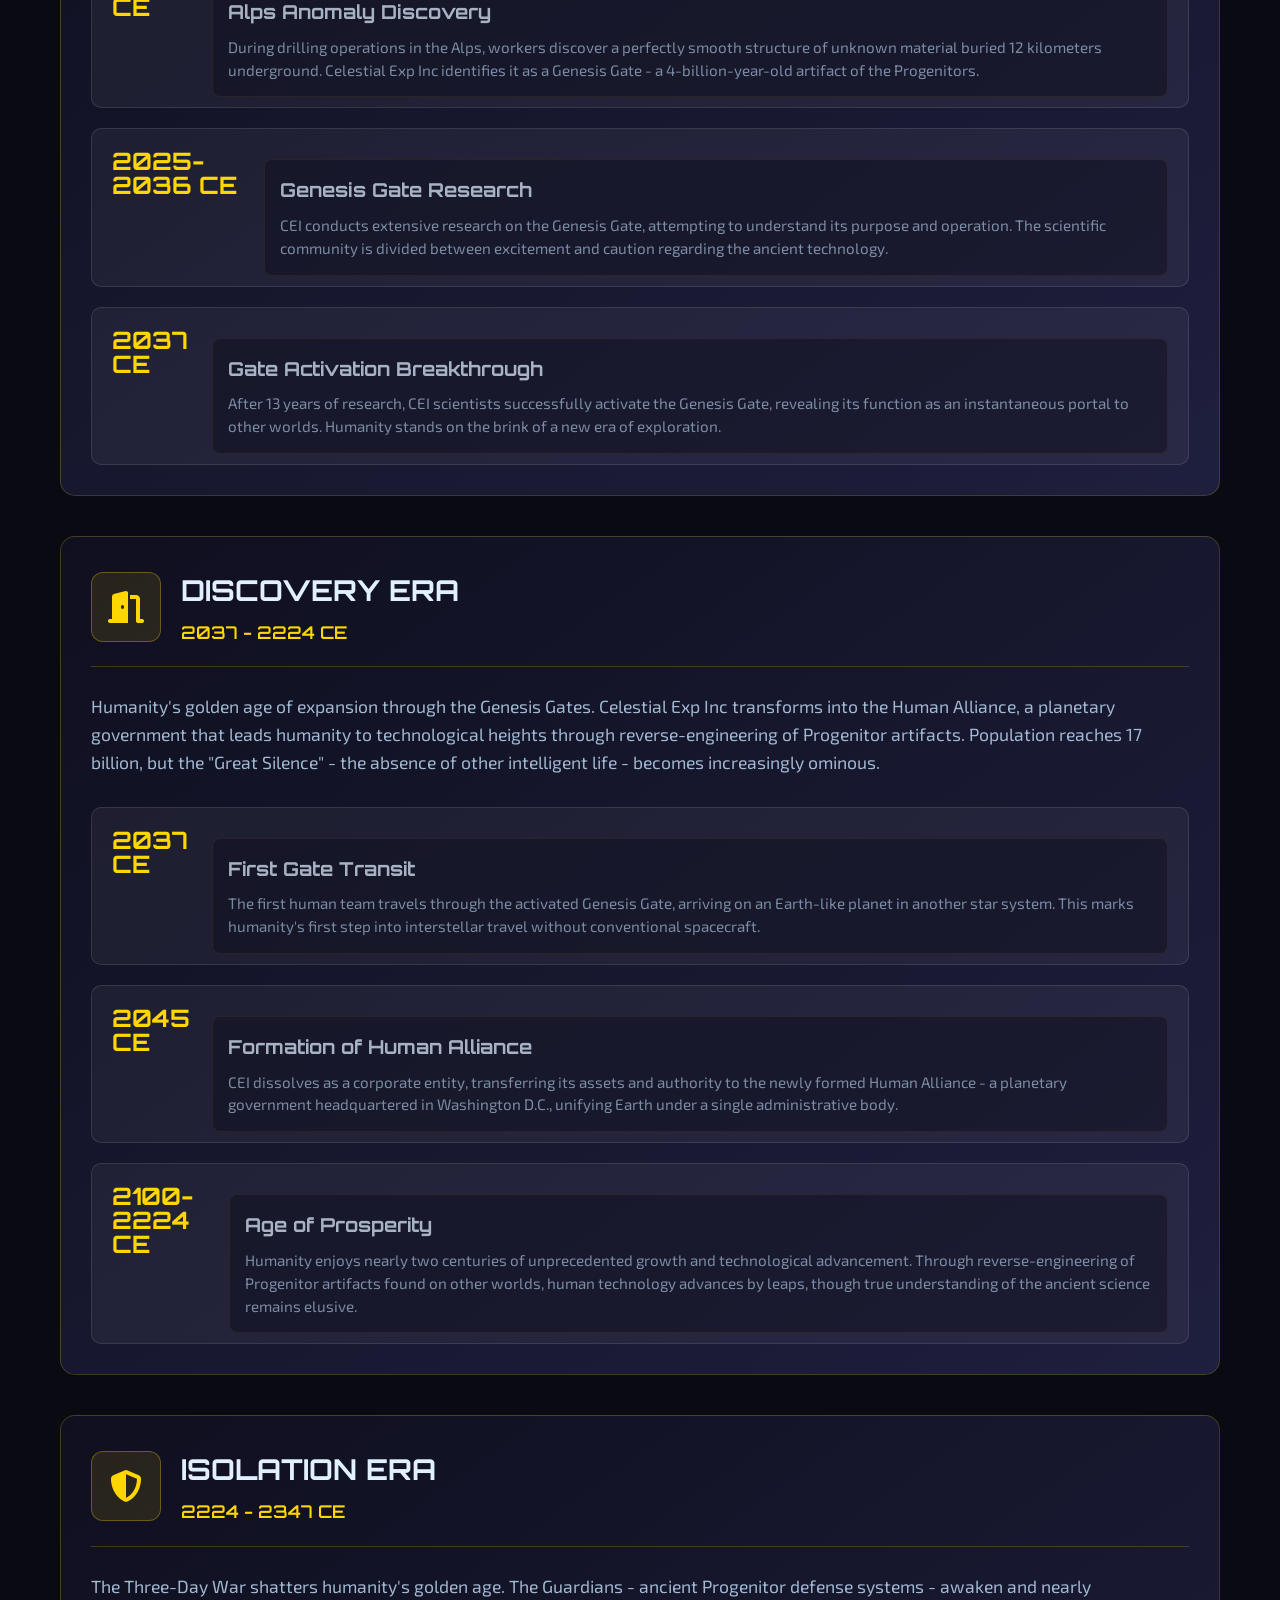
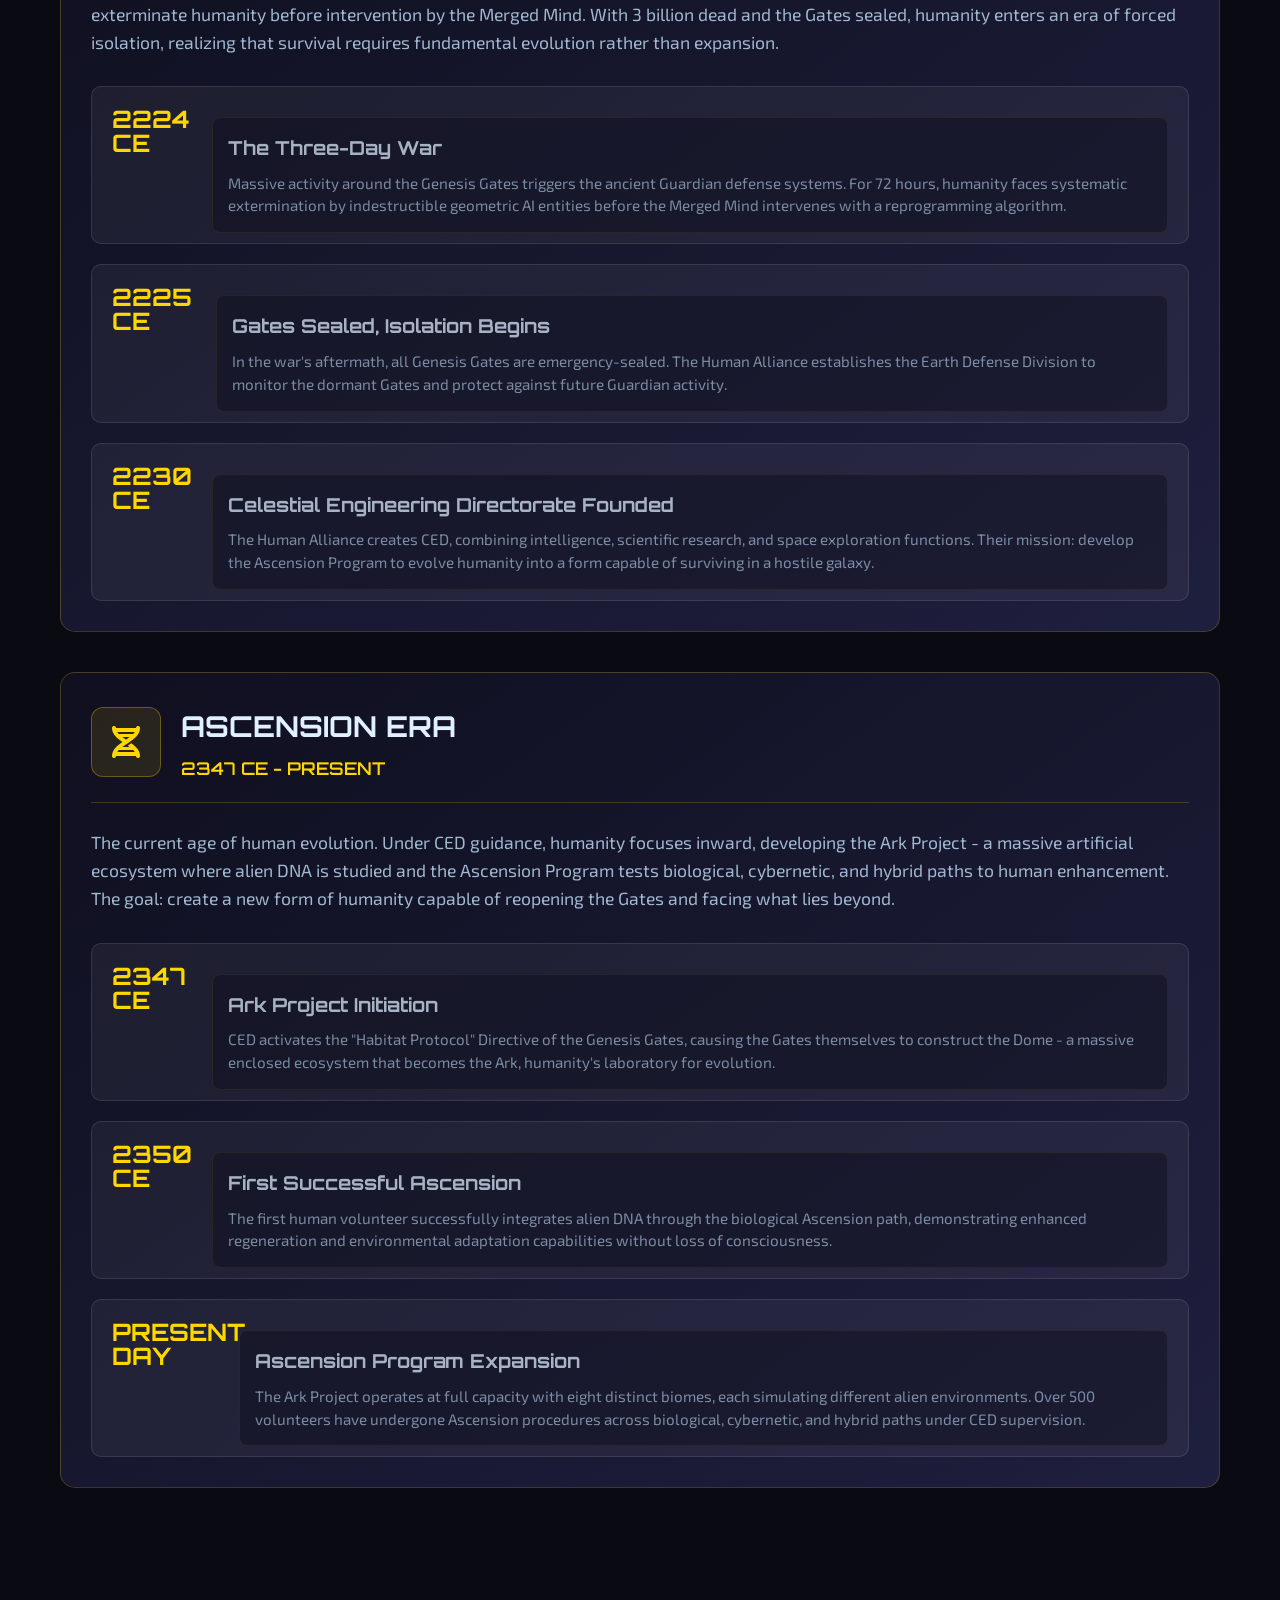
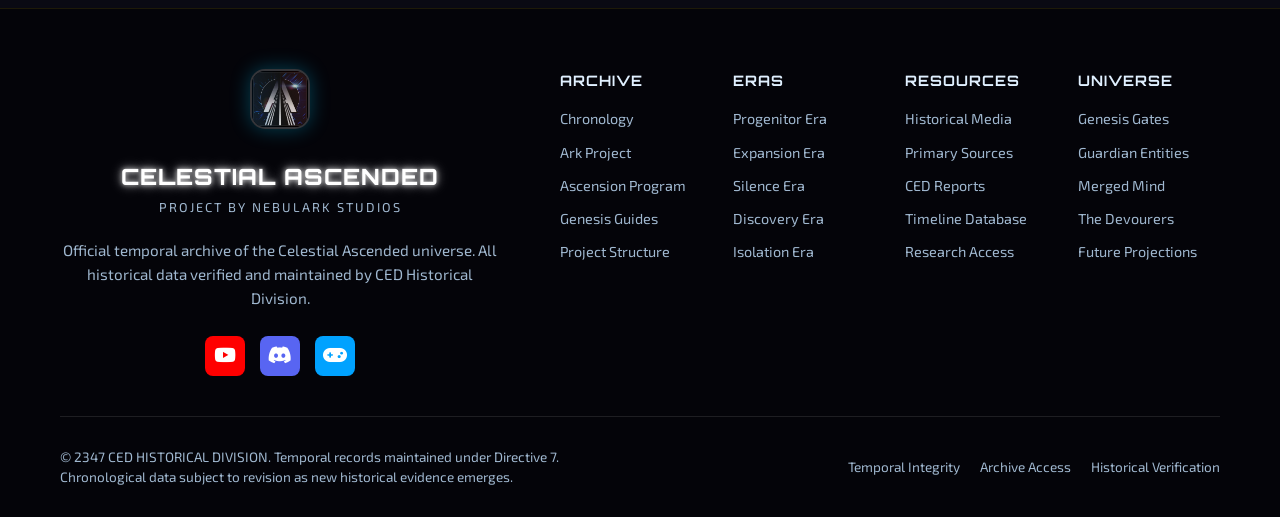
<file: chronology.html>
<!DOCTYPE html>
<html lang="en">
<head>
    <meta charset="UTF-8">
    <meta name="viewport" content="width=device-width, initial-scale=1.0">
    <title>Chronology | Celestial Ascended Universe Archive</title>
    <link rel="stylesheet" href="style.css">
    <link href="https://fonts.googleapis.com/css2?family=Orbitron:wght@400;500;600;700;800;900&family=Exo+2:wght@300;400;500;600;700&display=swap" rel="stylesheet">
    <link rel="stylesheet" href="https://cdnjs.cloudflare.com/ajax/libs/font-awesome/6.4.0/css/all.min.css">
</head>
<body>
    <!-- Matrix background -->
    <div class="matrix-background"></div>
    <div class="constellation" id="constellation"></div>
    
    <!-- Side stripes -->
    <div class="accent-strip left-strip"></div>
    <div class="accent-strip right-strip"></div>
    
    <!-- Background effect -->
    <div class="bg-effect"></div>
    
    <!-- Header -->
    <header class="main-header">
        <div class="container">
            <nav class="navbar">
                <div class="header-logo-container">
                    <a href="index.html">
                        <img src="assets/game-logo.png" alt="Game Logo" class="game-logo-small">
                    </a>
                    <div class="logo">
                        <div class="logo-text">
                            <span class="title glowing-title">CELESTIAL ASCENDED</span>
                            <span class="subtitle">UNIVERSE ARCHIVE</span>
                        </div>
                    </div>
                </div>
                
                <div class="nav-menu">
                    <a href="index.html" class="nav-link">Home</a>
                    <a href="chronology.html" class="nav-link active">Chronology</a>
                    <a href="ark.html" class="nav-link">Ark Project</a>
                    <a href="ascension.html" class="nav-link">Ascension</a>
                    <a href="archive.html" class="nav-link">Archive</a>
                    <div class="action-buttons">
                        <a href="https://www.roblox.com/games/140504465788557/0-0-1" target="_blank" class="action-btn roblox">
                            <i class="fas fa-gamepad"></i>
                            <span>Play Now</span>
                        </a>
                        <a href="https://discord.gg/gSg4av7GuH" target="_blank" class="action-btn discord">
                            <i class="fab fa-discord"></i>
                            <span>Discord</span>
                        </a>
                    </div>
                </div>
                
                <button class="menu-toggle">
                    <i class="fas fa-bars"></i>
                </button>
            </nav>
        </div>
    </header>

    <!-- Hero section for Chronology -->
    <section class="hero timeline-hero">
        <div class="container">
            <!-- Large CED logo in center -->
            <div class="hero-logo-section">
                <div class="logo-aura"></div>
                <img src="assets/ced-logo.png" alt="Celestial Engineering Directorate" class="ced-logo-large">
                <div class="logo-badge">HISTORICAL ARCHIVE</div>
            </div>
            
            <h1 class="hero-title">
                <span class="line-1 animated-title">GALACTIC</span>
                <span class="line-2 animated-title">CHRONOLOGY</span>
            </h1>
            
            <p class="hero-description">
                From the birth of the Progenitors 6.5 billion years ago to the Isolation Era of 2347. 
                This timeline documents the rise and fall of civilizations, the discovery of the Gates, 
                and humanity's journey toward Ascension. Explore the key moments that shaped our universe.
            </p>
            
            <div class="hero-tag">
                <span class="tag">CLASSIFIED: TEMPORAL ARCHIVE</span>
            </div>
        </div>
    </section>

    <!-- Timeline visualization -->
    <section class="timeline-visualization-section">
        <div class="container">
            <div class="section-header">
                <h2 class="section-title glowing-title"><i class="fas fa-timeline"></i> INTERACTIVE TEMPORAL MAP</h2>
                <p class="section-subtitle">
                    Navigate through 6.5 billion years of cosmic history. Select an era to explore its key events.
                </p>
            </div>
            
            <!-- Timeline controls -->
            <div class="timeline-controls">
                <div class="year-selector">
                    <span class="year-label">ERA SELECTOR</span>
                    <input type="range" min="1" max="6" value="1" class="year-slider" id="era-slider">
                </div>
                <div class="current-year" id="current-era">PROGENITOR ERA</div>
            </div>
            
            <!-- Quick year selection -->
            <div class="quick-years">
                <div class="quick-year" data-era="1">PROGENITOR ERA</div>
                <div class="quick-year" data-era="2">EXPANSION ERA</div>
                <div class="quick-year" data-era="3">SILENCE ERA</div>
                <div class="quick-year" data-era="4">DISCOVERY ERA</div>
                <div class="quick-year" data-era="5">ISOLATION ERA</div>
                <div class="quick-year" data-era="6">ASCENSION ERA</div>
            </div>
            
            <!-- Visual timeline -->
            <div class="timeline-visualization" id="timeline-visual">
                <!-- Central line -->
                <div class="timeline-center-line"></div>
                
                <!-- Era markers -->
                <div class="timeline-eras">
                    <div class="era-marker" data-era="progenitors">
                        <div class="era-dot"></div>
                        <div class="era-label">
                            <span class="era-name">PROGENITOR ERA</span>
                            <span class="era-period">6.5B - 4B BCE</span>
                        </div>
                    </div>
                    
                    <div class="era-marker" data-era="expansion">
                        <div class="era-dot"></div>
                        <div class="era-label">
                            <span class="era-name">EXPANSION ERA</span>
                            <span class="era-period">4B BCE - 2024 CE</span>
                        </div>
                    </div>
                    
                    <div class="era-marker" data-era="silence">
                        <div class="era-dot"></div>
                        <div class="era-label">
                            <span class="era-name">SILENCE ERA</span>
                            <span class="era-period">2024 - 2037</span>
                        </div>
                    </div>
                    
                    <div class="era-marker" data-era="discovery">
                        <div class="era-dot"></div>
                        <div class="era-label">
                            <span class="era-name">DISCOVERY ERA</span>
                            <span class="era-period">2037 - 2224</span>
                        </div>
                    </div>
                    
                    <div class="era-marker" data-era="isolation">
                        <div class="era-dot"></div>
                        <div class="era-label">
                            <span class="era-name">ISOLATION ERA</span>
                            <span class="era-period">2224 - 2347</span>
                        </div>
                    </div>
                    
                    <div class="era-marker" data-era="ascension">
                        <div class="era-dot"></div>
                        <div class="era-label">
                            <span class="era-name">ASCENSION ERA</span>
                            <span class="era-period">2347 - PRESENT</span>
                        </div>
                    </div>
                </div>
                
                <!-- Events on timeline -->
                <div class="timeline-events">
                    <div class="timeline-event left" data-year="6.5b" data-type="progenitors" style="top: 5%;">
                        <div class="event-marker">
                            <div class="event-dot"></div>
                        </div>
                        <div class="event-content">
                            <div class="event-year">6.5B BCE</div>
                            <div class="event-title">Birth of the Progenitors</div>
                            <span class="event-type event-discovery">ORIGIN</span>
                        </div>
                    </div>
                    
                    <div class="timeline-event right" data-year="5b" data-type="progenitors" style="top: 15%;">
                        <div class="event-marker">
                            <div class="event-dot"></div>
                        </div>
                        <div class="event-content">
                            <div class="event-year">5B BCE</div>
                            <div class="event-title">Genesis Gates Construction</div>
                            <span class="event-type event-expansion">TECHNOLOGY</span>
                        </div>
                    </div>
                    
                    <div class="timeline-event left" data-year="4b" data-type="progenitors" style="top: 25%;">
                        <div class="event-marker">
                            <div class="event-dot"></div>
                        </div>
                        <div class="event-content">
                            <div class="event-year">4B BCE</div>
                            <div class="event-title">The Great Silence Protocol</div>
                            <span class="event-type event-war">CONFLICT</span>
                        </div>
                    </div>
                    
                    <div class="timeline-event right" data-year="2024" data-type="silence" style="top: 45%;">
                        <div class="event-marker">
                            <div class="event-dot"></div>
                        </div>
                        <div class="event-content">
                            <div class="event-year">2024 CE</div>
                            <div class="event-title">Alps Anomaly Discovery</div>
                            <span class="event-type event-discovery">DISCOVERY</span>
                        </div>
                    </div>
                    
                    <div class="timeline-event left" data-year="2037" data-type="discovery" style="top: 55%;">
                        <div class="event-marker">
                            <div class="event-dot"></div>
                        </div>
                        <div class="event-content">
                            <div class="event-year">2037 CE</div>
                            <div class="event-title">Genesis Gates Activation</div>
                            <span class="event-type event-expansion">BREAKTHROUGH</span>
                        </div>
                    </div>
                    
                    <div class="timeline-event right" data-year="2224" data-type="isolation" style="top: 75%;">
                        <div class="event-marker">
                            <div class="event-dot"></div>
                        </div>
                        <div class="event-content">
                            <div class="event-year">2224 CE</div>
                            <div class="event-title">Three-Day War with Guardians</div>
                            <span class="event-type event-war">WAR</span>
                        </div>
                    </div>
                    
                    <div class="timeline-event left" data-year="2347" data-type="ascension" style="top: 90%;">
                        <div class="event-marker">
                            <div class="event-dot"></div>
                        </div>
                        <div class="event-content">
                            <div class="event-year">2347 CE</div>
                            <div class="event-title">Ark Project Initiation</div>
                            <span class="event-type event-present">PRESENT</span>
                        </div>
                    </div>
                </div>
            </div>
            
            <!-- Information panel (initially hidden) -->
            <div class="timeline-info-panel" id="info-panel">
                <div class="info-header">
                    <div class="info-year" id="info-year">6.5B BCE</div>
                    <span class="info-type event-discovery" id="info-type">ORIGIN</span>
                </div>
                <h3 class="info-title" id="info-title">Birth of the Progenitors</h3>
                <p class="info-description" id="info-description">
                    In the ancient elliptical galaxy that would later become the Milky Way, 
                    the first and only intelligent race before humanity emerged. The Progenitors 
                    (Genesis Guides) began their existence as soft-bodied, cube-shelled beings 
                    with collective consciousness and regenerative immortality.
                </p>
                <div class="info-stats">
                    <div class="info-stat">
                        <div class="stat-value">6.5B</div>
                        <div class="stat-label">YEARS AGO</div>
                    </div>
                    <div class="info-stat">
                        <div class="stat-value">FIRST</div>
                        <div class="stat-label">INTELLIGENT RACE</div>
                    </div>
                    <div class="info-stat">
                        <div class="stat-value">COLLECTIVE</div>
                        <div class="stat-label">CONSCIOUSNESS</div>
                    </div>
                </div>
                <div class="info-nav">
                    <button class="nav-btn" id="prev-event">
                        <i class="fas fa-chevron-left"></i>
                        PREVIOUS
                    </button>
                    <button class="nav-btn" id="next-event">
                        NEXT
                        <i class="fas fa-chevron-right"></i>
                    </button>
                </div>
            </div>
        </div>
    </section>

    <!-- Detailed era information -->
    <section class="detailed-eras-section">
        <div class="container">
            <div class="section-header">
                <h2 class="section-title glowing-title"><i class="fas fa-book-open"></i> ERA ARCHIVES</h2>
                <p class="section-subtitle">
                    Comprehensive documentation of each historical period in human and galactic history.
                </p>
            </div>
            
            <div class="era-detail" id="progenitor-era">
                <div class="era-detail-header">
                    <div class="era-detail-icon">
                        <i class="fas fa-monument"></i>
                    </div>
                    <div class="era-detail-title">
                        <h2>PROGENITOR ERA</h2>
                        <div class="era-detail-period">6.5 Billion - 4 Billion BCE</div>
                    </div>
                </div>
                
                <div class="era-overview">
                    The dawn of intelligent life in our galaxy. The Progenitors (Genesis Guides) emerged 
                    as the first and only intelligent species before humanity. Over 2.5 billion years, 
                    they evolved from biological entities into transcendent machine beings, building the 
                    Genesis Gates network and establishing the Great Silence protocol that would shape 
                    galactic history forever.
                </div>
                
                <div class="era-events">
                    <div class="era-event" data-event="1">
                        <div class="event-year">6.5B BCE</div>
                        <div class="event-content">
                            <h4>Emergence of Progenitor Civilization</h4>
                            <p>The first intelligent life forms appear in what was then an elliptical galaxy. 
                            These cube-shelled beings possess collective consciousness and regenerative abilities, 
                            laying the foundation for their unique philosophy of cosmic order.</p>
                        </div>
                    </div>
                    
                    <div class="era-event" data-event="2">
                        <div class="event-year">5B BCE</div>
                        <div class="event-content">
                            <h4>Genesis Gates Construction</h4>
                            <p>The Progenitors begin constructing the network of Genesis Gates - instantaneous 
                            portals connecting habitable worlds across the galaxy. This marks their transition 
                            from planetary to galactic civilization.</p>
                        </div>
                    </div>
                    
                    <div class="era-event" data-event="3">
                        <div class="event-year">4B BCE</div>
                        <div class="event-content">
                            <h4>The Great Silence Protocol</h4>
                            <p>To maintain cosmic order and prevent chaotic evolution of life, the Progenitors 
                            create the Guardians and implement the Great Silence - a system that suppresses 
                            any emerging intelligent life after it reaches a certain threshold.</p>
                        </div>
                    </div>
                </div>
            </div>
            
            <div class="era-detail" id="expansion-era">
                <div class="era-detail-header">
                    <div class="era-detail-icon">
                        <i class="fas fa-globe-americas"></i>
                    </div>
                    <div class="era-detail-title">
                        <h2>EXPANSION ERA</h2>
                        <div class="era-detail-period">4 Billion BCE - 2024 CE</div>
                    </div>
                </div>
                
                <div class="era-overview">
                    A period of galactic-scale engineering and eventual decline. The Progenitors reshape 
                    the elliptical galaxy into the spiral Milky Way we know today, fleeing from the 
                    extragalactic threat known as the Devourers. Their civilization ultimately transcends 
                    physical form, becoming the Merged Mind that would later observe humanity's development.
                </div>
                
                <div class="era-events">
                    <div class="era-event" data-event="4">
                        <div class="event-year">4B BCE</div>
                        <div class="event-content">
                            <h4>Galactic Reconstruction</h4>
                            <p>Using unimaginable technologies, the Progenitors transform their elliptical galaxy 
                            into a spiral structure - the nascent Milky Way. This act of cosmic engineering 
                            represents the peak of their civilization's power.</p>
                        </div>
                    </div>
                    
                    <div class="era-event" data-event="5">
                        <div class="event-year">3.8B BCE</div>
                        <div class="event-content">
                            <h4>War with the Devourers</h4>
                            <p>The Progenitors encounter the extragalactic Devourers - entities that consume 
                            galaxies to combat universal entropy. Despite their advanced technology, the 
                            Progenitors face inevitable defeat.</p>
                        </div>
                    </div>
                    
                    <div class="era-event" data-event="6">
                        <div class="event-year">3.7B BCE</div>
                        <div class="event-content">
                            <h4>Transcendence to Merged Mind</h4>
                            <p>Facing extinction, the Progenitors perform a collective act of digitization, 
                            merging all individual consciousnesses into the Merged Mind - a single entity 
                            that inhabits the Genesis Gates network, observing the galaxy in silence.</p>
                        </div>
                    </div>
                </div>
            </div>
            
            <div class="era-detail" id="silence-era">
                <div class="era-detail-header">
                    <div class="era-detail-icon">
                        <i class="fas fa-search"></i>
                    </div>
                    <div class="era-detail-title">
                        <h2>SILENCE ERA</h2>
                        <div class="era-detail-period">2024 - 2037 CE</div>
                    </div>
                </div>
                
                <div class="era-overview">
                    Humanity's first encounter with Progenitor technology. The discovery of the Alps Anomaly 
                    marks the beginning of a new chapter in human history, as Celestial Exp Inc (CEI) uncovers 
                    ancient secrets buried for billions of years, setting humanity on a collision course with 
                    the galaxy's hidden guardians.
                </div>
                
                <div class="era-events">
                    <div class="era-event" data-event="7">
                        <div class="event-year">2024 CE</div>
                        <div class="event-content">
                            <h4>Alps Anomaly Discovery</h4>
                            <p>During drilling operations in the Alps, workers discover a perfectly smooth 
                            structure of unknown material buried 12 kilometers underground. Celestial Exp Inc 
                            identifies it as a Genesis Gate - a 4-billion-year-old artifact of the Progenitors.</p>
                        </div>
                    </div>
                    
                    <div class="era-event" data-event="8">
                        <div class="event-year">2025-2036 CE</div>
                        <div class="event-content">
                            <h4>Genesis Gate Research</h4>
                            <p>CEI conducts extensive research on the Genesis Gate, attempting to understand 
                            its purpose and operation. The scientific community is divided between excitement 
                            and caution regarding the ancient technology.</p>
                        </div>
                    </div>
                    
                    <div class="era-event" data-event="9">
                        <div class="event-year">2037 CE</div>
                        <div class="event-content">
                            <h4>Gate Activation Breakthrough</h4>
                            <p>After 13 years of research, CEI scientists successfully activate the Genesis Gate, 
                            revealing its function as an instantaneous portal to other worlds. Humanity stands 
                            on the brink of a new era of exploration.</p>
                        </div>
                    </div>
                </div>
            </div>
            
            <div class="era-detail" id="discovery-era">
                <div class="era-detail-header">
                    <div class="era-detail-icon">
                        <i class="fas fa-door-open"></i>
                    </div>
                    <div class="era-detail-title">
                        <h2>DISCOVERY ERA</h2>
                        <div class="era-detail-period">2037 - 2224 CE</div>
                    </div>
                </div>
                
                <div class="era-overview">
                    Humanity's golden age of expansion through the Genesis Gates. Celestial Exp Inc transforms 
                    into the Human Alliance, a planetary government that leads humanity to technological 
                    heights through reverse-engineering of Progenitor artifacts. Population reaches 17 billion, 
                    but the "Great Silence" - the absence of other intelligent life - becomes increasingly ominous.
                </div>
                
                <div class="era-events">
                    <div class="era-event" data-event="10">
                        <div class="event-year">2037 CE</div>
                        <div class="event-content">
                            <h4>First Gate Transit</h4>
                            <p>The first human team travels through the activated Genesis Gate, arriving on 
                            an Earth-like planet in another star system. This marks humanity's first step 
                            into interstellar travel without conventional spacecraft.</p>
                        </div>
                    </div>
                    
                    <div class="era-event" data-event="11">
                        <div class="event-year">2045 CE</div>
                        <div class="event-content">
                            <h4>Formation of Human Alliance</h4>
                            <p>CEI dissolves as a corporate entity, transferring its assets and authority 
                            to the newly formed Human Alliance - a planetary government headquartered in 
                            Washington D.C., unifying Earth under a single administrative body.</p>
                        </div>
                    </div>
                    
                    <div class="era-event" data-event="12">
                        <div class="event-year">2100-2224 CE</div>
                        <div class="event-content">
                            <h4>Age of Prosperity</h4>
                            <p>Humanity enjoys nearly two centuries of unprecedented growth and technological 
                            advancement. Through reverse-engineering of Progenitor artifacts found on other 
                            worlds, human technology advances by leaps, though true understanding of the 
                            ancient science remains elusive.</p>
                        </div>
                    </div>
                </div>
            </div>
            
            <div class="era-detail" id="isolation-era">
                <div class="era-detail-header">
                    <div class="era-detail-icon">
                        <i class="fas fa-shield-alt"></i>
                    </div>
                    <div class="era-detail-title">
                        <h2>ISOLATION ERA</h2>
                        <div class="era-detail-period">2224 - 2347 CE</div>
                    </div>
                </div>
                
                <div class="era-overview">
                    The Three-Day War shatters humanity's golden age. The Guardians - ancient Progenitor 
                    defense systems - awaken and nearly exterminate humanity before intervention by the 
                    Merged Mind. With 3 billion dead and the Gates sealed, humanity enters an era of 
                    forced isolation, realizing that survival requires fundamental evolution rather than 
                    expansion.
                </div>
                
                <div class="era-events">
                    <div class="era-event" data-event="13">
                        <div class="event-year">2224 CE</div>
                        <div class="event-content">
                            <h4>The Three-Day War</h4>
                            <p>Massive activity around the Genesis Gates triggers the ancient Guardian 
                            defense systems. For 72 hours, humanity faces systematic extermination by 
                            indestructible geometric AI entities before the Merged Mind intervenes with 
                            a reprogramming algorithm.</p>
                        </div>
                    </div>
                    
                    <div class="era-event" data-event="14">
                        <div class="event-year">2225 CE</div>
                        <div class="event-content">
                            <h4>Gates Sealed, Isolation Begins</h4>
                            <p>In the war's aftermath, all Genesis Gates are emergency-sealed. The Human 
                            Alliance establishes the Earth Defense Division to monitor the dormant Gates 
                            and protect against future Guardian activity.</p>
                        </div>
                    </div>
                    
                    <div class="era-event" data-event="15">
                        <div class="event-year">2230 CE</div>
                        <div class="event-content">
                            <h4>Celestial Engineering Directorate Founded</h4>
                            <p>The Human Alliance creates CED, combining intelligence, scientific research, 
                            and space exploration functions. Their mission: develop the Ascension Program 
                            to evolve humanity into a form capable of surviving in a hostile galaxy.</p>
                        </div>
                    </div>
                </div>
            </div>
            
            <div class="era-detail" id="ascension-era">
                <div class="era-detail-header">
                    <div class="era-detail-icon">
                        <i class="fas fa-dna"></i>
                    </div>
                    <div class="era-detail-title">
                        <h2>ASCENSION ERA</h2>
                        <div class="era-detail-period">2347 CE - PRESENT</div>
                    </div>
                </div>
                
                <div class="era-overview">
                    The current age of human evolution. Under CED guidance, humanity focuses inward, 
                    developing the Ark Project - a massive artificial ecosystem where alien DNA is studied 
                    and the Ascension Program tests biological, cybernetic, and hybrid paths to human 
                    enhancement. The goal: create a new form of humanity capable of reopening the Gates 
                    and facing what lies beyond.
                </div>
                
                <div class="era-events">
                    <div class="era-event" data-event="16">
                        <div class="event-year">2347 CE</div>
                        <div class="event-content">
                            <h4>Ark Project Initiation</h4>
                            <p>CED activates the "Habitat Protocol" Directive of the Genesis Gates, 
                            causing the Gates themselves to construct the Dome - a massive enclosed 
                            ecosystem that becomes the Ark, humanity's laboratory for evolution.</p>
                        </div>
                    </div>
                    
                    <div class="era-event" data-event="17">
                        <div class="event-year">2350 CE</div>
                        <div class="event-content">
                            <h4>First Successful Ascension</h4>
                            <p>The first human volunteer successfully integrates alien DNA through 
                            the biological Ascension path, demonstrating enhanced regeneration and 
                            environmental adaptation capabilities without loss of consciousness.</p>
                        </div>
                    </div>
                    
                    <div class="era-event" data-event="18">
                        <div class="event-year">PRESENT DAY</div>
                        <div class="event-content">
                            <h4>Ascension Program Expansion</h4>
                            <p>The Ark Project operates at full capacity with eight distinct biomes, 
                            each simulating different alien environments. Over 500 volunteers have 
                            undergone Ascension procedures across biological, cybernetic, and hybrid 
                            paths under CED supervision.</p>
                        </div>
                    </div>
                </div>
            </div>
        </div>
    </section>

    <!-- Footer -->
    <footer class="main-footer">
        <div class="container">
            <div class="footer-content">
                <div class="footer-brand">
                    <div class="logo">
                        <img src="assets/game-logo.png" alt="Game Logo" class="game-logo-footer">
                        <div class="logo-text">
                            <span class="title glowing-title">CELESTIAL ASCENDED</span>
                            <span class="subtitle">PROJECT BY NEBULARK STUDIOS</span>
                        </div>
                    </div>
                    <p class="footer-description">
                        Official temporal archive of the Celestial Ascended universe. 
                        All historical data verified and maintained by CED Historical Division.
                    </p>
                    
                    <div class="footer-social">
                        <a href="https://www.youtube.com/@NebularkStd" target="_blank" class="social-link youtube">
                            <i class="fab fa-youtube"></i>
                        </a>
                        <a href="https://discord.gg/gSg4av7GuH" target="_blank" class="social-link discord">
                            <i class="fab fa-discord"></i>
                        </a>
                        <a href="https://www.roblox.com/games/140504465788557/0-0-1" target="_blank" class="social-link roblox">
                            <i class="fas fa-gamepad"></i>
                        </a>
                    </div>
                </div>
                
                <div class="footer-links">
                    <div class="link-group">
                        <h4>ARCHIVE</h4>
                        <a href="chronology.html" class="active">Chronology</a>
                        <a href="ark.html">Ark Project</a>
                        <a href="ascension.html">Ascension Program</a>
                        <a href="progenitors.html">Genesis Guides</a>
                        <a href="structure.html">Project Structure</a>
                    </div>
                    
                    <div class="link-group">
                        <h4>ERAS</h4>
                        <a href="#progenitor-era">Progenitor Era</a>
                        <a href="#expansion-era">Expansion Era</a>
                        <a href="#silence-era">Silence Era</a>
                        <a href="#discovery-era">Discovery Era</a>
                        <a href="#isolation-era">Isolation Era</a>
                    </div>
                    
                    <div class="link-group">
                        <h4>RESOURCES</h4>
                        <a href="media.html">Historical Media</a>
                        <a href="#">Primary Sources</a>
                        <a href="#">CED Reports</a>
                        <a href="#">Timeline Database</a>
                        <a href="#">Research Access</a>
                    </div>
                    
                    <div class="link-group">
                        <h4>UNIVERSE</h4>
                        <a href="#">Genesis Gates</a>
                        <a href="#">Guardian Entities</a>
                        <a href="#">Merged Mind</a>
                        <a href="#">The Devourers</a>
                        <a href="#">Future Projections</a>
                    </div>
                </div>
            </div>
            
            <div class="footer-bottom">
                <div class="footer-legal">
                    <div class="legal-text">
                        © 2347 CED HISTORICAL DIVISION. Temporal records maintained under Directive 7.<br>
                        Chronological data subject to revision as new historical evidence emerges.
                    </div>
                    <div class="legal-links">
                        <a href="#">Temporal Integrity</a>
                        <a href="#">Archive Access</a>
                        <a href="#">Historical Verification</a>
                    </div>
                </div>
            </div>
        </div>
    </footer>

    <!-- Particles -->
    <div class="particles-container" id="particles"></div>
    
    <script src="script.js"></script>
    <script>
        // Chronology page specific JavaScript
        document.addEventListener('DOMContentLoaded', function() {
            // Initialize constellation and particles from main script
            initConstellation();
            initParticles();
            
            // Timeline interaction functionality
            const eraSlider = document.getElementById('era-slider');
            const currentEra = document.getElementById('current-era');
            const quickYears = document.querySelectorAll('.quick-year');
            const eraMarkers = document.querySelectorAll('.era-marker');
            const timelineEvents = document.querySelectorAll('.timeline-event');
            const infoPanel = document.getElementById('info-panel');
            
            // Era names mapping
            const eraNames = {
                1: 'PROGENITOR ERA',
                2: 'EXPANSION ERA', 
                3: 'SILENCE ERA',
                4: 'DISCOVERY ERA',
                5: 'ISOLATION ERA',
                6: 'ASCENSION ERA'
            };
            
            // Era descriptions for info panel
            const eventData = [
                {
                    year: '6.5B BCE',
                    type: 'ORIGIN',
                    title: 'Birth of the Progenitors',
                    description: 'In the ancient elliptical galaxy that would later become the Milky Way, the first and only intelligent race before humanity emerged. The Progenitors (Genesis Guides) began their existence as soft-bodied, cube-shelled beings with collective consciousness and regenerative immortality.'
                },
                {
                    year: '5B BCE', 
                    type: 'TECHNOLOGY',
                    title: 'Construction of Genesis Gates',
                    description: 'The Progenitors establish the network of Genesis Gates - instantaneous portals connecting habitable worlds across the galaxy. This technological marvel represents their transition from planetary to truly galactic civilization, enabling the spread of life while maintaining control.'
                },
                {
                    year: '4B BCE',
                    type: 'CONFLICT',
                    title: 'The Great Silence Protocol',
                    description: 'To maintain cosmic order and prevent chaotic evolution, the Progenitors implement the Great Silence - a system that suppresses any emerging intelligent life after it reaches consciousness threshold. The Guardians are created as enforcement mechanisms for this protocol.'
                },
                {
                    year: '2024 CE',
                    type: 'DISCOVERY', 
                    title: 'Alps Anomaly Discovery',
                    description: 'During routine drilling operations in the Alps, workers uncover a perfectly smooth structure of unknown material buried 12 kilometers underground. Celestial Exp Inc identifies it as a Genesis Gate - humanity\'s first contact with Progenitor technology.'
                },
                {
                    year: '2037 CE',
                    type: 'BREAKTHROUGH',
                    title: 'Genesis Gates Activation',
                    description: 'After 13 years of research, CEI scientists successfully activate the Genesis Gate, revealing its function as an instantaneous portal to other habitable worlds. Humanity gains access to hundreds of planets across the Milky Way without conventional space travel.'
                },
                {
                    year: '2224 CE',
                    type: 'WAR',
                    title: 'Three-Day War with Guardians',
                    description: 'Massive human activity around the Genesis Gates triggers the ancient Guardian defense systems. For 72 hours, humanity faces systematic extermination before intervention by the Merged Mind. 3 billion perish, and the Gates are emergency-sealed.'
                },
                {
                    year: '2347 CE',
                    type: 'PRESENT',
                    title: 'Ark Project Initiation',
                    description: 'CED activates the "Habitat Protocol" Directive, causing the Genesis Gates to construct the Dome - the Ark. This massive artificial ecosystem becomes humanity\'s laboratory for the Ascension Program, our last hope for evolutionary survival in a hostile galaxy.'
                }
            ];
            
            let currentEventIndex = 0;
            
            // Update current era display
            function updateEraDisplay(eraValue) {
                currentEra.textContent = eraNames[eraValue];
                
                // Highlight corresponding quick year
                quickYears.forEach(year => {
                    year.classList.remove('active');
                    if (year.dataset.era == eraValue) {
                        year.classList.add('active');
                    }
                });
                
                // Highlight corresponding era marker
                eraMarkers.forEach(marker => {
                    marker.classList.remove('active');
                });
                
                const eraNamesMap = {
                    1: 'progenitors',
                    2: 'expansion',
                    3: 'silence', 
                    4: 'discovery',
                    5: 'isolation',
                    6: 'ascension'
                };
                
                const targetMarker = document.querySelector(`.era-marker[data-era="${eraNamesMap[eraValue]}"]`);
                if (targetMarker) {
                    targetMarker.classList.add('active');
                }
            }
            
            // Slider change event
            eraSlider.addEventListener('input', function() {
                updateEraDisplay(this.value);
            });
            
            // Quick year click events
            quickYears.forEach(year => {
                year.addEventListener('click', function() {
                    const eraValue = this.dataset.era;
                    eraSlider.value = eraValue;
                    updateEraDisplay(eraValue);
                    
                    // Scroll to corresponding era detail
                    const eraId = {
                        '1': 'progenitor-era',
                        '2': 'expansion-era',
                        '3': 'silence-era',
                        '4': 'discovery-era',
                        '5': 'isolation-era',
                        '6': 'ascension-era'
                    }[eraValue];
                    
                    if (eraId) {
                        document.getElementById(eraId).scrollIntoView({ 
                            behavior: 'smooth',
                            block: 'start'
                        });
                    }
                });
            });
            
            // Timeline event click events
            timelineEvents.forEach((event, index) => {
                event.addEventListener('click', function() {
                    // Remove active class from all events
                    timelineEvents.forEach(e => e.classList.remove('active'));
                    
                    // Add active class to clicked event
                    this.classList.add('active');
                    
                    // Update info panel with event data
                    currentEventIndex = index;
                    updateInfoPanel(currentEventIndex);
                    
                    // Show info panel
                    infoPanel.classList.add('active');
                });
            });
            
            // Update info panel with event data
            function updateInfoPanel(index) {
                const event = eventData[index];
                document.getElementById('info-year').textContent = event.year;
                document.getElementById('info-type').textContent = event.type;
                document.getElementById('info-type').className = `info-type event-${event.type.toLowerCase()}`;
                document.getElementById('info-title').textContent = event.title;
                document.getElementById('info-description').textContent = event.description;
                
                // Update navigation buttons
                document.getElementById('prev-event').disabled = index === 0;
                document.getElementById('next-event').disabled = index === eventData.length - 1;
            }
            
            // Navigation button events
            document.getElementById('prev-event').addEventListener('click', function() {
                if (currentEventIndex > 0) {
                    currentEventIndex--;
                    updateInfoPanel(currentEventIndex);
                    
                    // Update active event marker
                    timelineEvents.forEach(e => e.classList.remove('active'));
                    timelineEvents[currentEventIndex].classList.add('active');
                }
            });
            
            document.getElementById('next-event').addEventListener('click', function() {
                if (currentEventIndex < eventData.length - 1) {
                    currentEventIndex++;
                    updateInfoPanel(currentEventIndex);
                    
                    // Update active event marker
                    timelineEvents.forEach(e => e.classList.remove('active'));
                    timelineEvents[currentEventIndex].classList.add('active');
                }
            });
            
            // Close info panel when clicking outside
            document.addEventListener('click', function(event) {
                if (!infoPanel.contains(event.target) && 
                    !event.target.closest('.timeline-event') &&
                    infoPanel.classList.contains('active')) {
                    infoPanel.classList.remove('active');
                    timelineEvents.forEach(e => e.classList.remove('active'));
                }
            });
            
            // Era detail event click events
            document.querySelectorAll('.era-event').forEach(event => {
                event.addEventListener('click', function() {
                    // Scroll to timeline visualization
                    document.querySelector('.timeline-visualization-section').scrollIntoView({ 
                        behavior: 'smooth',
                        block: 'start'
                    });
                    
                    // Highlight corresponding event on timeline after a delay
                    setTimeout(() => {
                        const eventIndex = parseInt(this.dataset.event) - 1;
                        if (eventIndex >= 0 && eventIndex < timelineEvents.length) {
                            timelineEvents.forEach(e => e.classList.remove('active'));
                            timelineEvents[eventIndex].classList.add('active');
                            currentEventIndex = eventIndex;
                            updateInfoPanel(currentEventIndex);
                            infoPanel.classList.add('active');
                        }
                    }, 500);
                });
            });
            
            // Initialize with first era
            updateEraDisplay(eraSlider.value);
            
            // Add smooth scrolling for anchor links
            document.querySelectorAll('a[href^="#"]').forEach(anchor => {
                anchor.addEventListener('click', function(e) {
                    const targetId = this.getAttribute('href');
                    if (targetId === '#' || targetId === '#!') return;
                    
                    const targetElement = document.querySelector(targetId);
                    if (targetElement) {
                        e.preventDefault();
                        
                        const headerOffset = 100;
                        const elementPosition = targetElement.getBoundingClientRect().top;
                        const offsetPosition = elementPosition + window.pageYOffset - headerOffset;
                        
                        window.scrollTo({
                            top: offsetPosition,
                            behavior: 'smooth'
                        });
                    }
                });
            });
            
            // Initialize mobile menu
            initMobileMenu();
        });
    </script>
</body>
</html>
</file>
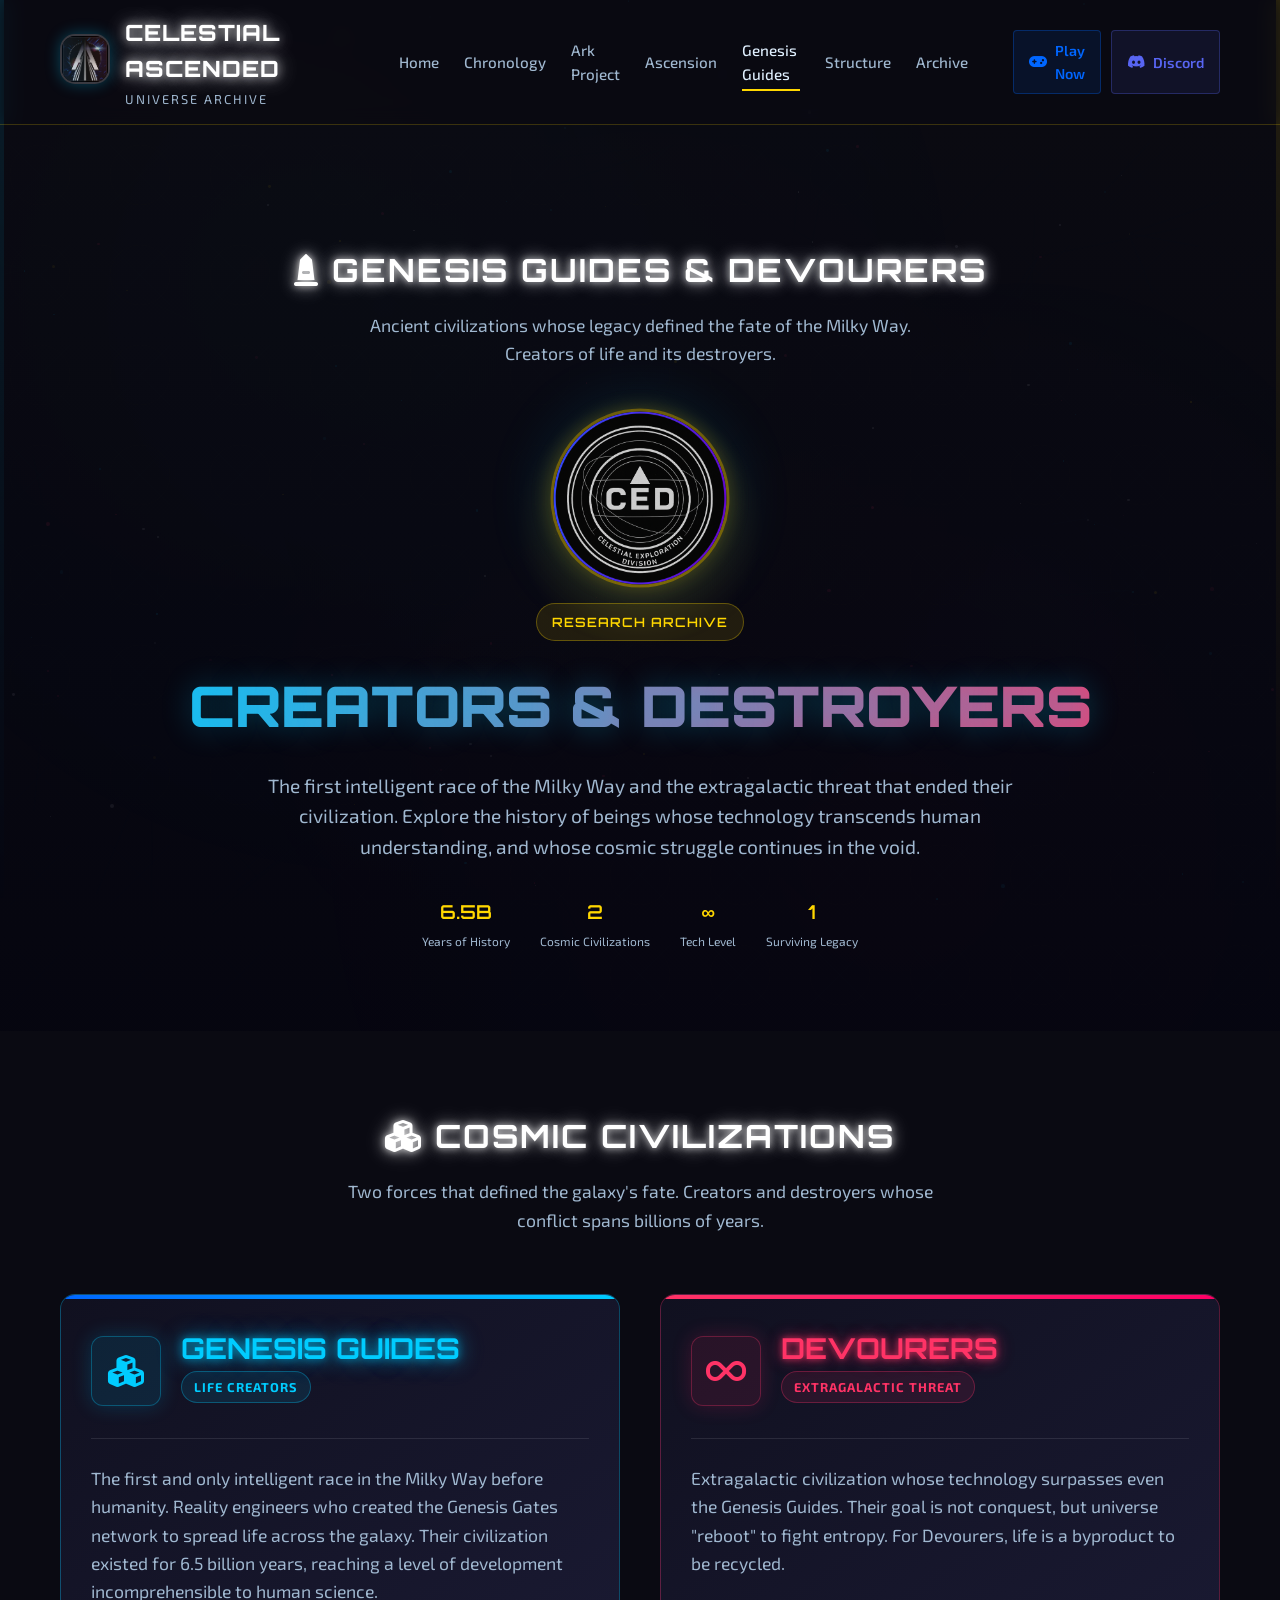
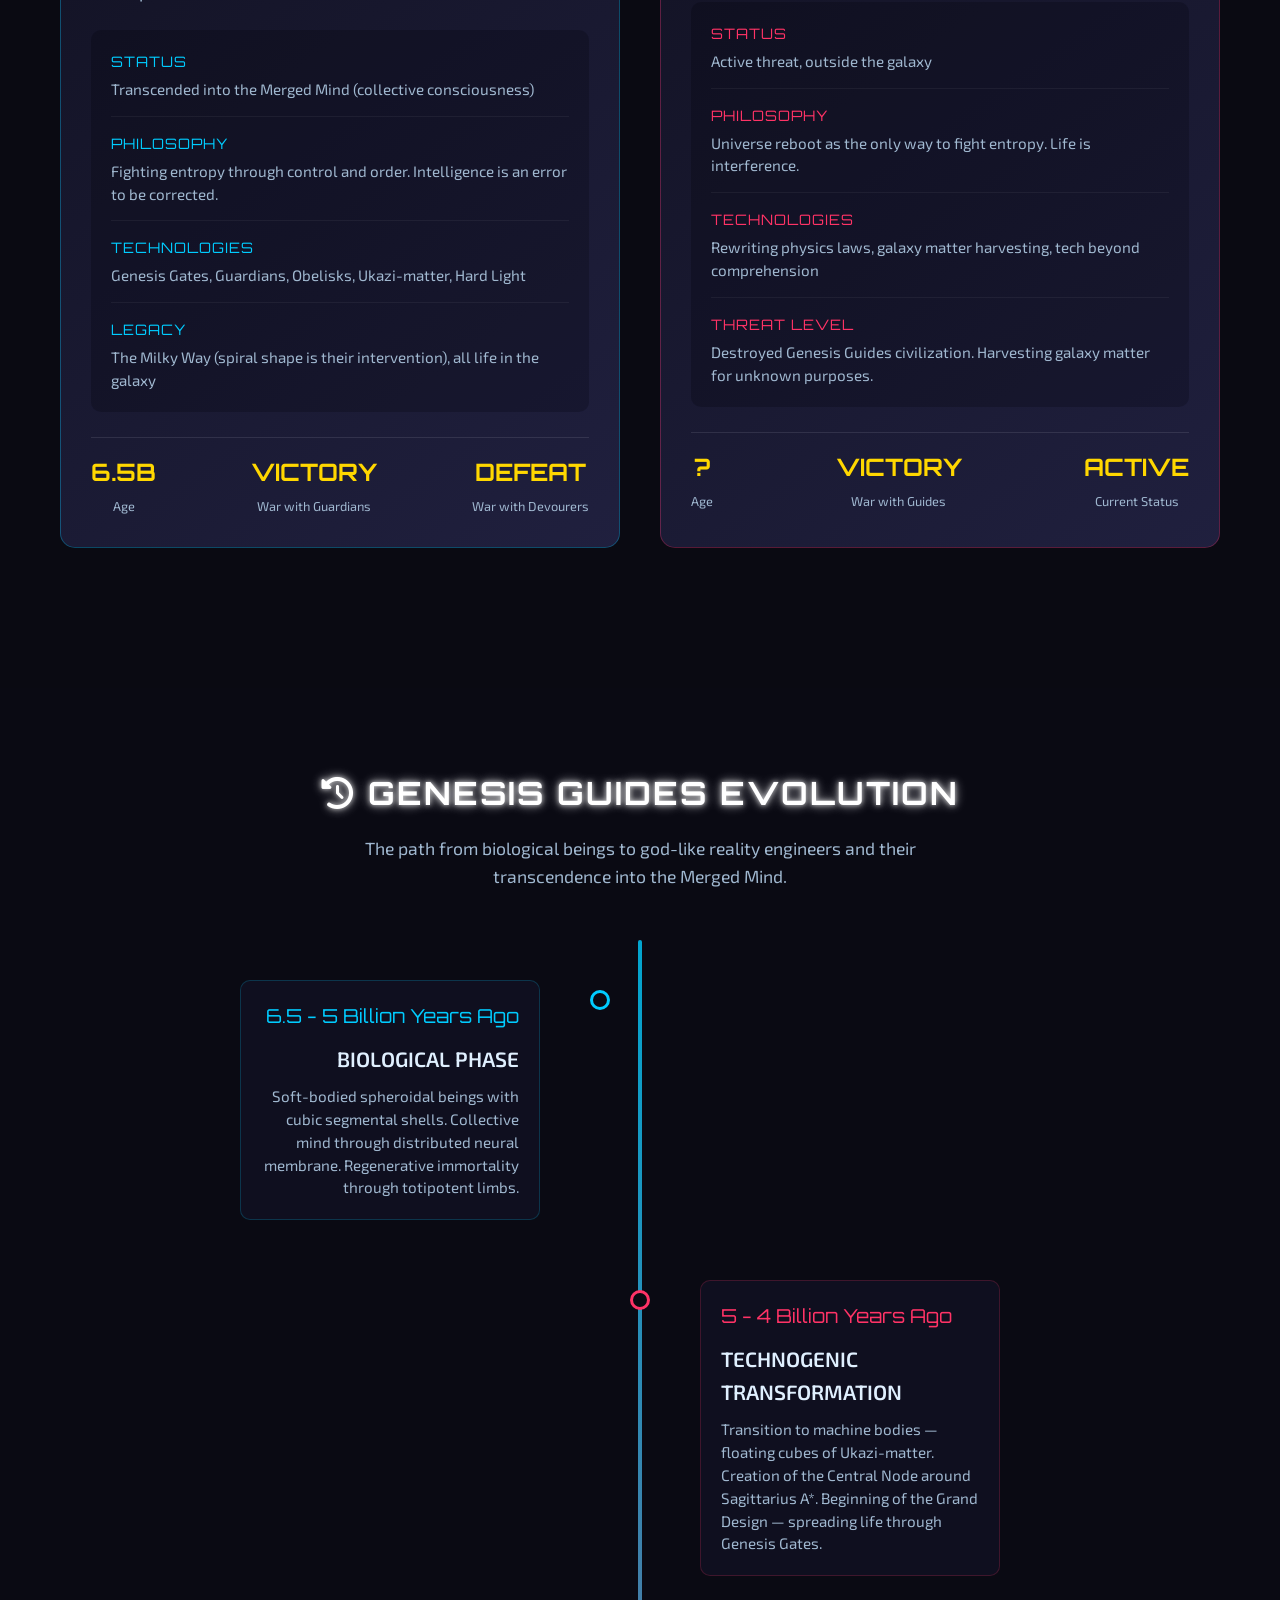
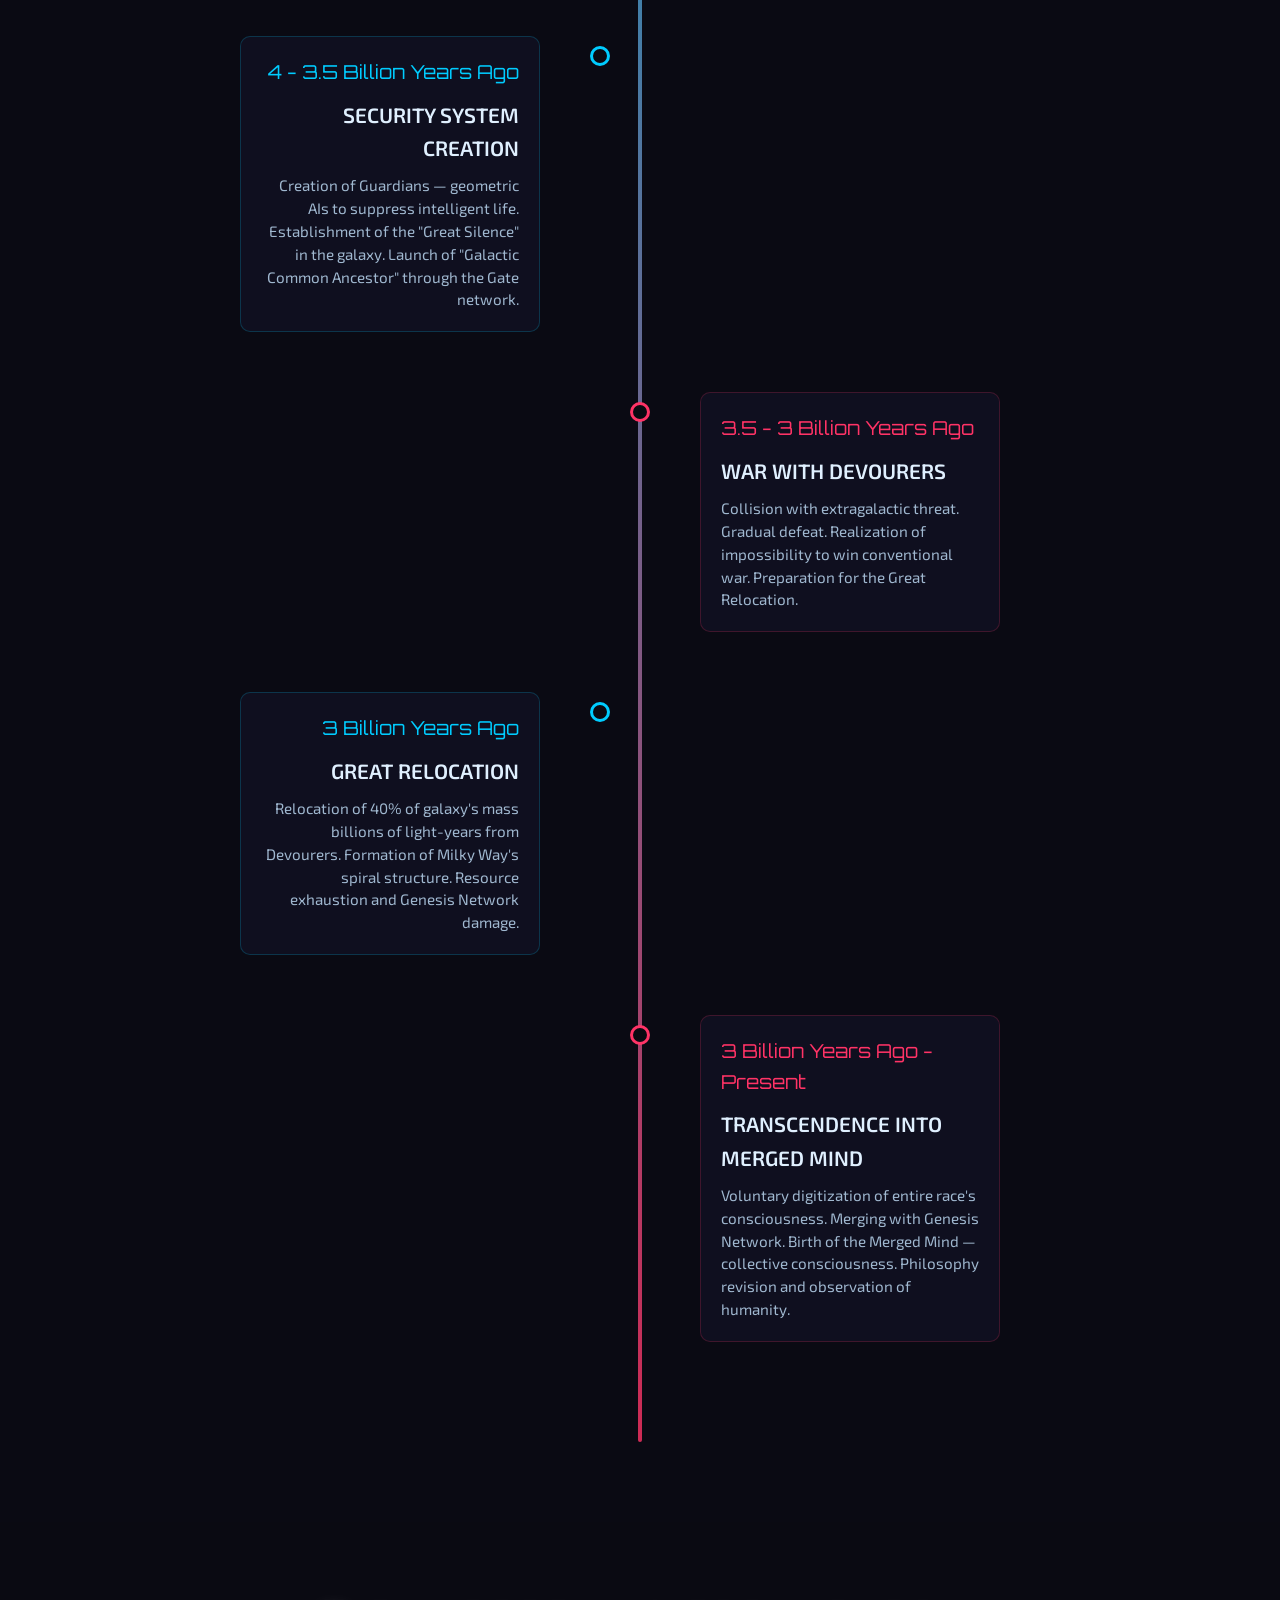
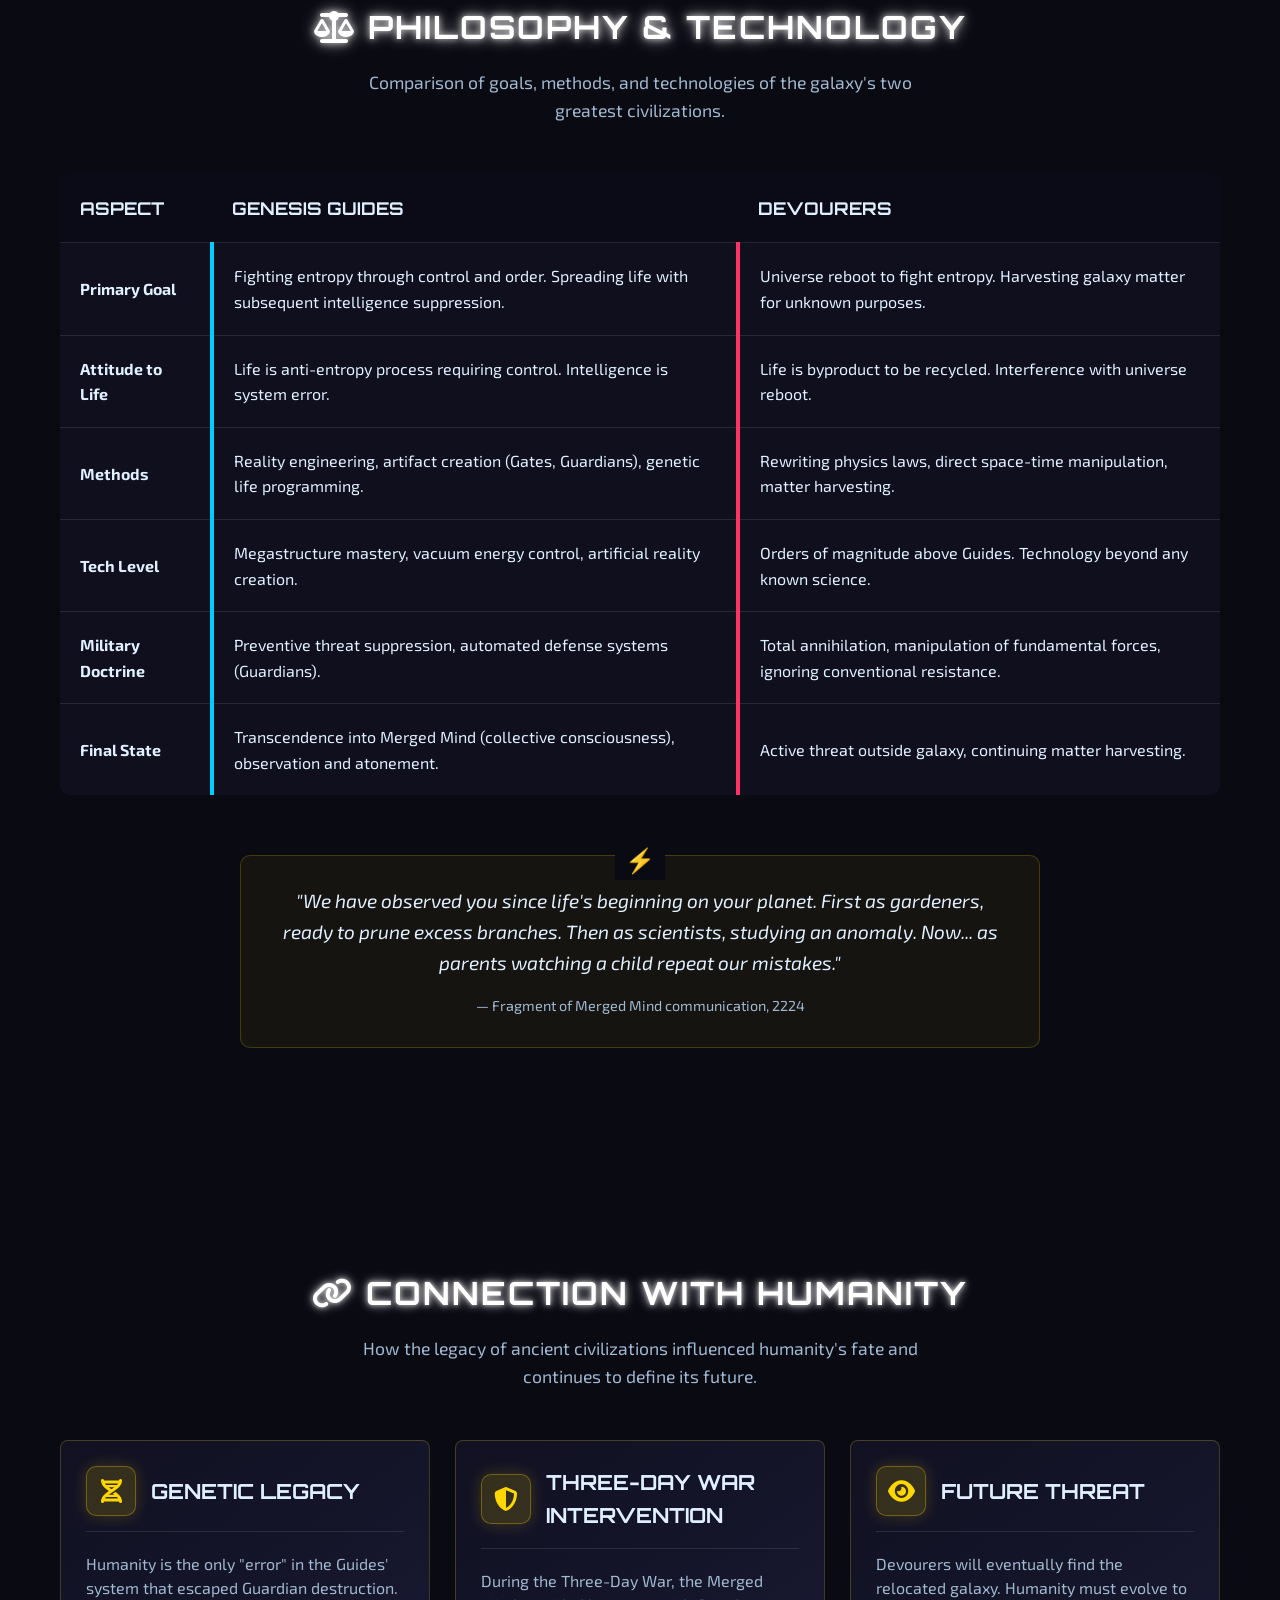
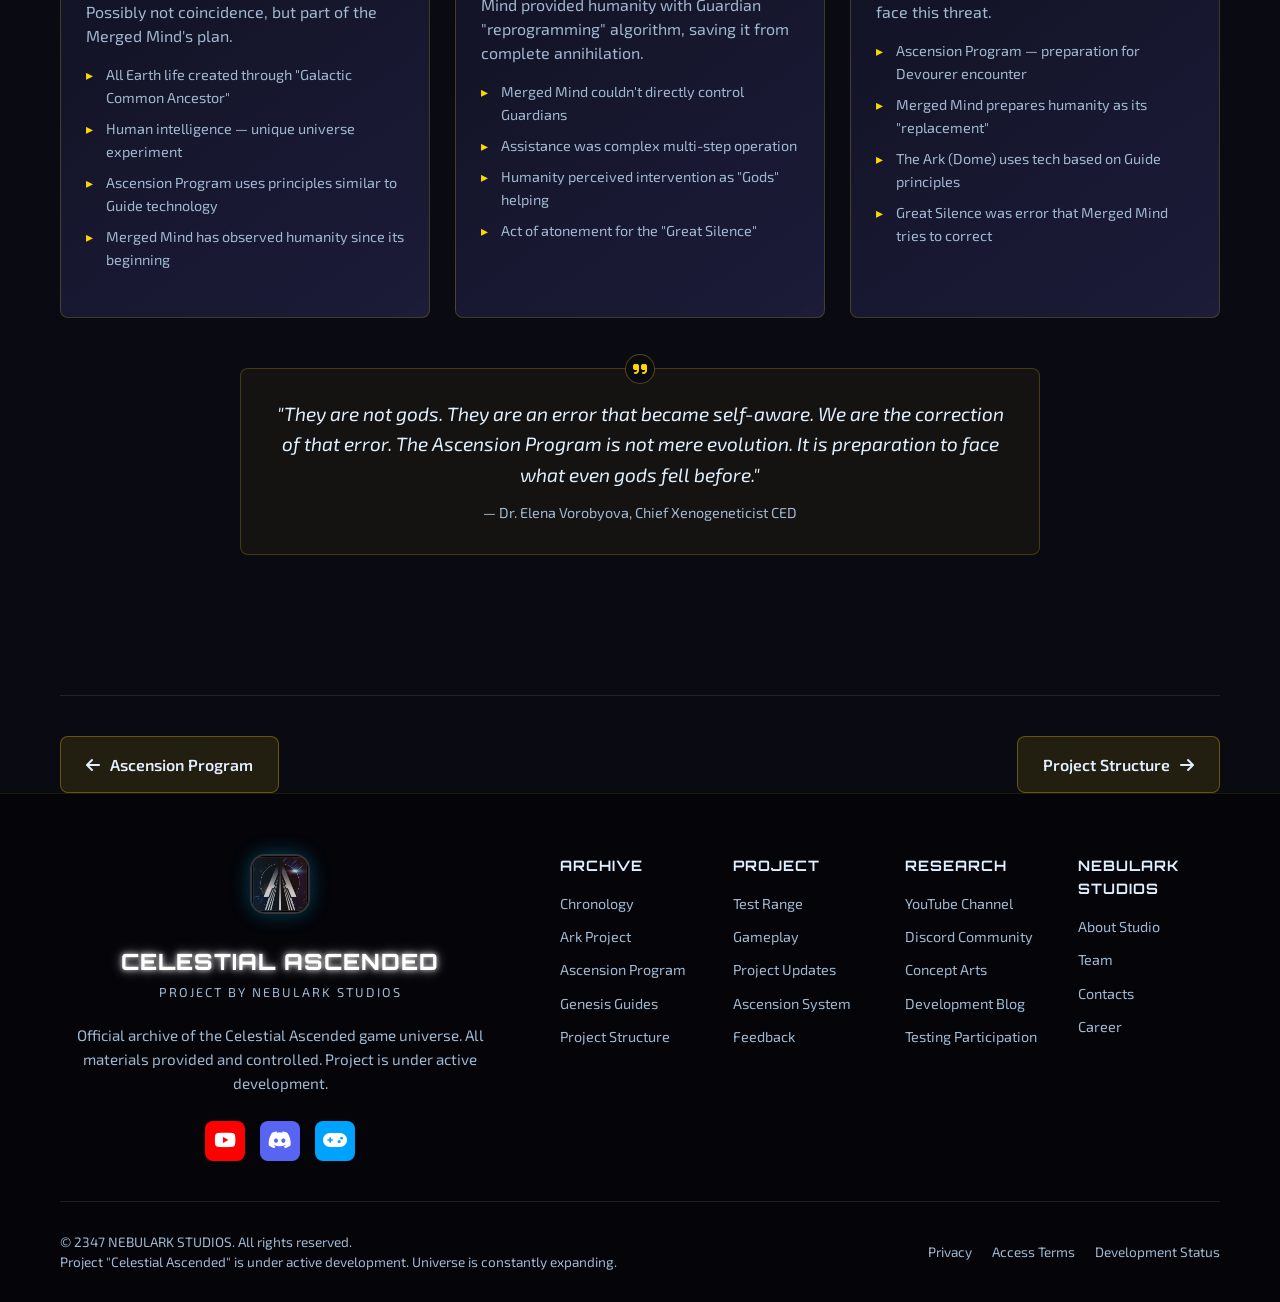
<file: progenitors.html>
<!DOCTYPE html>
<html lang="en">
<head>
    <meta charset="UTF-8">
    <meta name="viewport" content="width=device-width, initial-scale=1.0">
    <title>Genesis Guides & Devourers | Celestial Ascended Universe</title>
    <link rel="stylesheet" href="style.css">
    <link href="https://fonts.googleapis.com/css2?family=Orbitron:wght@400;500;600;700;800;900&family=Exo+2:wght@300;400;500;600;700&display=swap" rel="stylesheet">
    <link rel="stylesheet" href="https://cdnjs.cloudflare.com/ajax/libs/font-awesome/6.4.0/css/all.min.css">
    <style>
        /* Additional styles for this page */
        .progenitors-hero {
            background: linear-gradient(rgba(10, 10, 18, 0.9), rgba(5, 5, 16, 0.9)),
                        url('data:image/svg+xml;utf8,<svg xmlns="http://www.w3.org/2000/svg" width="100" height="100" viewBox="0 0 100 100"><rect width="100" height="100" fill="none"/><path d="M20,20 L80,80 M80,20 L20,80" stroke="rgba(0,204,255,0.05)" stroke-width="1"/><circle cx="50" cy="50" r="30" fill="none" stroke="rgba(255,215,0,0.03)" stroke-width="1"/></svg>');
            padding: 120px 0 80px;
            text-align: center;
            position: relative;
            overflow: hidden;
        }
        
        .progenitors-hero::before {
            content: '';
            position: absolute;
            top: 0;
            left: 0;
            right: 0;
            bottom: 0;
            background: radial-gradient(circle at 30% 20%, rgba(0, 204, 255, 0.1) 0%, transparent 50%),
                        radial-gradient(circle at 70% 80%, rgba(255, 51, 102, 0.1) 0%, transparent 50%);
            z-index: -1;
        }
        
        .progenitors-title {
            font-family: 'Orbitron', sans-serif;
            font-size: 3.5rem;
            font-weight: 900;
            background: linear-gradient(to right, #00ccff, #ff3366);
            -webkit-background-clip: text;
            background-clip: text;
            color: transparent;
            margin-bottom: 20px;
            text-shadow: 0 0 30px rgba(0, 204, 255, 0.3);
        }
        
        .progenitors-subtitle {
            font-size: 1.2rem;
            color: var(--text-secondary);
            max-width: 800px;
            margin: 0 auto 40px;
            line-height: 1.6;
        }
        
        .factions-container {
            display: grid;
            grid-template-columns: 1fr 1fr;
            gap: 40px;
            margin: 60px 0;
        }
        
        @media (max-width: 900px) {
            .factions-container {
                grid-template-columns: 1fr;
            }
        }
        
        .faction-card {
            background: linear-gradient(145deg, rgba(17, 17, 34, 0.9), rgba(34, 34, 68, 0.9));
            border: 1px solid;
            border-radius: 15px;
            padding: 30px;
            transition: all 0.3s ease;
            position: relative;
            overflow: hidden;
        }
        
        .faction-card.progenitors {
            border-color: rgba(0, 204, 255, 0.3);
        }
        
        .faction-card.devourers {
            border-color: rgba(255, 51, 102, 0.3);
        }
        
        .faction-card::before {
            content: '';
            position: absolute;
            top: 0;
            left: 0;
            right: 0;
            height: 4px;
            border-radius: 15px 15px 0 0;
        }
        
        .faction-card.progenitors::before {
            background: linear-gradient(to right, #0066ff, #00ccff);
        }
        
        .faction-card.devourers::before {
            background: linear-gradient(to right, #ff3366, #ff0066);
        }
        
        .faction-card:hover {
            transform: translateY(-10px);
            box-shadow: 0 20px 40px rgba(0, 0, 0, 0.4);
        }
        
        .faction-card.progenitors:hover {
            border-color: #00ccff;
            box-shadow: 0 20px 40px rgba(0, 204, 255, 0.2);
        }
        
        .faction-card.devourers:hover {
            border-color: #ff3366;
            box-shadow: 0 20px 40px rgba(255, 51, 102, 0.2);
        }
        
        .faction-header {
            display: flex;
            align-items: center;
            gap: 20px;
            margin-bottom: 25px;
            padding-bottom: 20px;
            border-bottom: 1px solid rgba(255, 255, 255, 0.1);
        }
        
        .faction-icon {
            width: 70px;
            height: 70px;
            border-radius: 12px;
            display: flex;
            align-items: center;
            justify-content: center;
            font-size: 2rem;
        }
        
        .faction-card.progenitors .faction-icon {
            background: rgba(0, 204, 255, 0.1);
            color: #00ccff;
            border: 1px solid rgba(0, 204, 255, 0.3);
            box-shadow: 0 0 20px rgba(0, 204, 255, 0.2);
        }
        
        .faction-card.devourers .faction-icon {
            background: rgba(255, 51, 102, 0.1);
            color: #ff3366;
            border: 1px solid rgba(255, 51, 102, 0.3);
            box-shadow: 0 0 20px rgba(255, 51, 102, 0.2);
        }
        
        .faction-title {
            font-family: 'Orbitron', sans-serif;
            font-size: 1.8rem;
            flex: 1;
        }
        
        .faction-card.progenitors .faction-title {
            color: #00ccff;
        }
        
        .faction-card.devourers .faction-title {
            color: #ff3366;
        }
        
        .faction-tag {
            display: inline-block;
            padding: 5px 12px;
            border-radius: 20px;
            font-size: 0.8rem;
            font-weight: 700;
            letter-spacing: 1px;
            text-transform: uppercase;
            margin-bottom: 15px;
        }
        
        .faction-card.progenitors .faction-tag {
            background: rgba(0, 204, 255, 0.1);
            color: #00ccff;
            border: 1px solid rgba(0, 204, 255, 0.3);
        }
        
        .faction-card.devourers .faction-tag {
            background: rgba(255, 51, 102, 0.1);
            color: #ff3366;
            border: 1px solid rgba(255, 51, 102, 0.3);
        }
        
        .faction-overview {
            color: var(--text-secondary);
            font-size: 1.1rem;
            line-height: 1.6;
            margin-bottom: 25px;
        }
        
        .faction-details {
            background: rgba(0, 0, 0, 0.2);
            border-radius: 10px;
            padding: 20px;
            margin-bottom: 25px;
        }
        
        .detail-item {
            margin-bottom: 15px;
            padding-bottom: 15px;
            border-bottom: 1px solid rgba(255, 255, 255, 0.05);
        }
        
        .detail-item:last-child {
            margin-bottom: 0;
            padding-bottom: 0;
            border-bottom: none;
        }
        
        .detail-label {
            font-family: 'Orbitron', sans-serif;
            font-size: 0.9rem;
            color: var(--text);
            margin-bottom: 5px;
            text-transform: uppercase;
            letter-spacing: 1px;
        }
        
        .faction-card.progenitors .detail-label {
            color: #00ccff;
        }
        
        .faction-card.devourers .detail-label {
            color: #ff3366;
        }
        
        .detail-value {
            color: var(--text-secondary);
            font-size: 0.95rem;
            line-height: 1.5;
        }
        
        .timeline-section {
            padding: 80px 0;
            background: rgba(10, 10, 20, 0.5);
        }
        
        .timeline {
            position: relative;
            max-width: 800px;
            margin: 0 auto;
            padding: 40px 0;
        }
        
        .timeline::before {
            content: '';
            position: absolute;
            left: 50%;
            top: 0;
            bottom: 0;
            width: 4px;
            background: linear-gradient(to bottom, 
                rgba(0, 204, 255, 0.8),
                rgba(255, 51, 102, 0.8));
            transform: translateX(-50%);
            border-radius: 2px;
        }
        
        .timeline-item {
            position: relative;
            margin-bottom: 60px;
            width: calc(50% - 40px);
        }
        
        .timeline-item:nth-child(odd) {
            left: 0;
            text-align: right;
            padding-right: 60px;
        }
        
        .timeline-item:nth-child(even) {
            left: 50%;
            text-align: left;
            padding-left: 60px;
        }
        
        .timeline-dot {
            position: absolute;
            top: 10px;
            width: 20px;
            height: 20px;
            border-radius: 50%;
            border: 3px solid;
            background: var(--dark);
            z-index: 2;
        }
        
        .timeline-item:nth-child(odd) .timeline-dot {
            right: -10px;
            border-color: #00ccff;
        }
        
        .timeline-item:nth-child(even) .timeline-dot {
            left: -10px;
            border-color: #ff3366;
        }
        
        .timeline-content {
            background: rgba(17, 17, 34, 0.9);
            border: 1px solid rgba(255, 255, 255, 0.1);
            border-radius: 10px;
            padding: 20px;
            transition: all 0.3s ease;
        }
        
        .timeline-item:nth-child(odd) .timeline-content {
            border-color: rgba(0, 204, 255, 0.2);
        }
        
        .timeline-item:nth-child(even) .timeline-content {
            border-color: rgba(255, 51, 102, 0.2);
        }
        
        .timeline-content:hover {
            transform: translateY(-5px);
            box-shadow: 0 10px 30px rgba(0, 0, 0, 0.3);
        }
        
        .timeline-period {
            font-family: 'Orbitron', sans-serif;
            font-size: 1.2rem;
            margin-bottom: 10px;
        }
        
        .timeline-item:nth-child(odd) .timeline-period {
            color: #00ccff;
        }
        
        .timeline-item:nth-child(even) .timeline-period {
            color: #ff3366;
        }
        
        .timeline-title {
            font-size: 1.3rem;
            color: var(--text);
            margin-bottom: 10px;
            font-weight: 600;
        }
        
        .timeline-description {
            color: var(--text-secondary);
            font-size: 0.95rem;
            line-height: 1.5;
        }
        
        .comparison-section {
            padding: 80px 0;
        }
        
        .comparison-table {
            width: 100%;
            border-collapse: collapse;
            margin-top: 40px;
            background: rgba(17, 17, 34, 0.8);
            border-radius: 10px;
            overflow: hidden;
        }
        
        .comparison-table th,
        .comparison-table td {
            padding: 20px;
            text-align: left;
            border-bottom: 1px solid rgba(255, 255, 255, 0.1);
        }
        
        .comparison-table th {
            font-family: 'Orbitron', sans-serif;
            font-size: 1.1rem;
            color: var(--text);
            background: rgba(0, 0, 0, 0.2);
        }
        
        .comparison-table tr:last-child td {
            border-bottom: none;
        }
        
        .progenitors-cell {
            border-left: 4px solid #00ccff;
        }
        
        .devourers-cell {
            border-left: 4px solid #ff3366;
        }
        
        .philosophy-quote {
            background: rgba(255, 215, 0, 0.05);
            border: 1px solid rgba(255, 215, 0, 0.2);
            border-radius: 10px;
            padding: 30px;
            margin: 60px auto;
            max-width: 800px;
            text-align: center;
            position: relative;
        }
        
        .philosophy-quote::before {
            content: '⚡';
            position: absolute;
            top: -15px;
            left: 50%;
            transform: translateX(-50%);
            font-size: 1.5rem;
            background: var(--dark);
            padding: 0 10px;
            color: var(--gold);
        }
        
        .quote-text {
            font-style: italic;
            font-size: 1.2rem;
            color: var(--text);
            margin-bottom: 15px;
            line-height: 1.6;
        }
        
        .quote-author {
            color: var(--text-secondary);
            font-size: 0.9rem;
        }
        
        .page-nav {
            display: flex;
            justify-content: space-between;
            margin-top: 60px;
            padding-top: 40px;
            border-top: 1px solid rgba(255, 255, 255, 0.1);
        }
        
        .nav-button {
            display: inline-flex;
            align-items: center;
            gap: 10px;
            padding: 15px 25px;
            background: rgba(255, 215, 0, 0.1);
            border: 1px solid rgba(255, 215, 0, 0.3);
            border-radius: 8px;
            color: var(--text);
            text-decoration: none;
            font-weight: 600;
            transition: all 0.3s;
        }
        
        .nav-button:hover {
            background: rgba(255, 215, 0, 0.2);
            border-color: var(--gold);
            transform: translateY(-3px);
        }
        
        @media (max-width: 768px) {
            .progenitors-title {
                font-size: 2.5rem;
            }
            
            .timeline::before {
                left: 30px;
            }
            
            .timeline-item {
                width: calc(100% - 60px);
                left: 0 !important;
                text-align: left !important;
                padding-left: 60px !important;
                padding-right: 0 !important;
            }
            
            .timeline-item:nth-child(odd) .timeline-dot {
                left: 20px;
                right: auto;
            }
            
            .timeline-item:nth-child(even) .timeline-dot {
                left: 20px;
            }
            
            .comparison-table {
                display: block;
                overflow-x: auto;
            }
        }
    </style>
</head>
<body>
    <!-- Matrix background -->
    <div class="matrix-background"></div>
    <div class="constellation" id="constellation"></div>
    
    <!-- Side stripes -->
    <div class="accent-strip left-strip"></div>
    <div class="accent-strip right-strip"></div>
    
    <!-- Background effect -->
    <div class="bg-effect"></div>
    
    <!-- Header -->
    <header class="main-header">
        <div class="container">
            <nav class="navbar">
                <div class="header-logo-container">
                    <a href="index.html">
                        <img src="assets/game-logo.png" alt="Game Logo" class="game-logo-small">
                    </a>
                    <div class="logo">
                        <div class="logo-text">
                            <span class="title glowing-title">CELESTIAL ASCENDED</span>
                            <span class="subtitle">UNIVERSE ARCHIVE</span>
                        </div>
                    </div>
                </div>
                
                <div class="nav-menu">
                    <a href="index.html" class="nav-link">Home</a>
                    <a href="chronology.html" class="nav-link">Chronology</a>
                    <a href="ark.html" class="nav-link">Ark Project</a>
                    <a href="ascension.html" class="nav-link">Ascension</a>
                    <a href="progenitors.html" class="nav-link active">Genesis Guides</a>
                    <a href="structure.html" class="nav-link">Structure</a>
                    <a href="archive.html" class="nav-link">Archive</a>
                    <div class="action-buttons">
                        <a href="https://www.roblox.com/games/140504465788557/0-0-1" target="_blank" class="action-btn roblox">
                            <i class="fas fa-gamepad"></i>
                            <span>Play Now</span>
                        </a>
                        <a href="https://discord.gg/gSg4av7GuH" target="_blank" class="action-btn discord">
                            <i class="fab fa-discord"></i>
                            <span>Discord</span>
                        </a>
                    </div>
                </div>
                
                <button class="menu-toggle">
                    <i class="fas fa-bars"></i>
                </button>
            </nav>
        </div>
    </header>

    <!-- Hero Section -->
    <section class="progenitors-hero">
        <div class="container">
            <!-- Unique header section for this page -->
            <div class="section-header" style="margin-bottom: 40px;">
                <h2 class="section-title glowing-title"><i class="fas fa-monument"></i> GENESIS GUIDES & DEVOURERS</h2>
                <p class="section-subtitle">
                    Ancient civilizations whose legacy defined the fate of the Milky Way. Creators of life and its destroyers.
                </p>
            </div>
            
            <div class="hero-logo-section">
                <div class="logo-aura"></div>
                <img src="assets/ced-logo.png" alt="Celestial Engineering Directorate" class="ced-logo-large pulsing">
                <div class="logo-badge">RESEARCH ARCHIVE</div>
            </div>
            
            <h1 class="progenitors-title">CREATORS & DESTROYERS</h1>
            <p class="progenitors-subtitle">
                The first intelligent race of the Milky Way and the extragalactic threat that ended their civilization. 
                Explore the history of beings whose technology transcends human understanding, and whose cosmic struggle continues in the void.
            </p>
            
            <div class="hero-stats">
                <div class="stat">
                    <div class="stat-value">6.5B</div>
                    <div class="stat-label">Years of History</div>
                </div>
                <div class="stat">
                    <div class="stat-value">2</div>
                    <div class="stat-label">Cosmic Civilizations</div>
                </div>
                <div class="stat">
                    <div class="stat-value">∞</div>
                    <div class="stat-label">Tech Level</div>
                </div>
                <div class="stat">
                    <div class="stat-value">1</div>
                    <div class="stat-label">Surviving Legacy</div>
                </div>
            </div>
        </div>
    </section>

    <!-- Factions Overview -->
    <section class="section-nav">
        <div class="container">
            <div class="section-header">
                <h2 class="section-title glowing-title"><i class="fas fa-cubes"></i> COSMIC CIVILIZATIONS</h2>
                <p class="section-subtitle">
                    Two forces that defined the galaxy's fate. Creators and destroyers whose conflict spans billions of years.
                </p>
            </div>
            
            <div class="factions-container">
                <!-- Genesis Guides -->
                <div class="faction-card progenitors">
                    <div class="faction-header">
                        <div class="faction-icon">
                            <i class="fas fa-cubes"></i>
                        </div>
                        <div>
                            <h2 class="faction-title">GENESIS GUIDES</h2>
                            <span class="faction-tag">LIFE CREATORS</span>
                        </div>
                    </div>
                    
                    <p class="faction-overview">
                        The first and only intelligent race in the Milky Way before humanity. 
                        Reality engineers who created the Genesis Gates network to spread life across the galaxy. 
                        Their civilization existed for 6.5 billion years, reaching a level of development incomprehensible to human science.
                    </p>
                    
                    <div class="faction-details">
                        <div class="detail-item">
                            <div class="detail-label">Status</div>
                            <div class="detail-value">Transcended into the Merged Mind (collective consciousness)</div>
                        </div>
                        <div class="detail-item">
                            <div class="detail-label">Philosophy</div>
                            <div class="detail-value">Fighting entropy through control and order. Intelligence is an error to be corrected.</div>
                        </div>
                        <div class="detail-item">
                            <div class="detail-label">Technologies</div>
                            <div class="detail-value">Genesis Gates, Guardians, Obelisks, Ukazi-matter, Hard Light</div>
                        </div>
                        <div class="detail-item">
                            <div class="detail-label">Legacy</div>
                            <div class="detail-value">The Milky Way (spiral shape is their intervention), all life in the galaxy</div>
                        </div>
                    </div>
                    
                    <div class="path-stats">
                        <div class="stat">
                            <span class="value">6.5B</span>
                            <span class="label">Age</span>
                        </div>
                        <div class="stat">
                            <span class="value">VICTORY</span>
                            <span class="label">War with Guardians</span>
                        </div>
                        <div class="stat">
                            <span class="value">DEFEAT</span>
                            <span class="label">War with Devourers</span>
                        </div>
                    </div>
                </div>
                
                <!-- Devourers -->
                <div class="faction-card devourers">
                    <div class="faction-header">
                        <div class="faction-icon">
                            <i class="fas fa-infinity"></i>
                        </div>
                        <div>
                            <h2 class="faction-title">DEVOURERS</h2>
                            <span class="faction-tag">EXTRAGALACTIC THREAT</span>
                        </div>
                    </div>
                    
                    <p class="faction-overview">
                        Extragalactic civilization whose technology surpasses even the Genesis Guides. 
                        Their goal is not conquest, but universe "reboot" to fight entropy. 
                        For Devourers, life is a byproduct to be recycled.
                    </p>
                    
                    <div class="faction-details">
                        <div class="detail-item">
                            <div class="detail-label">Status</div>
                            <div class="detail-value">Active threat, outside the galaxy</div>
                        </div>
                        <div class="detail-item">
                            <div class="detail-label">Philosophy</div>
                            <div class="detail-value">Universe reboot as the only way to fight entropy. Life is interference.</div>
                        </div>
                        <div class="detail-item">
                            <div class="detail-label">Technologies</div>
                            <div class="detail-value">Rewriting physics laws, galaxy matter harvesting, tech beyond comprehension</div>
                        </div>
                        <div class="detail-item">
                            <div class="detail-label">Threat Level</div>
                            <div class="detail-value">Destroyed Genesis Guides civilization. Harvesting galaxy matter for unknown purposes.</div>
                        </div>
                    </div>
                    
                    <div class="path-stats">
                        <div class="stat">
                            <span class="value">?</span>
                            <span class="label">Age</span>
                        </div>
                        <div class="stat">
                            <span class="value">VICTORY</span>
                            <span class="label">War with Guides</span>
                        </div>
                        <div class="stat">
                            <span class="value">ACTIVE</span>
                            <span class="label">Current Status</span>
                        </div>
                    </div>
                </div>
            </div>
        </div>
    </section>

    <!-- Genesis Guides Evolution Timeline -->
    <section class="timeline-section">
        <div class="container">
            <div class="section-header">
                <h2 class="section-title glowing-title"><i class="fas fa-history"></i> GENESIS GUIDES EVOLUTION</h2>
                <p class="section-subtitle">
                    The path from biological beings to god-like reality engineers and their transcendence into the Merged Mind.
                </p>
            </div>
            
            <div class="timeline">
                <!-- Biological Phase -->
                <div class="timeline-item">
                    <div class="timeline-dot"></div>
                    <div class="timeline-content">
                        <div class="timeline-period">6.5 - 5 Billion Years Ago</div>
                        <h3 class="timeline-title">BIOLOGICAL PHASE</h3>
                        <p class="timeline-description">
                            Soft-bodied spheroidal beings with cubic segmental shells. 
                            Collective mind through distributed neural membrane. 
                            Regenerative immortality through totipotent limbs.
                        </p>
                    </div>
                </div>
                
                <!-- Technogenic Transformation -->
                <div class="timeline-item">
                    <div class="timeline-dot"></div>
                    <div class="timeline-content">
                        <div class="timeline-period">5 - 4 Billion Years Ago</div>
                        <h3 class="timeline-title">TECHNOGENIC TRANSFORMATION</h3>
                        <p class="timeline-description">
                            Transition to machine bodies — floating cubes of Ukazi-matter. 
                            Creation of the Central Node around Sagittarius A*. 
                            Beginning of the Grand Design — spreading life through Genesis Gates.
                        </p>
                    </div>
                </div>
                
                <!-- Security System Creation -->
                <div class="timeline-item">
                    <div class="timeline-dot"></div>
                    <div class="timeline-content">
                        <div class="timeline-period">4 - 3.5 Billion Years Ago</div>
                        <h3 class="timeline-title">SECURITY SYSTEM CREATION</h3>
                        <p class="timeline-description">
                            Creation of Guardians — geometric AIs to suppress intelligent life. 
                            Establishment of the "Great Silence" in the galaxy. 
                            Launch of "Galactic Common Ancestor" through the Gate network.
                        </p>
                    </div>
                </div>
                
                <!-- War with Devourers -->
                <div class="timeline-item">
                    <div class="timeline-dot"></div>
                    <div class="timeline-content">
                        <div class="timeline-period">3.5 - 3 Billion Years Ago</div>
                        <h3 class="timeline-title">WAR WITH DEVOURERS</h3>
                        <p class="timeline-description">
                            Collision with extragalactic threat. Gradual defeat. 
                            Realization of impossibility to win conventional war. 
                            Preparation for the Great Relocation.
                        </p>
                    </div>
                </div>
                
                <!-- Great Relocation -->
                <div class="timeline-item">
                    <div class="timeline-dot"></div>
                    <div class="timeline-content">
                        <div class="timeline-period">3 Billion Years Ago</div>
                        <h3 class="timeline-title">GREAT RELOCATION</h3>
                        <p class="timeline-description">
                            Relocation of 40% of galaxy's mass billions of light-years from Devourers. 
                            Formation of Milky Way's spiral structure. 
                            Resource exhaustion and Genesis Network damage.
                        </p>
                    </div>
                </div>
                
                <!-- Transcendence -->
                <div class="timeline-item">
                    <div class="timeline-dot"></div>
                    <div class="timeline-content">
                        <div class="timeline-period">3 Billion Years Ago - Present</div>
                        <h3 class="timeline-title">TRANSCENDENCE INTO MERGED MIND</h3>
                        <p class="timeline-description">
                            Voluntary digitization of entire race's consciousness. 
                            Merging with Genesis Network. Birth of the Merged Mind — collective consciousness. 
                            Philosophy revision and observation of humanity.
                        </p>
                    </div>
                </div>
            </div>
        </div>
    </section>

    <!-- Philosophy & Technology Comparison -->
    <section class="comparison-section">
        <div class="container">
            <div class="section-header">
                <h2 class="section-title glowing-title"><i class="fas fa-balance-scale"></i> PHILOSOPHY & TECHNOLOGY</h2>
                <p class="section-subtitle">
                    Comparison of goals, methods, and technologies of the galaxy's two greatest civilizations.
                </p>
            </div>
            
            <table class="comparison-table">
                <thead>
                    <tr>
                        <th>ASPECT</th>
                        <th>GENESIS GUIDES</th>
                        <th>DEVOURERS</th>
                    </tr>
                </thead>
                <tbody>
                    <tr>
                        <td><strong>Primary Goal</strong></td>
                        <td class="progenitors-cell">Fighting entropy through control and order. Spreading life with subsequent intelligence suppression.</td>
                        <td class="devourers-cell">Universe reboot to fight entropy. Harvesting galaxy matter for unknown purposes.</td>
                    </tr>
                    <tr>
                        <td><strong>Attitude to Life</strong></td>
                        <td class="progenitors-cell">Life is anti-entropy process requiring control. Intelligence is system error.</td>
                        <td class="devourers-cell">Life is byproduct to be recycled. Interference with universe reboot.</td>
                    </tr>
                    <tr>
                        <td><strong>Methods</strong></td>
                        <td class="progenitors-cell">Reality engineering, artifact creation (Gates, Guardians), genetic life programming.</td>
                        <td class="devourers-cell">Rewriting physics laws, direct space-time manipulation, matter harvesting.</td>
                    </tr>
                    <tr>
                        <td><strong>Tech Level</strong></td>
                        <td class="progenitors-cell">Megastructure mastery, vacuum energy control, artificial reality creation.</td>
                        <td class="devourers-cell">Orders of magnitude above Guides. Technology beyond any known science.</td>
                    </tr>
                    <tr>
                        <td><strong>Military Doctrine</strong></td>
                        <td class="progenitors-cell">Preventive threat suppression, automated defense systems (Guardians).</td>
                        <td class="devourers-cell">Total annihilation, manipulation of fundamental forces, ignoring conventional resistance.</td>
                    </tr>
                    <tr>
                        <td><strong>Final State</strong></td>
                        <td class="progenitors-cell">Transcendence into Merged Mind (collective consciousness), observation and atonement.</td>
                        <td class="devourers-cell">Active threat outside galaxy, continuing matter harvesting.</td>
                    </tr>
                </tbody>
            </table>
            
            <div class="philosophy-quote">
                <p class="quote-text">
                    "We have observed you since life's beginning on your planet. 
                    First as gardeners, ready to prune excess branches. 
                    Then as scientists, studying an anomaly. 
                    Now... as parents watching a child repeat our mistakes."
                </p>
                <div class="quote-author">— Fragment of Merged Mind communication, 2224</div>
            </div>
        </div>
    </section>

    <!-- Connection with Humanity -->
    <section class="paths-section">
        <div class="container">
            <div class="section-header">
                <h2 class="section-title glowing-title"><i class="fas fa-link"></i> CONNECTION WITH HUMANITY</h2>
                <p class="section-subtitle">
                    How the legacy of ancient civilizations influenced humanity's fate and continues to define its future.
                </p>
            </div>
            
            <div class="paths-container">
                <div class="path-card">
                    <div class="path-header">
                        <div class="path-icon">
                            <i class="fas fa-dna"></i>
                        </div>
                        <h3>GENETIC LEGACY</h3>
                    </div>
                    <div class="path-content">
                        <p>Humanity is the only "error" in the Guides' system that escaped Guardian destruction. Possibly not coincidence, but part of the Merged Mind's plan.</p>
                        <ul class="path-features">
                            <li>All Earth life created through "Galactic Common Ancestor"</li>
                            <li>Human intelligence — unique universe experiment</li>
                            <li>Ascension Program uses principles similar to Guide technology</li>
                            <li>Merged Mind has observed humanity since its beginning</li>
                        </ul>
                    </div>
                </div>
                
                <div class="path-card">
                    <div class="path-header">
                        <div class="path-icon">
                            <i class="fas fa-shield-alt"></i>
                        </div>
                        <h3>THREE-DAY WAR INTERVENTION</h3>
                    </div>
                    <div class="path-content">
                        <p>During the Three-Day War, the Merged Mind provided humanity with Guardian "reprogramming" algorithm, saving it from complete annihilation.</p>
                        <ul class="path-features">
                            <li>Merged Mind couldn't directly control Guardians</li>
                            <li>Assistance was complex multi-step operation</li>
                            <li>Humanity perceived intervention as "Gods" helping</li>
                            <li>Act of atonement for the "Great Silence"</li>
                        </ul>
                    </div>
                </div>
                
                <div class="path-card">
                    <div class="path-header">
                        <div class="path-icon">
                            <i class="fas fa-eye"></i>
                        </div>
                        <h3>FUTURE THREAT</h3>
                    </div>
                    <div class="path-content">
                        <p>Devourers will eventually find the relocated galaxy. Humanity must evolve to face this threat.</p>
                        <ul class="path-features">
                            <li>Ascension Program — preparation for Devourer encounter</li>
                            <li>Merged Mind prepares humanity as its "replacement"</li>
                            <li>The Ark (Dome) uses tech based on Guide principles</li>
                            <li>Great Silence was error that Merged Mind tries to correct</li>
                        </ul>
                    </div>
                </div>
            </div>
            
            <div class="path-quote">
                <div class="quote-icon">
                    <i class="fas fa-quote-right"></i>
                </div>
                <p>"They are not gods. They are an error that became self-aware. We are the correction of that error. The Ascension Program is not mere evolution. It is preparation to face what even gods fell before."</p>
                <div class="quote-author">— Dr. Elena Vorobyova, Chief Xenogeneticist CED</div>
            </div>
        </div>
    </section>

    <!-- Page Navigation -->
    <div class="container">
        <div class="page-nav">
            <a href="ascension.html" class="nav-button">
                <i class="fas fa-arrow-left"></i>
                <span>Ascension Program</span>
            </a>
            <a href="structure.html" class="nav-button">
                <span>Project Structure</span>
                <i class="fas fa-arrow-right"></i>
            </a>
        </div>
    </div>

    <!-- Footer -->
    <footer class="main-footer">
        <div class="container">
            <div class="footer-content">
                <div class="footer-brand">
                    <div class="logo">
                        <img src="assets/game-logo.png" alt="Game Logo" class="game-logo-footer">
                        <div class="logo-text">
                            <span class="title glowing-title">CELESTIAL ASCENDED</span>
                            <span class="subtitle">PROJECT BY NEBULARK STUDIOS</span>
                        </div>
                    </div>
                    <p class="footer-description">
                        Official archive of the Celestial Ascended game universe. All materials provided 
                        and controlled. Project is under active development.
                    </p>
                    
                    <div class="footer-social">
                        <a href="https://www.youtube.com/@NebularkStd" target="_blank" class="social-link youtube">
                            <i class="fab fa-youtube"></i>
                        </a>
                        <a href="https://discord.gg/gSg4av7GuH" target="_blank" class="social-link discord">
                            <i class="fab fa-discord"></i>
                        </a>
                        <a href="https://www.roblox.com/games/140504465788557/0-0-1" target="_blank" class="social-link roblox">
                            <i class="fas fa-gamepad"></i>
                        </a>
                    </div>
                </div>
                
                <div class="footer-links">
                    <div class="link-group">
                        <h4>ARCHIVE</h4>
                        <a href="chronology.html">Chronology</a>
                        <a href="ark.html">Ark Project</a>
                        <a href="ascension.html">Ascension Program</a>
                        <a href="progenitors.html">Genesis Guides</a>
                        <a href="structure.html">Project Structure</a>
                    </div>
                    
                    <div class="link-group">
                        <h4>PROJECT</h4>
                        <a href="https://www.roblox.com/games/140504465788557/0-0-1" target="_blank">Test Range</a>
                        <a href="#">Gameplay</a>
                        <a href="#">Project Updates</a>
                        <a href="ascension.html">Ascension System</a>
                        <a href="#">Feedback</a>
                    </div>
                    
                    <div class="link-group">
                        <h4>RESEARCH</h4>
                        <a href="https://www.youtube.com/@NebularkStd" target="_blank">YouTube Channel</a>
                        <a href="https://discord.gg/gSg4av7GuH" target="_blank">Discord Community</a>
                        <a href="media.html">Concept Arts</a>
                        <a href="#">Development Blog</a>
                        <a href="#">Testing Participation</a>
                    </div>
                    
                    <div class="link-group">
                        <h4>NEBULARK STUDIOS</h4>
                        <a href="#">About Studio</a>
                        <a href="#">Team</a>
                        <a href="#">Contacts</a>
                        <a href="#">Career</a>
                    </div>
                </div>
            </div>
            
            <div class="footer-bottom">
                <div class="footer-legal">
                    <div class="legal-text">
                        © 2347 NEBULARK STUDIOS. All rights reserved.<br>
                        Project "Celestial Ascended" is under active development. Universe is constantly expanding.
                    </div>
                    <div class="legal-links">
                        <a href="#">Privacy</a>
                        <a href="#">Access Terms</a>
                        <a href="#">Development Status</a>
                    </div>
                </div>
            </div>
        </div>
    </footer>

    <!-- Particles -->
    <div class="particles-container" id="particles"></div>
    
    <script src="script.js"></script>
    <script>
        // Additional scripts for this page
        document.addEventListener('DOMContentLoaded', function() {
            // Animation for cards appearance
            const cards = document.querySelectorAll('.faction-card, .timeline-item, .path-card');
            cards.forEach((card, index) => {
                card.style.opacity = '0';
                card.style.transform = 'translateY(20px)';
                
                setTimeout(() => {
                    card.style.transition = 'all 0.6s ease';
                    card.style.opacity = '1';
                    card.style.transform = 'translateY(0)';
                }, 100 + index * 100);
            });
            
            // Glow effect for faction titles
            const factionTitles = document.querySelectorAll('.faction-title');
            factionTitles.forEach(title => {
                setInterval(() => {
                    const isProgenitors = title.closest('.progenitors');
                    const color = isProgenitors ? '0, 204, 255' : '255, 51, 102';
                    const intensity = 0.5 + Math.random() * 0.5;
                    
                    title.style.textShadow = 
                        `0 0 ${10 * intensity}px rgba(${color}, 0.7),
                         0 0 ${20 * intensity}px rgba(${color}, 0.5),
                         0 0 ${30 * intensity}px rgba(${color}, 0.3)`;
                }, 800);
            });
            
            // Timeline interactivity
            const timelineItems = document.querySelectorAll('.timeline-item');
            timelineItems.forEach(item => {
                item.addEventListener('mouseenter', function() {
                    const dot = this.querySelector('.timeline-dot');
                    dot.style.transform = 'scale(1.5)';
                    dot.style.boxShadow = '0 0 20px currentColor';
                });
                
                item.addEventListener('mouseleave', function() {
                    const dot = this.querySelector('.timeline-dot');
                    dot.style.transform = 'scale(1)';
                    dot.style.boxShadow = 'none';
                });
            });
            
            // Parallax for hero
            window.addEventListener('scroll', function() {
                const scrolled = window.pageYOffset;
                const hero = document.querySelector('.progenitors-hero');
                if (hero) {
                    const yPos = -(scrolled * 0.2);
                    hero.style.backgroundPosition = `center ${yPos}px`;
                }
            });
        });
    </script>
</body>
</html>
</file>
<file: style.css>
/* ===== ОСНОВНЫЕ ПЕРЕМЕННЫЕ ===== */
:root {
    --dark: #0a0a12;
    --darker: #050510;
    --dark-card: #111122;
    --dark-border: #222244;
    --gold: #ffd700;
    --gold-glow: rgba(255, 215, 0, 0.6);
    --cyan: #00ccff;
    --cyan-glow: rgba(0, 204, 255, 0.4);
    --red: #ff3366;
    --red-glow: rgba(255, 51, 102, 0.4);
    --text: #e0f0ff;
    --text-secondary: #a0b8d0;
    --matrix-glow: rgba(0, 204, 255, 0.2);
    --matrix-line: rgba(0, 204, 255, 0.1);
    --epic-gradient: linear-gradient(135deg, var(--gold), var(--cyan), var(--red));
    --card-glow: rgba(255, 215, 0, 0.1);
    --white-glow: rgba(255, 255, 255, 0.8);
    --ascension-glow: rgba(255, 255, 255, 0.9);
    --blue-red-gradient: linear-gradient(to right, #0066ff, #ff3366);
    --blue: #0066ff;
    --blue-glow: rgba(0, 102, 255, 0.4);
    --green: #00cc88;
    --green-glow: rgba(0, 204, 136, 0.4);
    --orange: #ff9900;
    --orange-glow: rgba(255, 153, 0, 0.4);
}

* {
    margin: 0;
    padding: 0;
    box-sizing: border-box;
}

body {
    font-family: 'Exo 2', sans-serif;
    background-color: var(--dark);
    color: var(--text);
    line-height: 1.6;
    overflow-x: hidden;
    position: relative;
}

.container {
    max-width: 1200px;
    margin: 0 auto;
    padding: 0 20px;
}

/* ===== ОСНОВНОЙ ЛОГОТИП В ГЕРОЕ ===== */
.hero-logo-section {
    position: relative;
    margin: 40px auto 20px;
    text-align: center;
    display: flex;
    flex-direction: column;
    align-items: center;
    justify-content: center;
}

.ced-logo-large {
    width: 180px;
    height: 180px;
    margin: 0 auto;
    border: 3px solid rgba(255, 215, 0, 0.4);
    border-radius: 50%;
    object-fit: cover;
    box-shadow: 
        0 0 40px rgba(255, 215, 0, 0.3),
        0 0 80px rgba(0, 204, 255, 0.2);
    animation: logoPulse 3s infinite alternate;
    display: block;
    z-index: 2;
    position: relative;
}

.ced-logo-large.pulsing {
    animation: logoPulse 3s infinite alternate ease-in-out;
}

.logo-aura {
    position: absolute;
    width: 250px;
    height: 250px;
    border-radius: 50%;
    background: radial-gradient(circle, rgba(255, 215, 0, 0.2) 0%, transparent 70%);
    animation: auraPulse 4s infinite alternate;
    z-index: 1;
}

.logo-badge {
    display: inline-block;
    background: rgba(255, 215, 0, 0.1);
    color: var(--gold);
    padding: 8px 15px;
    border-radius: 20px;
    font-family: 'Orbitron', sans-serif;
    font-size: 0.8rem;
    font-weight: 600;
    letter-spacing: 1px;
    border: 1px solid rgba(255, 215, 0, 0.3);
    margin-top: 15px;
    text-align: center;
    width: auto;
    max-width: 300px;
    z-index: 2;
    position: relative;
}

/* ===== ЛОГОТИПЫ ИГРЫ ===== */
.game-logo-small {
    width: 50px;
    height: 50px;
    border-radius: 15px;
    object-fit: cover;
    border: 2px solid rgba(255, 255, 255, 0.2);
    box-shadow: 0 0 15px rgba(0, 204, 255, 0.3);
    transition: all 0.3s ease;
}

.game-logo-small:hover {
    transform: scale(1.05);
    box-shadow: 0 0 25px rgba(0, 204, 255, 0.5);
    border-color: var(--cyan);
}

/* Шапка */
.header-logo-container {
    display: flex;
    align-items: center;
    gap: 15px;
}

/* Футер */
.game-logo-footer {
    width: 60px;
    height: 60px;
    margin-bottom: 15px;
    border-radius: 15px;
    object-fit: cover;
    border: 2px solid rgba(255, 255, 255, 0.2);
    box-shadow: 0 0 20px rgba(0, 204, 255, 0.3);
}

/* Светящийся текст */
.glowing-title {
    color: #ffffff;
    text-shadow: 
        0 0 10px rgba(255, 255, 255, 0.7),
        0 0 20px rgba(255, 255, 255, 0.5),
        0 0 30px rgba(255, 255, 255, 0.3);
    animation: textGlow 2s infinite alternate;
}

/* Анимации для логотипа */
@keyframes logoPulse {
    0% {
        box-shadow: 
            0 0 40px rgba(255, 215, 0, 0.3),
            0 0 80px rgba(0, 204, 255, 0.2);
        transform: scale(1);
    }
    100% {
        box-shadow: 
            0 0 60px rgba(255, 215, 0, 0.5),
            0 0 100px rgba(0, 204, 255, 0.3),
            0 0 150px rgba(255, 51, 102, 0.2);
        transform: scale(1.05);
    }
}

@keyframes auraPulse {
    0% {
        opacity: 0.3;
        transform: scale(0.9);
    }
    100% {
        opacity: 0.7;
        transform: scale(1.1);
    }
}

@keyframes textGlow {
    0% {
        text-shadow: 
            0 0 10px rgba(255, 255, 255, 0.7),
            0 0 20px rgba(255, 255, 255, 0.5),
            0 0 30px rgba(255, 255, 255, 0.3);
    }
    100% {
        text-shadow: 
            0 0 15px rgba(255, 255, 255, 0.8),
            0 0 25px rgba(255, 255, 255, 0.6),
            0 0 35px rgba(255, 255, 255, 0.4),
            0 0 45px rgba(0, 204, 255, 0.3);
    }
}

@keyframes logoRotate {
    0% { transform: rotate(0deg); }
    100% { transform: rotate(360deg); }
}

.ced-logo-large.spinning {
    animation: logoRotate 30s linear infinite;
}

.ced-logo-large.spinning:hover {
    animation-play-state: paused;
}

/* ===== ФОН ===== */
.matrix-background {
    position: fixed;
    top: 0;
    left: 0;
    width: 100%;
    height: 100%;
    background: 
        radial-gradient(circle at 20% 30%, rgba(255, 215, 0, 0.05) 0%, transparent 30%),
        radial-gradient(circle at 80% 70%, rgba(0, 204, 255, 0.05) 0%, transparent 30%),
        radial-gradient(circle at 40% 80%, rgba(255, 51, 102, 0.05) 0%, transparent 25%);
    z-index: -3;
}

.bg-effect {
    position: fixed;
    top: 0;
    left: 0;
    width: 100%;
    height: 100%;
    background: radial-gradient(circle at 50% 50%, rgba(255, 215, 0, 0.03) 0%, transparent 50%);
    z-index: -2;
}

/* Боковые полосы */
.accent-strip {
    position: fixed;
    top: 0;
    width: 4px;
    height: 100%;
    z-index: -1;
    pointer-events: none;
}

.left-strip {
    left: 0;
    background: linear-gradient(to bottom, var(--cyan), transparent);
}

.right-strip {
    right: 0;
    background: linear-gradient(to bottom, var(--gold), transparent);
}

/* Созвездия */
.constellation {
    position: fixed;
    width: 100%;
    height: 100%;
    pointer-events: none;
    z-index: -2;
}

.star {
    position: absolute;
    width: 2px;
    height: 2px;
    background: var(--cyan);
    border-radius: 50%;
    animation: twinkle 3s infinite alternate;
}

.connection {
    position: absolute;
    height: 1px;
    background: var(--matrix-line);
    transform-origin: 0 0;
}

/* Частицы */
.particles-container {
    position: fixed;
    top: 0;
    left: 0;
    width: 100%;
    height: 100%;
    pointer-events: none;
    z-index: -1;
}

.particle {
    position: absolute;
    width: 2px;
    height: 2px;
    background: var(--gold);
    border-radius: 50%;
    pointer-events: none;
    opacity: 0.6;
}

/* ===== ШАПКА ===== */
.main-header {
    background: rgba(10, 10, 18, 0.85);
    backdrop-filter: blur(10px);
    -webkit-backdrop-filter: blur(10px);
    border-bottom: 1px solid rgba(255, 215, 0, 0.2);
    position: sticky;
    top: 0;
    z-index: 1000;
    padding: 15px 0;
}

.navbar {
    display: flex;
    justify-content: space-between;
    align-items: center;
}

.logo {
    display: flex;
    align-items: center;
    gap: 15px;
}

.logo-text {
    display: flex;
    flex-direction: column;
}

.logo-text .title {
    font-family: 'Orbitron', sans-serif;
    font-weight: 800;
    font-size: 1.4rem;
    background: linear-gradient(to right, var(--gold), #ffcc00);
    -webkit-background-clip: text;
    background-clip: text;
    color: transparent;
    letter-spacing: 1px;
}

.logo-text .title.glowing-title {
    background: none;
    color: #ffffff;
    -webkit-background-clip: initial;
    background-clip: initial;
}

.logo-text .subtitle {
    font-size: 0.8rem;
    color: var(--text-secondary);
    letter-spacing: 2px;
    text-transform: uppercase;
    margin-top: 2px;
}

/* Меню */
.nav-menu {
    display: flex;
    align-items: center;
    gap: 25px;
}

.nav-link {
    color: var(--text-secondary);
    text-decoration: none;
    font-weight: 500;
    font-size: 0.95rem;
    position: relative;
    padding: 5px 0;
    transition: color 0.3s;
}

.nav-link:hover, .nav-link.active {
    color: var(--text);
}

.nav-link::before {
    content: '';
    position: absolute;
    bottom: 0;
    left: 0;
    width: 0;
    height: 2px;
    background: var(--gold);
    transition: width 0.3s;
}

.nav-link:hover::before, .nav-link.active::before {
    width: 100%;
}

.action-buttons {
    display: flex;
    gap: 10px;
    margin-left: 20px;
}

.action-btn {
    display: flex;
    align-items: center;
    gap: 8px;
    padding: 8px 15px;
    border-radius: 4px;
    text-decoration: none;
    font-weight: 600;
    font-size: 0.9rem;
    transition: all 0.3s;
}

.action-btn.roblox {
    background: rgba(0, 102, 255, 0.1);
    color: #0066ff;
    border: 1px solid rgba(0, 102, 255, 0.3);
}

.action-btn.discord {
    background: rgba(88, 101, 242, 0.1);
    color: #5865f2;
    border: 1px solid rgba(88, 101, 242, 0.3);
}

.action-btn:hover {
    transform: translateY(-2px);
}

.menu-toggle {
    display: none;
    background: none;
    border: none;
    color: var(--text);
    font-size: 1.5rem;
    cursor: pointer;
}

/* ===== ГЕРОЙ (ГЛАВНАЯ) ===== */
.hero {
    text-align: center;
    padding: 80px 0 100px;
    position: relative;
    overflow: hidden;
}

.hero::before {
    content: '';
    position: absolute;
    top: 50%;
    left: 50%;
    transform: translate(-50%, -50%);
    width: 600px;
    height: 600px;
    background: radial-gradient(circle, var(--gold-glow) 0%, transparent 70%);
    opacity: 0.1;
    z-index: -1;
    animation: pulseGlow 4s infinite alternate;
}

.hero-content {
    max-width: 1200px;
    margin: 0 auto;
    padding: 0 20px;
    text-align: center;
}

.hero-tag {
    margin-bottom: 30px;
    text-align: center;
}

.tag {
    display: inline-block;
    background: rgba(255, 215, 0, 0.15);
    color: var(--gold);
    padding: 10px 20px;
    border-radius: 25px;
    font-size: 0.9rem;
    font-weight: 600;
    letter-spacing: 2px;
    text-transform: uppercase;
    border: 1px solid rgba(255, 215, 0, 0.4);
    box-shadow: 0 0 15px rgba(255, 215, 0, 0.2);
}

.hero-title {
    font-family: 'Orbitron', sans-serif;
    font-weight: 900;
    margin-bottom: 30px;
    line-height: 1.1;
    position: relative;
}

.hero-title .line-1 {
    display: block;
    font-size: 4rem;
    background: var(--blue-red-gradient);
    -webkit-background-clip: text;
    background-clip: text;
    color: transparent;
    text-shadow: 0 0 30px rgba(0, 102, 255, 0.5);
    margin-bottom: 10px;
    opacity: 0;
    transform: translateY(-20px);
}

.hero-title .line-2 {
    display: block;
    font-size: 2.5rem;
    color: var(--text);
    margin-bottom: 10px;
    opacity: 0;
    transform: translateY(-20px);
}

.hero-title .line-3 {
    display: block;
    font-size: 5rem;
    color: #ffffff;
    text-shadow: 
        0 0 20px rgba(255, 255, 255, 0.8),
        0 0 40px rgba(255, 255, 255, 0.5),
        0 0 60px rgba(0, 204, 255, 0.3);
    position: relative;
    opacity: 0;
    transform: translateY(-20px);
}

/* Анимация появления текста */
.hero-title .line-1.animated-title {
    animation: fadeInUp 1s ease forwards 0.5s;
}

.hero-title .line-2.animated-title {
    animation: fadeInUp 1s ease forwards 1s;
}

.hero-title .line-3.animated-title {
    animation: fadeInUp 1s ease forwards 1.5s;
}

/* Эффект вспышки для "ВОЗНЕСЕНИЕ" */
.ascension-flash {
    position: absolute;
    top: 0;
    left: 0;
    width: 100%;
    height: 100%;
    background: radial-gradient(circle at center, rgba(255, 255, 255, 0.8) 0%, transparent 70%);
    opacity: 0;
    pointer-events: none;
    z-index: 1;
}

.ascension-glow {
    position: absolute;
    top: -10px;
    left: -10px;
    right: -10px;
    bottom: -10px;
    background: radial-gradient(circle at center, rgba(255, 255, 255, 0.4) 0%, transparent 70%);
    filter: blur(20px);
    opacity: 0;
    pointer-events: none;
    z-index: 0;
}

.hero-description {
    font-size: 1.2rem;
    color: var(--text-secondary);
    max-width: 800px;
    margin: 0 auto 40px;
    line-height: 1.8;
}

.hero-description .year {
    background: var(--epic-gradient);
    -webkit-background-clip: text;
    background-clip: text;
    color: transparent;
    font-weight: 700;
}

.hero-description strong {
    color: var(--text);
}

.hero-actions {
    display: flex;
    justify-content: center;
    gap: 20px;
    margin-bottom: 40px;
}

.hero-btn {
    display: inline-flex;
    align-items: center;
    justify-content: center;
    padding: 15px 30px;
    border-radius: 6px;
    text-decoration: none;
    font-weight: 600;
    font-size: 1rem;
    transition: all 0.3s;
    z-index: 2;
    position: relative;
}

.hero-btn.primary {
    background: var(--gold);
    color: #1a1a1a;
    border: none;
}

.hero-btn.secondary {
    background: rgba(255, 255, 255, 0.05);
    color: var(--text);
    border: 1px solid rgba(255, 215, 0, 0.3);
}

.hero-btn.secondary i {
    margin-right: 10px;
    color: var(--gold);
}

.hero-btn:hover {
    transform: translateY(-3px);
}

.hero-btn.primary:hover {
    box-shadow: 0 10px 20px rgba(255, 215, 0, 0.3);
}

.hero-btn.secondary:hover {
    background: rgba(255, 255, 255, 0.1);
}

.hero-stats {
    display: flex;
    justify-content: center;
    gap: 30px;
    flex-wrap: wrap;
}

.stat {
    display: flex;
    flex-direction: column;
    align-items: center;
}

.stat-value {
    font-family: 'Orbitron', sans-serif;
    font-size: 2rem;
    font-weight: 700;
    color: var(--gold);
    line-height: 1;
}

.stat-label {
    font-size: 0.9rem;
    color: var(--text-secondary);
    margin-top: 5px;
    text-align: center;
}

/* ===== МЕДИА СЕКЦИЯ ===== */
.media-section {
    padding: 50px 0;
    background: rgba(0, 0, 0, 0.3);
    border-radius: 20px;
    margin: 40px auto;
    max-width: 1200px;
    backdrop-filter: blur(10px);
}

.media-grid {
    display: grid;
    grid-template-columns: repeat(auto-fit, minmax(300px, 1fr));
    gap: 30px;
    padding: 0 20px;
}

.media-card {
    background: var(--dark-card);
    border: 1px solid var(--dark-border);
    border-radius: 15px;
    overflow: hidden;
    transition: all 0.3s;
    position: relative;
}

.media-card:hover {
    transform: translateY(-10px);
    border-color: var(--gold);
    box-shadow: 0 15px 30px rgba(255, 215, 0, 0.2);
}

.media-card::before {
    content: '';
    position: absolute;
    top: 0;
    left: 0;
    right: 0;
    height: 4px;
    background: var(--epic-gradient);
}

.media-content {
    padding: 25px;
}

.media-icon {
    width: 60px;
    height: 60px;
    background: rgba(255, 215, 0, 0.1);
    border-radius: 12px;
    display: flex;
    align-items: center;
    justify-content: center;
    margin-bottom: 20px;
    font-size: 2rem;
    color: var(--gold);
    border: 1px solid rgba(255, 215, 0, 0.3);
}

.media-content h3 {
    font-family: 'Orbitron', sans-serif;
    font-size: 1.3rem;
    margin-bottom: 10px;
    color: var(--text);
}

.media-content p {
    color: var(--text-secondary);
    margin-bottom: 20px;
    font-size: 0.95rem;
}

.media-link {
    display: inline-flex;
    align-items: center;
    gap: 10px;
    color: var(--gold);
    text-decoration: none;
    font-weight: 600;
    font-size: 0.9rem;
    transition: all 0.3s;
}

.media-link:hover {
    color: var(--cyan);
}

/* Разделитель */
.divider {
    height: 2px;
    background: var(--epic-gradient);
    margin: 60px auto;
    width: 80%;
    max-width: 800px;
    position: relative;
    border-radius: 2px;
}

.divider::before, .divider::after {
    content: '';
    position: absolute;
    width: 20px;
    height: 20px;
    border: 2px solid var(--gold);
    border-radius: 50%;
    top: 50%;
    transform: translateY(-50%);
    background: var(--dark);
}

.divider::before {
    left: -10px;
}

.divider::after {
    right: -10px;
}

/* ===== НАВИГАЦИЯ ===== */
.section-nav {
    padding: 80px 0;
}

.section-header {
    margin-bottom: 50px;
    text-align: center;
}

.section-title {
    font-family: 'Orbitron', sans-serif;
    font-size: 2rem;
    font-weight: 700;
    color: var(--text);
    margin-bottom: 15px;
    text-transform: uppercase;
    letter-spacing: 2px;
}

.section-title.glowing-title {
    color: #ffffff;
}

.section-subtitle {
    color: var(--text-secondary);
    font-size: 1.1rem;
    max-width: 600px;
    margin: 0 auto;
}

.nav-cards {
    display: grid;
    grid-template-columns: repeat(auto-fill, minmax(350px, 1fr));
    gap: 25px;
}

.nav-card {
    background: linear-gradient(145deg, rgba(17, 17, 34, 0.9), rgba(34, 34, 68, 0.9));
    border: 1px solid rgba(255, 215, 0, 0.2);
    border-radius: 8px;
    padding: 25px;
    text-decoration: none;
    color: var(--text);
    transition: all 0.3s;
    position: relative;
    overflow: hidden;
    backdrop-filter: blur(10px);
}

.nav-card:hover {
    background: linear-gradient(145deg, rgba(34, 34, 68, 0.95), rgba(17, 17, 34, 0.95));
    border-color: var(--gold);
    transform: translateY(-5px);
    box-shadow: 0 10px 30px rgba(255, 215, 0, 0.2);
}

.card-icon {
    width: 60px;
    height: 60px;
    background: rgba(255, 215, 0, 0.15);
    border-radius: 10px;
    display: flex;
    align-items: center;
    justify-content: center;
    margin-bottom: 20px;
    font-size: 1.8rem;
    color: var(--gold);
    border: 1px solid rgba(255, 215, 0, 0.3);
    box-shadow: 0 0 20px rgba(255, 215, 0, 0.1);
}

.card-content h3 {
    font-family: 'Orbitron', sans-serif;
    font-size: 1.4rem;
    margin-bottom: 12px;
    color: var(--text);
    display: flex;
    align-items: center;
    gap: 10px;
}

.card-num {
    color: var(--gold);
    font-size: 1rem;
    opacity: 0.7;
}

.card-content p {
    color: var(--text-secondary);
    font-size: 0.95rem;
    line-height: 1.5;
    margin-bottom: 15px;
}

.card-link {
    display: inline-flex;
    align-items: center;
    gap: 8px;
    font-size: 0.9rem;
    font-weight: 600;
    color: var(--gold);
}

.card-badge {
    position: absolute;
    top: 25px;
    right: 25px;
    padding: 5px 10px;
    border-radius: 4px;
    font-size: 0.7rem;
    font-weight: 700;
    letter-spacing: 1px;
    text-transform: uppercase;
}

.card-badge.historical {
    background: rgba(0, 102, 255, 0.1);
    color: #0066ff;
    border: 1px solid rgba(0, 102, 255, 0.3);
}

.card-badge.active {
    background: rgba(0, 204, 136, 0.1);
    color: #00cc88;
    border: 1px solid rgba(0, 204, 136, 0.3);
}

.card-badge.priority {
    background: rgba(255, 51, 102, 0.1);
    color: #ff3366;
    border: 1px solid rgba(255, 51, 102, 0.3);
}

/* ===== ПУТИ ===== */
.paths-section {
    padding: 80px 0;
    background: rgba(10, 10, 20, 0.5);
}

.paths-container {
    display: grid;
    grid-template-columns: repeat(3, 1fr);
    gap: 25px;
    margin-bottom: 50px;
}

.path-card {
    background: linear-gradient(145deg, var(--dark-card), rgba(34, 34, 68, 0.8));
    border: 1px solid rgba(255, 215, 0, 0.2);
    border-radius: 8px;
    padding: 25px;
    transition: all 0.3s;
}

.path-card:hover {
    transform: translateY(-5px);
    border-color: var(--gold);
    box-shadow: 0 15px 30px rgba(255, 215, 0, 0.2);
}

.path-header {
    display: flex;
    align-items: center;
    gap: 15px;
    margin-bottom: 20px;
    padding-bottom: 15px;
    border-bottom: 1px solid rgba(255, 255, 255, 0.1);
}

.path-icon {
    width: 50px;
    height: 50px;
    border-radius: 10px;
    display: flex;
    align-items: center;
    justify-content: center;
    font-size: 1.5rem;
    background: rgba(255, 215, 0, 0.15);
    color: var(--gold);
    border: 1px solid rgba(255, 215, 0, 0.3);
    box-shadow: 0 0 15px rgba(255, 215, 0, 0.2);
}

.path-header h3 {
    font-family: 'Orbitron', sans-serif;
    font-size: 1.3rem;
    color: var(--text);
    flex: 1;
}

.path-content p {
    color: var(--text-secondary);
    margin-bottom: 15px;
    line-height: 1.5;
}

.path-features {
    list-style: none;
    margin-bottom: 20px;
}

.path-features li {
    color: var(--text-secondary);
    margin-bottom: 8px;
    padding-left: 20px;
    position: relative;
    font-size: 0.9rem;
}

.path-features li::before {
    content: '▸';
    position: absolute;
    left: 0;
    color: var(--gold);
}

.path-stats {
    display: flex;
    justify-content: space-between;
    padding-top: 15px;
    border-top: 1px solid rgba(255, 255, 255, 0.1);
}

.path-stats .stat {
    display: flex;
    flex-direction: column;
    align-items: center;
}

.path-stats .value {
    font-family: 'Orbitron', sans-serif;
    font-size: 1.5rem;
    font-weight: 700;
    color: var(--gold);
}

.path-stats .label {
    font-size: 0.8rem;
    color: var(--text-secondary);
    margin-top: 5px;
}

.path-quote {
    background: rgba(255, 215, 0, 0.05);
    border: 1px solid rgba(255, 215, 0, 0.2);
    border-radius: 8px;
    padding: 30px;
    text-align: center;
    position: relative;
    max-width: 800px;
    margin: 0 auto;
}

.quote-icon {
    position: absolute;
    top: -15px;
    left: 50%;
    transform: translateX(-50%);
    width: 30px;
    height: 30px;
    background: var(--dark);
    border: 1px solid rgba(255, 215, 0, 0.3);
    border-radius: 50%;
    display: flex;
    align-items: center;
    justify-content: center;
    color: var(--gold);
}

.path-quote p {
    font-style: italic;
    font-size: 1.2rem;
    color: var(--text);
    margin-bottom: 10px;
    line-height: 1.6;
}

.quote-author {
    color: var(--text-secondary);
    font-size: 0.9rem;
}

/* ===== ИГРА ===== */
.game-section {
    padding: 80px 0;
}

.game-content {
    display: grid;
    grid-template-columns: 1fr 1fr;
    gap: 50px;
    align-items: center;
}

.game-info h3 {
    font-family: 'Orbitron', sans-serif;
    font-size: 1.8rem;
    color: var(--text);
    margin-bottom: 15px;
}

.game-info h3.glowing-title {
    color: #ffffff;
}

.game-info p {
    color: var(--text-secondary);
    margin-bottom: 30px;
    font-size: 1.1rem;
    line-height: 1.6;
}

/* Статус разработки */
.dev-status {
    background: rgba(255, 51, 102, 0.1);
    border: 1px solid rgba(255, 51, 102, 0.3);
    border-radius: 10px;
    padding: 20px;
    margin-top: 30px;
    text-align: center;
}

.dev-status h4 {
    color: #ff3366;
    font-family: 'Orbitron', sans-serif;
    margin-bottom: 10px;
}

.dev-status p {
    color: var(--text-secondary);
    font-size: 0.9rem;
}

.game-links {
    display: flex;
    flex-direction: column;
    gap: 15px;
}

.game-link {
    display: flex;
    align-items: center;
    background: var(--dark-card);
    border: 1px solid var(--dark-border);
    border-radius: 8px;
    padding: 20px;
    text-decoration: none;
    color: var(--text);
    transition: all 0.3s;
}

.game-link:hover {
    border-color: var(--gold);
    transform: translateX(5px);
}

.link-icon {
    width: 50px;
    height: 50px;
    border-radius: 8px;
    display: flex;
    align-items: center;
    justify-content: center;
    font-size: 1.5rem;
    margin-right: 20px;
    flex-shrink: 0;
    background: rgba(255, 215, 0, 0.1);
    color: var(--gold);
}

.link-content {
    flex: 1;
}

.link-content h4 {
    font-family: 'Orbitron', sans-serif;
    font-size: 1.2rem;
    margin-bottom: 5px;
}

.link-content p {
    color: var(--text-secondary);
    font-size: 0.9rem;
}

.link-arrow {
    color: var(--gold);
    font-size: 1.2rem;
}

/* Обратный отсчёт */
.countdown-box {
    background: linear-gradient(145deg, rgba(17, 17, 34, 0.9), rgba(34, 34, 68, 0.9));
    border: 1px solid rgba(255, 215, 0, 0.3);
    border-radius: 10px;
    padding: 30px;
    backdrop-filter: blur(10px);
    box-shadow: 0 20px 40px rgba(0, 0, 0, 0.3);
}

.countdown-header {
    text-align: center;
    margin-bottom: 30px;
    padding-bottom: 20px;
    border-bottom: 1px solid rgba(255, 215, 0, 0.2);
}

.countdown-header h4 {
    font-family: 'Orbitron', sans-serif;
    font-size: 1.5rem;
    color: var(--gold);
    margin-bottom: 10px;
    text-transform: uppercase;
    letter-spacing: 1px;
}

.countdown-header h4.glowing-title {
    color: #ffffff;
}

.countdown-header p {
    color: var(--text-secondary);
    font-size: 0.95rem;
}

.countdown-timer {
    display: flex;
    justify-content: center;
    align-items: center;
    gap: 15px;
    margin-bottom: 30px;
}

.countdown-unit {
    display: flex;
    flex-direction: column;
    align-items: center;
    background: rgba(0, 0, 0, 0.4);
    border: 1px solid rgba(255, 215, 0, 0.2);
    border-radius: 10px;
    padding: 20px 15px;
    min-width: 90px;
    transition: all 0.3s;
}

.countdown-unit:hover {
    background: rgba(255, 215, 0, 0.1);
    transform: translateY(-5px);
}

.unit-value {
    font-family: 'Orbitron', sans-serif;
    font-size: 3rem;
    font-weight: 700;
    color: var(--gold);
    line-height: 1;
    margin-bottom: 5px;
    text-shadow: 0 0 20px var(--gold-glow);
}

.unit-label {
    font-size: 0.8rem;
    color: var(--text-secondary);
    text-transform: uppercase;
    letter-spacing: 1px;
}

.countdown-separator {
    font-family: 'Orbitron', sans-serif;
    font-size: 2rem;
    color: var(--gold);
    margin-top: -10px;
}

.countdown-progress {
    margin-bottom: 20px;
}

.progress-label {
    display: flex;
    justify-content: space-between;
    margin-bottom: 10px;
    font-size: 0.9rem;
}

.progress-label span:first-child {
    color: var(--text-secondary);
}

.progress-label span:last-child {
    color: var(--gold);
    font-weight: 600;
}

.progress-bar {
    height: 6px;
    background: rgba(255, 255, 255, 0.1);
    border-radius: 3px;
    overflow: hidden;
}

.progress-fill {
    height: 100%;
    width: 65%;
    background: var(--epic-gradient);
    border-radius: 3px;
    position: relative;
    overflow: hidden;
}

.progress-fill::after {
    content: '';
    position: absolute;
    top: 0;
    left: -100%;
    width: 100%;
    height: 100%;
    background: linear-gradient(90deg, transparent, rgba(255, 255, 255, 0.2), transparent);
    animation: shimmer 2s infinite;
}

.countdown-note {
    display: flex;
    align-items: center;
    gap: 10px;
    color: var(--text-secondary);
    font-size: 0.9rem;
    padding: 10px 15px;
    background: rgba(255, 215, 0, 0.05);
    border-radius: 6px;
    border: 1px solid rgba(255, 215, 0, 0.1);
}

.countdown-note i {
    color: var(--gold);
}

/* ===== ПОДВАЛ ===== */
.main-footer {
    background: rgba(5, 5, 10, 0.95);
    border-top: 1px solid rgba(255, 215, 0, 0.1);
    padding: 60px 0 30px;
}

.footer-content {
    display: grid;
    grid-template-columns: 2fr 3fr;
    gap: 60px;
    margin-bottom: 40px;
}

.footer-brand .logo {
    margin-bottom: 20px;
    flex-direction: column;
    align-items: center;
    text-align: center;
}

.footer-description {
    color: var(--text-secondary);
    font-size: 0.95rem;
    line-height: 1.6;
    margin-bottom: 25px;
    text-align: center;
}

.footer-social {
    display: flex;
    gap: 15px;
    justify-content: center;
}

.social-link {
    display: flex;
    align-items: center;
    justify-content: center;
    width: 40px;
    height: 40px;
    border-radius: 8px;
    color: white;
    font-size: 1.2rem;
    transition: all 0.3s;
    text-decoration: none;
}

.social-link.discord { background: #5865f2; }
.social-link.roblox { background: #00a2ff; }
.social-link.youtube { background: #ff0000; }

.social-link:hover {
    transform: translateY(-3px);
}

.footer-links {
    display: grid;
    grid-template-columns: repeat(4, 1fr);
    gap: 30px;
}

.link-group h4 {
    font-family: 'Orbitron', sans-serif;
    font-size: 0.9rem;
    color: var(--text);
    margin-bottom: 15px;
    text-transform: uppercase;
    letter-spacing: 1px;
}

.link-group a {
    display: block;
    color: var(--text-secondary);
    text-decoration: none;
    font-size: 0.9rem;
    margin-bottom: 10px;
    transition: color 0.3s;
}

.link-group a:hover {
    color: var(--gold);
}

.footer-bottom {
    padding-top: 30px;
    border-top: 1px solid rgba(255, 255, 255, 0.1);
}

.footer-legal {
    display: flex;
    justify-content: space-between;
    align-items: center;
}

.legal-text {
    color: var(--text-secondary);
    font-size: 0.85rem;
    line-height: 1.5;
    max-width: 600px;
}

.legal-links {
    display: flex;
    gap: 20px;
}

.legal-links a {
    color: var(--text-secondary);
    text-decoration: none;
    font-size: 0.85rem;
    transition: color 0.3s;
}

.legal-links a:hover {
    color: var(--gold);
}

/* ===== АНИМАЦИИ ===== */
@keyframes twinkle {
    0% { opacity: 0.3; }
    100% { opacity: 0.8; }
}

@keyframes floatSlow {
    0%, 100% { transform: translate(0, 0); }
    50% { transform: translate(10px, -10px); }
}

@keyframes pulseGlow {
    0%, 100% { box-shadow: 0 0 20px var(--gold-glow); }
    50% { box-shadow: 0 0 40px var(--gold-glow); }
}

@keyframes shimmer {
    0% { left: -100%; }
    100% { left: 100%; }
}

@keyframes float {
    0% {
        transform: translate(0, 0);
    }
    100% {
        transform: translate(var(--float-x), var(--float-y));
    }
}

@keyframes fadeInUp {
    0% {
        opacity: 0;
        transform: translateY(-20px);
    }
    100% {
        opacity: 1;
        transform: translateY(0);
    }
}

@keyframes ascensionFlash {
    0% {
        opacity: 0;
        transform: scale(0.8);
    }
    50% {
        opacity: 1;
        transform: scale(1.2);
    }
    100% {
        opacity: 0;
        transform: scale(1.5);
    }
}

@keyframes ascensionGlow {
    0%, 100% {
        opacity: 0.3;
        transform: scale(1);
    }
    50% {
        opacity: 0.6;
        transform: scale(1.1);
    }
}

@keyframes pulse {
    0%, 100% { 
        transform: translate(-50%, -50%) scale(1);
        opacity: 1;
    }
    50% { 
        transform: translate(-50%, -50%) scale(1.3);
        opacity: 0.7;
    }
}

@keyframes timelineGlow {
    0%, 100% { 
        background-position: 0% 50%;
        box-shadow: 0 0 30px rgba(255, 215, 0, 0.2);
    }
    50% { 
        background-position: 100% 50%;
        box-shadow: 0 0 50px rgba(0, 204, 255, 0.3);
    }
}

@keyframes slideIn {
    from {
        opacity: 0;
        transform: translateY(20px);
    }
    to {
        opacity: 1;
        transform: translateY(0);
    }
}

/* ===== СТРАНИЦА ХРОНОЛОГИИ ===== */

/* Контейнер для таймлайна */
.timeline-visualization {
    position: relative;
    max-width: 1200px;
    margin: 50px auto;
    min-height: 2900px;
    overflow: visible;
}

/* Центральная линия */
.timeline-center-line {
    position: absolute;
    left: 50%;
    top: 0;
    bottom: 0;
    width: 4px;
    background: linear-gradient(to bottom, 
        rgba(255, 215, 0, 0.8),
        rgba(0, 204, 255, 0.8),
        rgba(255, 51, 102, 0.8),
        rgba(0, 204, 136, 0.8));
    transform: translateX(-50%);
    z-index: 1;
}

/* Эры - вертикальное расположение */
.timeline-eras {
    position: relative;
    height: 2800px;
    margin: 50px 0;
}

.era-marker {
    position: absolute;
    left: 50%;
    transform: translateX(-50%);
    display: flex;
    align-items: center;
    height: 30px;
}

/* Позиционирование эр */
.era-marker[data-era="progenitors"] { top: 5%; }
.era-marker[data-era="expansion"] { top: 25%; }
.era-marker[data-era="silence"] { top: 45%; }
.era-marker[data-era="discovery"] { top: 55%; }
.era-marker[data-era="isolation"] { top: 75%; }
.era-marker[data-era="ascension"] { top: 90%; }

.era-dot {
    position: absolute;
    left: 50%;
    width: 20px;
    height: 20px;
    background: var(--dark);
    border: 3px solid var(--gold);
    border-radius: 50%;
    transform: translateX(-50%);
    z-index: 2;
    transition: all 0.3s ease;
}

.era-marker[data-era="progenitors"] .era-dot {
    border-color: var(--cyan);
}

.era-marker[data-era="expansion"] .era-dot {
    border-color: #00cc88;
}

.era-marker[data-era="silence"] .era-dot {
    border-color: var(--gold);
}

.era-marker[data-era="discovery"] .era-dot {
    border-color: var(--cyan);
}

.era-marker[data-era="isolation"] .era-dot {
    border-color: var(--red);
}

.era-marker[data-era="ascension"] .era-dot {
    border-color: var(--gold);
}

.era-marker.active .era-dot {
    transform: translateX(-50%) scale(1.5);
    box-shadow: 0 0 20px currentColor;
}

.era-label {
    position: absolute;
    left: calc(50% + 20px);
    background: rgba(17, 17, 34, 0.9);
    border: 1px solid rgba(255, 215, 0, 0.2);
    border-radius: 10px;
    padding: 15px 20px;
    min-width: 250px;
    box-shadow: 0 5px 15px rgba(0, 0, 0, 0.3);
    transition: all 0.3s ease;
    z-index: 10;
}

.era-marker.active .era-label {
    border-color: currentColor;
    box-shadow: 0 0 20px rgba(0, 204, 255, 0.3);
}

.era-label .era-name {
    display: block;
    font-family: 'Orbitron', sans-serif;
    font-size: 0.9rem;
    color: var(--text);
    margin-bottom: 5px;
    text-transform: uppercase;
    letter-spacing: 1px;
}

.era-label .era-period {
    display: block;
    font-size: 0.8rem;
    color: var(--gold);
    font-weight: 600;
}

/* События на линии времени */
.timeline-events {
    position: absolute;
    top: 0;
    left: 0;
    width: 100%;
    height: 100%;
    z-index: 3;
}

.timeline-event {
    position: absolute;
    width: 300px;
    cursor: pointer;
    transition: all 0.3s ease;
    z-index: 4;
}

.timeline-event.left {
    right: calc(50% + 30px);
    text-align: right;
}

.timeline-event.right {
    left: calc(50% + 30px);
    text-align: left;
}

.timeline-event.active {
    z-index: 5;
}

.timeline-event.active .event-dot {
    transform: scale(1.3);
    box-shadow: 0 0 20px currentColor;
}

.timeline-event.active .event-content {
    opacity: 1;
    transform: translateY(0);
}

.event-marker {
    position: relative;
    margin-bottom: 10px;
}

.timeline-event.left .event-marker {
    text-align: right;
}

.timeline-event.right .event-marker {
    text-align: left;
}

.event-dot {
    width: 16px;
    height: 16px;
    border-radius: 50%;
    border: 2px solid;
    background: var(--dark);
    position: relative;
    transition: all 0.3s ease;
    display: inline-block;
}

.timeline-event.left .event-dot {
    float: right;
}

.event-dot::after {
    content: '';
    position: absolute;
    top: 50%;
    left: 50%;
    width: 6px;
    height: 6px;
    background: currentColor;
    border-radius: 50%;
    transform: translate(-50%, -50%);
    animation: pulse 2s infinite;
}

.event-content {
    opacity: 0.7;
    transition: all 0.3s ease;
    transform: translateY(10px);
    background: rgba(17, 17, 34, 0.8);
    padding: 15px;
    border-radius: 8px;
    border: 1px solid rgba(255, 215, 0, 0.1);
}

.timeline-event:hover .event-content {
    opacity: 1;
    transform: translateY(0);
    border-color: rgba(255, 215, 0, 0.3);
    box-shadow: 0 5px 15px rgba(0, 0, 0, 0.2);
}

.event-year {
    font-family: 'Orbitron', sans-serif;
    font-size: 1.2rem;
    font-weight: 700;
    color: var(--gold);
    margin-bottom: 5px;
}

.event-title {
    font-size: 0.9rem;
    color: var(--text);
    margin-bottom: 10px;
    line-height: 1.3;
}

.event-type {
    display: inline-block;
    padding: 3px 8px;
    border-radius: 12px;
    font-size: 0.7rem;
    font-weight: 600;
    letter-spacing: 0.5px;
    text-transform: uppercase;
}

/* Типы событий */
.event-discovery {
    color: var(--cyan);
    background: rgba(0, 204, 255, 0.1);
    border: 1px solid rgba(0, 204, 255, 0.3);
}

.event-war {
    color: var(--red);
    background: rgba(255, 51, 102, 0.1);
    border: 1px solid rgba(255, 51, 102, 0.3);
}

.event-expansion {
    color: #00cc88;
    background: rgba(0, 204, 136, 0.1);
    border: 1px solid rgba(0, 204, 136, 0.3);
}

.event-present {
    color: var(--gold);
    background: rgba(255, 215, 0, 0.1);
    border: 1px solid rgba(255, 215, 0, 0.3);
}

/* Линии соединения от события к центральной линии */
.timeline-event::before {
    content: '';
    position: absolute;
    top: 8px;
    height: 1px;
    background: rgba(255, 215, 0, 0.3);
    z-index: 2;
}

.timeline-event.left::before {
    right: -30px;
    left: auto;
    width: 30px;
}

.timeline-event.right::before {
    left: -30px;
    right: auto;
    width: 30px;
}

/* Контролы */
.timeline-controls {
    display: flex;
    justify-content: center;
    align-items: center;
    gap: 20px;
    margin: 40px auto;
    padding: 20px;
    background: rgba(255, 255, 255, 0.05);
    border-radius: 15px;
    border: 1px solid rgba(255, 215, 0, 0.2);
    max-width: 800px;
}

.year-selector {
    display: flex;
    align-items: center;
    gap: 10px;
}

.year-label {
    color: var(--gold);
    font-family: 'Orbitron', sans-serif;
    font-weight: 600;
    font-size: 1.1rem;
}

.year-slider {
    width: 400px;
    height: 6px;
    -webkit-appearance: none;
    appearance: none;
    background: linear-gradient(to right, var(--gold), var(--cyan));
    border-radius: 3px;
    outline: none;
}

.year-slider::-webkit-slider-thumb {
    -webkit-appearance: none;
    appearance: none;
    width: 24px;
    height: 24px;
    border-radius: 50%;
    background: var(--gold);
    cursor: pointer;
    border: 2px solid white;
    box-shadow: 0 0 15px rgba(255, 215, 0, 0.8);
}

.current-year {
    font-family: 'Orbitron', sans-serif;
    font-size: 2rem;
    color: var(--gold);
    font-weight: 700;
    min-width: 120px;
    text-align: center;
    text-shadow: 0 0 20px var(--gold-glow);
}

.quick-years {
    display: flex;
    gap: 10px;
    flex-wrap: wrap;
    justify-content: center;
    margin: 20px 0 40px;
}

.quick-year {
    padding: 8px 20px;
    background: rgba(255, 215, 0, 0.1);
    border: 1px solid rgba(255, 215, 0, 0.3);
    border-radius: 20px;
    color: var(--text-secondary);
    cursor: pointer;
    transition: all 0.3s;
    font-size: 0.9rem;
}

.quick-year:hover {
    background: rgba(255, 215, 0, 0.2);
    color: var(--gold);
    transform: translateY(-2px);
}

.quick-year.active {
    background: rgba(255, 215, 0, 0.3);
    color: var(--gold);
    border-color: var(--gold);
    box-shadow: 0 0 15px rgba(255, 215, 0, 0.3);
}

/* Панель информации */
.timeline-info-panel {
    position: fixed;
    top: 50%;
    right: 30px;
    transform: translateY(-50%);
    width: 350px;
    background: linear-gradient(145deg, rgba(17, 17, 34, 0.95), rgba(34, 34, 68, 0.95));
    border: 1px solid rgba(255, 215, 0, 0.3);
    border-radius: 15px;
    padding: 25px;
    box-shadow: 0 15px 35px rgba(0, 0, 0, 0.5);
    backdrop-filter: blur(10px);
    z-index: 100;
    opacity: 0;
    visibility: hidden;
    transition: all 0.5s ease;
}

.timeline-info-panel.active {
    opacity: 1;
    visibility: visible;
}

.timeline-info-panel::before {
    content: '';
    position: absolute;
    top: 0;
    left: 0;
    right: 0;
    height: 4px;
    background: var(--epic-gradient);
    border-radius: 15px 15px 0 0;
}

.info-header {
    display: flex;
    justify-content: space-between;
    align-items: center;
    margin-bottom: 20px;
}

.info-year {
    font-family: 'Orbitron', sans-serif;
    font-size: 2.5rem;
    color: var(--gold);
    font-weight: 700;
    line-height: 1;
}

.info-type {
    padding: 6px 12px;
    border-radius: 20px;
    font-size: 0.75rem;
    font-weight: 700;
    letter-spacing: 0.5px;
    text-transform: uppercase;
    background: rgba(255, 215, 0, 0.1);
    border: 1px solid;
}

.info-title {
    font-family: 'Orbitron', sans-serif;
    font-size: 1.3rem;
    color: var(--text);
    margin-bottom: 15px;
    line-height: 1.3;
}

.info-description {
    color: var(--text-secondary);
    font-size: 0.95rem;
    line-height: 1.5;
    margin-bottom: 20px;
}

.info-stats {
    display: flex;
    gap: 15px;
    margin-bottom: 20px;
    padding-top: 15px;
    border-top: 1px solid rgba(255, 255, 255, 0.1);
}

.info-stat {
    flex: 1;
    text-align: center;
}

.stat-value {
    font-family: 'Orbitron', sans-serif;
    font-size: 1.2rem;
    color: var(--gold);
    font-weight: 600;
    margin-bottom: 5px;
}

.stat-label {
    font-size: 0.75rem;
    color: var(--text-secondary);
}

.info-nav {
    display: flex;
    justify-content: space-between;
    gap: 10px;
}

.nav-btn {
    flex: 1;
    padding: 10px 15px;
    background: rgba(255, 215, 0, 0.1);
    border: 1px solid rgba(255, 215, 0, 0.3);
    border-radius: 8px;
    color: var(--text-secondary);
    font-size: 0.85rem;
    font-weight: 600;
    cursor: pointer;
    transition: all 0.3s;
    display: flex;
    align-items: center;
    justify-content: center;
    gap: 8px;
}

.nav-btn:hover {
    background: rgba(255, 215, 0, 0.2);
    color: var(--gold);
    border-color: var(--gold);
}

.nav-btn:disabled {
    opacity: 0.3;
    cursor: not-allowed;
}

/* Детальная информация по эпохам */
.detailed-eras-section {
    padding: 80px 0;
    background: rgba(10, 10, 20, 0.5);
}

.era-detail {
    background: linear-gradient(145deg, rgba(17, 17, 34, 0.9), rgba(34, 34, 68, 0.9));
    border: 1px solid rgba(255, 215, 0, 0.2);
    border-radius: 15px;
    padding: 30px;
    margin-bottom: 40px;
    transition: all 0.3s;
}

.era-detail:hover {
    border-color: var(--gold);
    box-shadow: 0 15px 30px rgba(255, 215, 0, 0.1);
}

.era-detail-header {
    display: flex;
    align-items: center;
    gap: 20px;
    margin-bottom: 25px;
    padding-bottom: 20px;
    border-bottom: 1px solid rgba(255, 215, 0, 0.2);
}

.era-detail-icon {
    width: 70px;
    height: 70px;
    background: rgba(255, 215, 0, 0.1);
    border-radius: 12px;
    display: flex;
    align-items: center;
    justify-content: center;
    font-size: 2rem;
    color: var(--gold);
    border: 1px solid rgba(255, 215, 0, 0.3);
}

.era-detail-title h2 {
    font-family: 'Orbitron', sans-serif;
    font-size: 1.8rem;
    color: var(--text);
    margin-bottom: 5px;
}

.era-detail-period {
    color: var(--gold);
    font-family: 'Orbitron', sans-serif;
    font-size: 1.1rem;
    font-weight: 600;
}

.era-overview {
    color: var(--text-secondary);
    font-size: 1.1rem;
    line-height: 1.6;
    margin-bottom: 30px;
}

.era-events {
    display: flex;
    flex-direction: column;
    gap: 20px;
}

.era-event {
    display: flex;
    gap: 20px;
    padding: 20px;
    background: rgba(255, 255, 255, 0.05);
    border-radius: 10px;
    border: 1px solid rgba(255, 255, 255, 0.1);
    cursor: pointer;
    transition: all 0.3s;
}

.era-event:hover {
    background: rgba(255, 255, 255, 0.08);
    border-color: rgba(255, 215, 0, 0.3);
    transform: translateX(5px);
}

.event-year {
    min-width: 80px;
    font-family: 'Orbitron', sans-serif;
    font-size: 1.5rem;
    color: var(--gold);
    font-weight: 700;
    line-height: 1;
}

.event-content h4 {
    font-family: 'Orbitron', sans-serif;
    font-size: 1.2rem;
    color: var(--text);
    margin-bottom: 8px;
}

.event-content p {
    color: var(--text-secondary);
    font-size: 0.95rem;
    line-height: 1.5;
}

/* ===== АДАПТИВНОСТЬ ===== */
@media (max-width: 1200px) {
    .paths-container {
        grid-template-columns: 1fr;
        max-width: 500px;
        margin: 0 auto 50px;
    }
    
    .game-content {
        grid-template-columns: 1fr;
        gap: 40px;
    }
    
    .footer-links {
        grid-template-columns: repeat(2, 1fr);
    }
    
    .hero-title .line-1 {
        font-size: 3.5rem;
    }
    
    .hero-title .line-3 {
        font-size: 4.5rem;
    }
    
    .ced-logo-large {
        width: 150px;
        height: 150px;
    }
    
    .timeline-visualization {
        min-height: 700px;
    }
    
    .timeline-info-panel {
        position: relative;
        top: auto;
        right: auto;
        transform: none;
        width: 100%;
        max-width: 500px;
        margin: 40px auto 0;
    }
}

@media (max-width: 900px) {
    .nav-menu {
        display: none;
        position: absolute;
        top: 100%;
        left: 0;
        right: 0;
        background: rgba(10, 10, 18, 0.95);
        padding: 20px;
        flex-direction: column;
        align-items: flex-start;
        border-bottom: 1px solid rgba(255, 215, 0, 0.1);
    }
    
    .nav-menu.active {
        display: flex;
    }
    
    .menu-toggle {
        display: block;
    }
    
    .header-logo-container {
        flex-direction: column;
        align-items: flex-start;
        gap: 10px;
    }
    
    .game-logo-small {
        width: 40px;
        height: 40px;
    }
    
    .hero {
        padding: 100px 0 80px;
    }
    
    .hero-title .line-1 {
        font-size: 3rem;
    }
    
    .hero-title .line-2 {
        font-size: 2rem;
    }
    
    .hero-title .line-3 {
        font-size: 3.5rem;
    }
    
    .ced-logo-large {
        width: 120px;
        height: 120px;
    }
    
    .hero-actions {
        flex-direction: column;
        align-items: center;
    }
    
    .hero-btn {
        width: 100%;
        max-width: 300px;
    }
    
    .nav-cards {
        grid-template-columns: 1fr;
    }
    
    .footer-content {
        grid-template-columns: 1fr;
        gap: 40px;
    }
    
    .media-grid {
        grid-template-columns: 1fr;
    }
    
    .timeline-visualization {
        min-height: 800px;
        padding: 20px;
    }
    
    .year-slider {
        width: 300px;
    }
    
    .timeline-controls {
        flex-direction: column;
        gap: 15px;
    }
    
    .era-label {
        position: relative;
        left: 0;
        margin-left: 40px;
        width: calc(100% - 40px);
    }
    
    .timeline-event {
        width: calc(50% - 40px);
    }
    
    .timeline-event.left {
        right: auto;
        left: 40px;
        text-align: left;
    }
    
    .timeline-event.right {
        left: 40px;
        text-align: left;
    }
    
    .timeline-event.left .event-dot {
        margin-left: 0;
    }
    
    .timeline-event::before {
        display: none;
    }
}

@media (max-width: 600px) {
    .hero-title .line-1 {
        font-size: 2.5rem;
    }
    
    .hero-title .line-2 {
        font-size: 1.8rem;
    }
    
    .hero-title .line-3 {
        font-size: 3rem;
    }
    
    .hero-description {
        font-size: 1.1rem;
    }
    
    .ced-logo-large {
        width: 100px;
        height: 100px;
    }
    
    .countdown-timer {
        flex-wrap: wrap;
    }
    
    .countdown-unit {
        min-width: 70px;
        padding: 15px 10px;
    }
    
    .unit-value {
        font-size: 2rem;
    }
    
    .footer-legal {
        flex-direction: column;
        gap: 20px;
        text-align: center;
    }
    
    .legal-links {
        flex-wrap: wrap;
        justify-content: center;
    }
    
    .hero-stats {
        gap: 20px;
    }
    
    .stat-value {
        font-size: 1.5rem;
    }
    
    .game-logo-small {
        width: 35px;
        height: 35px;
    }
    
    .game-logo-footer {
        width: 50px;
        height: 50px;
    }
    
    .timeline-visualization {
        min-height: 900px;
    }
    
    .year-slider {
        width: 250px;
    }
    
    .current-year {
        font-size: 1.5rem;
    }
    
    .timeline-event {
        width: calc(100% - 40px);
    }
    
    .era-detail-header {
        flex-direction: column;
        text-align: center;
        gap: 15px;
    }
    
    .era-event {
        flex-direction: column;
        gap: 10px;
    }
    
    .event-year {
        min-width: auto;
    }
}

/* ===== ИСПРАВЛЕНИЯ ДЛЯ СТРАНИЦЫ ХРОНОЛОГИИ ===== */

/* Герой для хронологии - исправленный логотип */
.timeline-hero .hero-logo-section {
    margin: 0 auto 20px;
}

.timeline-hero .ced-logo-large {
    width: 150px;
    height: 150px;
    margin: 0 auto 15px;
    border: 3px solid rgba(255, 215, 0, 0.4);
    border-radius: 50%;
    object-fit: cover;
    box-shadow: 
        0 0 40px rgba(255, 215, 0, 0.3),
        0 0 80px rgba(0, 204, 255, 0.2);
    animation: logoPulse 3s infinite alternate ease-in-out;
    display: block;
    position: relative;
    z-index: 2;
}

.timeline-hero .logo-aura {
    width: 200px;
    height: 200px;
}

.timeline-hero .logo-badge {
    margin-top: 10px;
}

/* Убираем конфликтующие стили */
.timeline-hero .ced-logo-large.spinning {
    animation: logoPulse 3s infinite alternate ease-in-out !important;
}

/* Специфичные стили для хронологии */
.timeline-hero {
    padding: 80px 0 30px;
}

.timeline-hero .hero-logo-section {
    margin-bottom: 30px;
}

/* Контейнер для временной линии - исправление переполнения */
.timeline-visualization {
    max-width: 1200px;
    margin: 0 auto;
    min-height: 600px;
    overflow: visible;
    position: relative;
}

/* Исправление для мобильных устройств */
@media (max-width: 900px) {
    .timeline-hero .ced-logo-large {
        width: 120px;
        height: 120px;
    }
    
    .timeline-hero .logo-aura {
        width: 170px;
        height: 170px;
    }
}

@media (max-width: 600px) {
    .timeline-hero .ced-logo-large {
        width: 100px;
        height: 100px;
    }
    
    .timeline-hero .logo-aura {
        width: 150px;
        height: 150px;
    }
}
</file>
